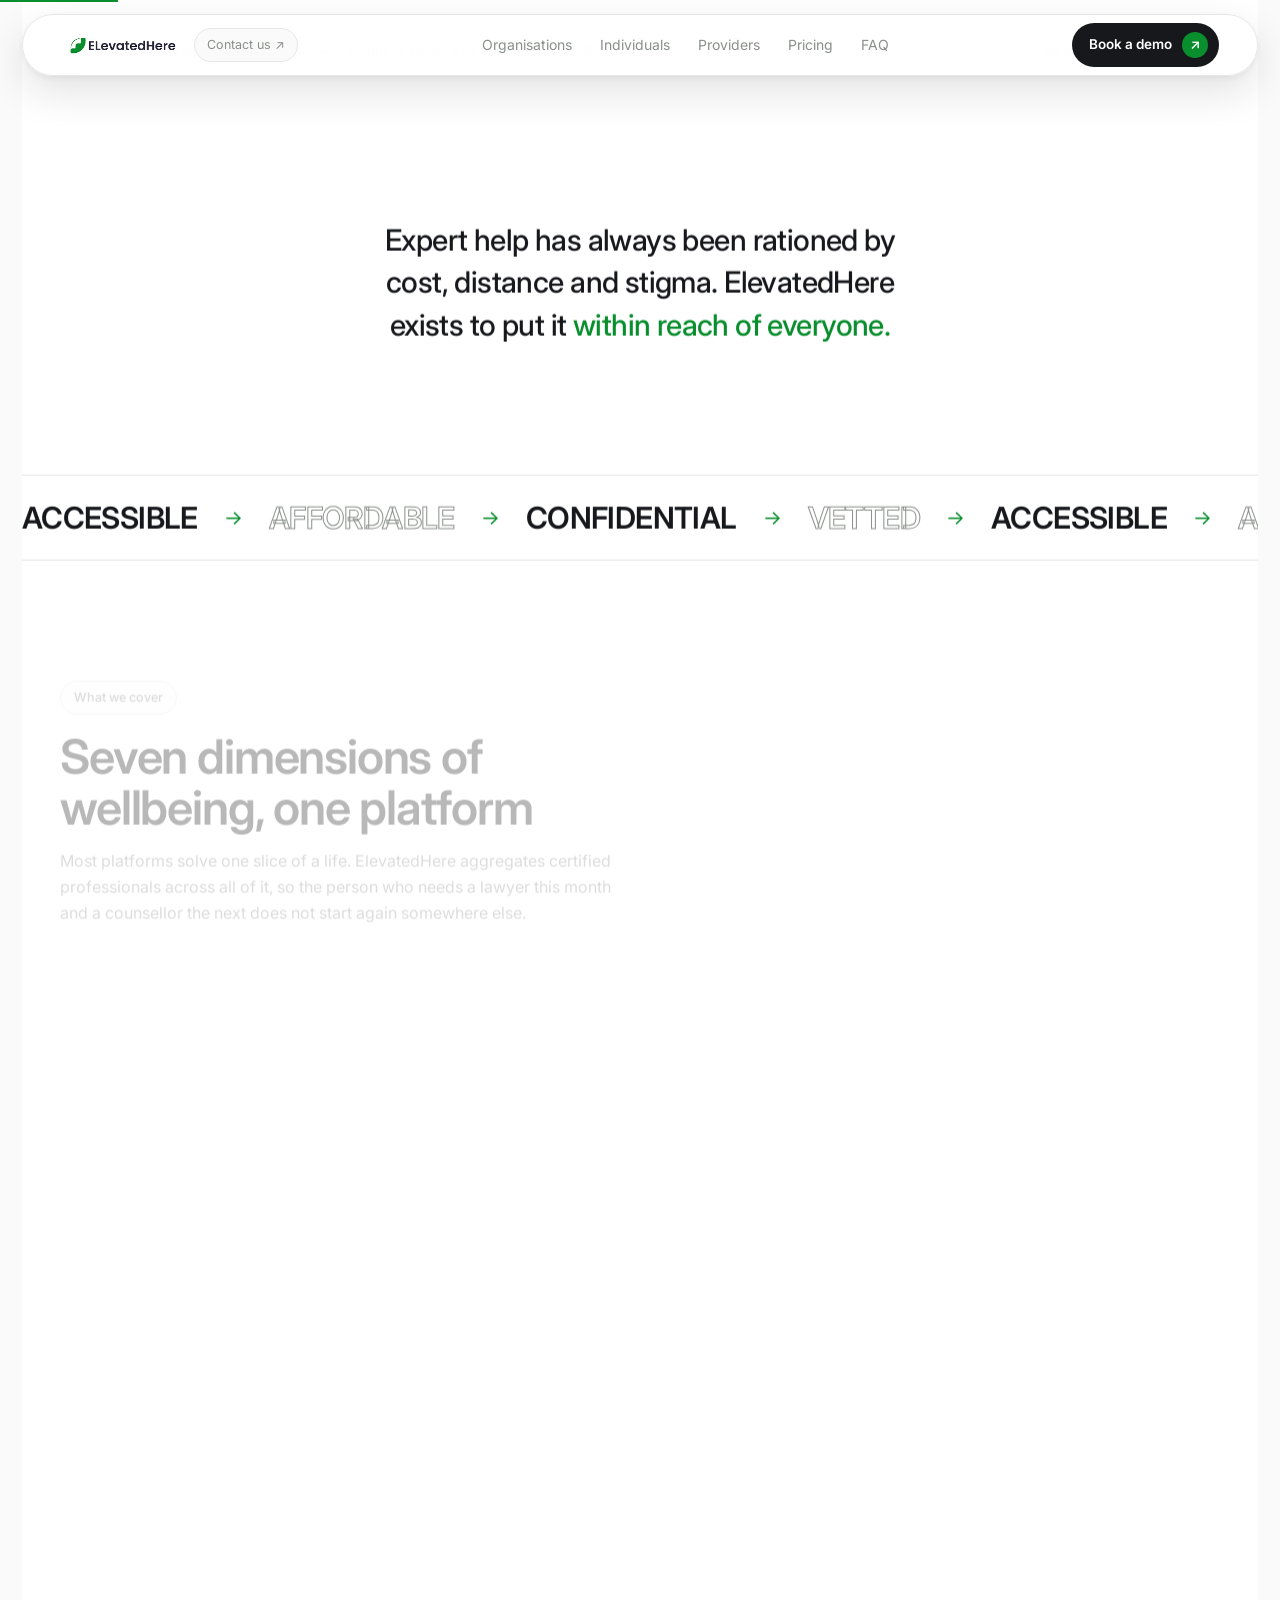
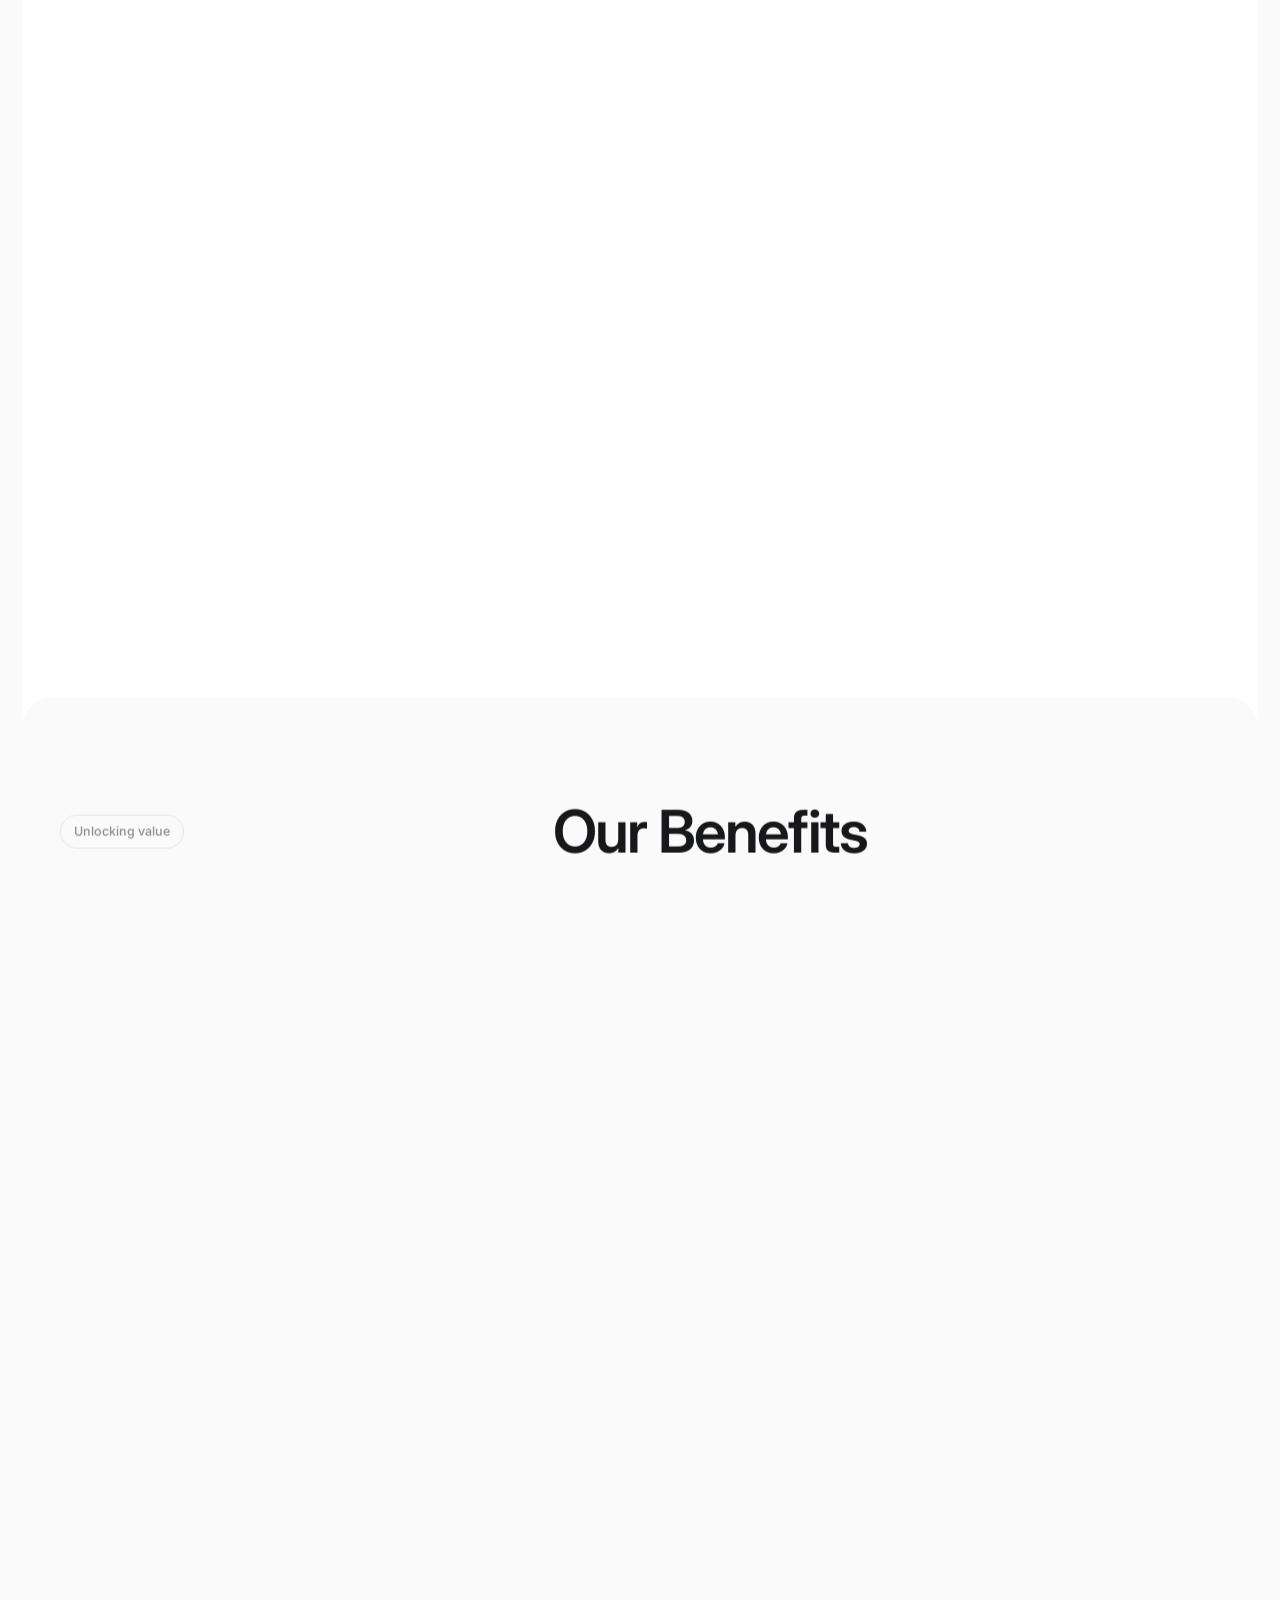
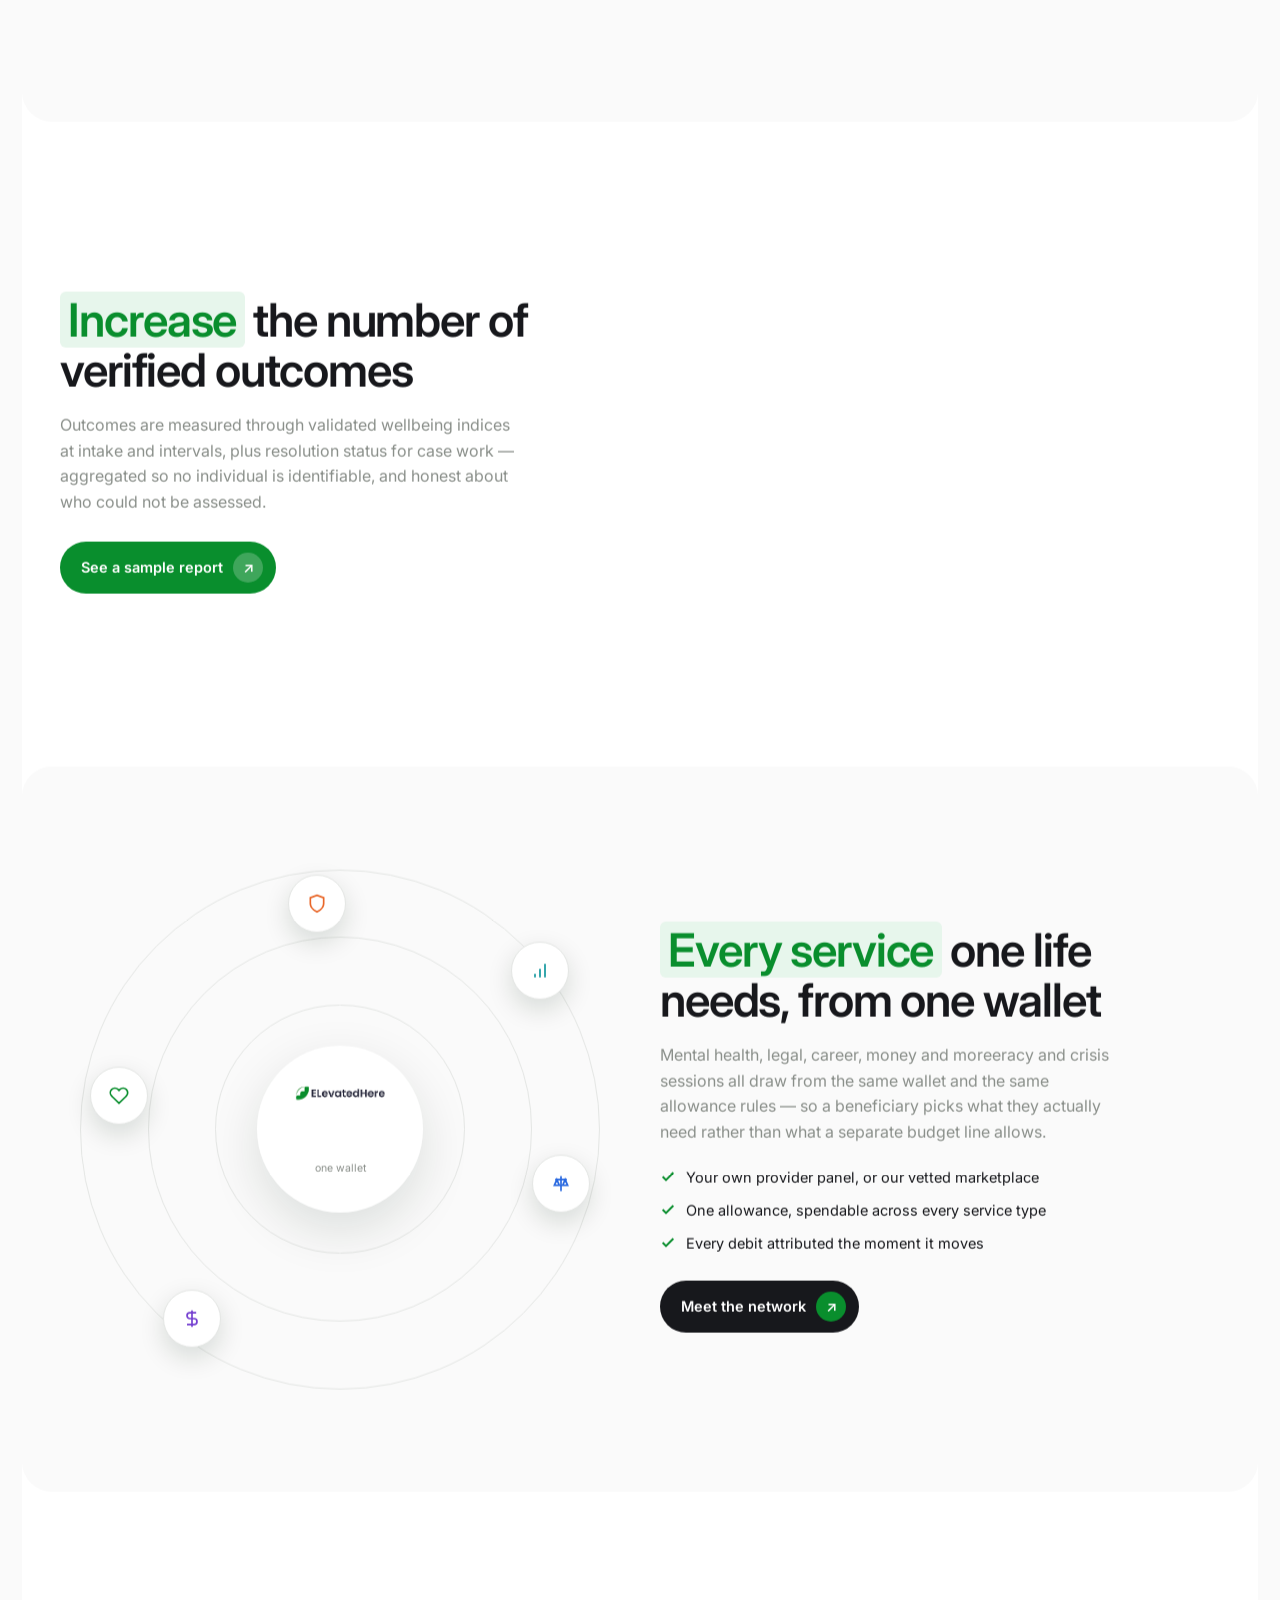
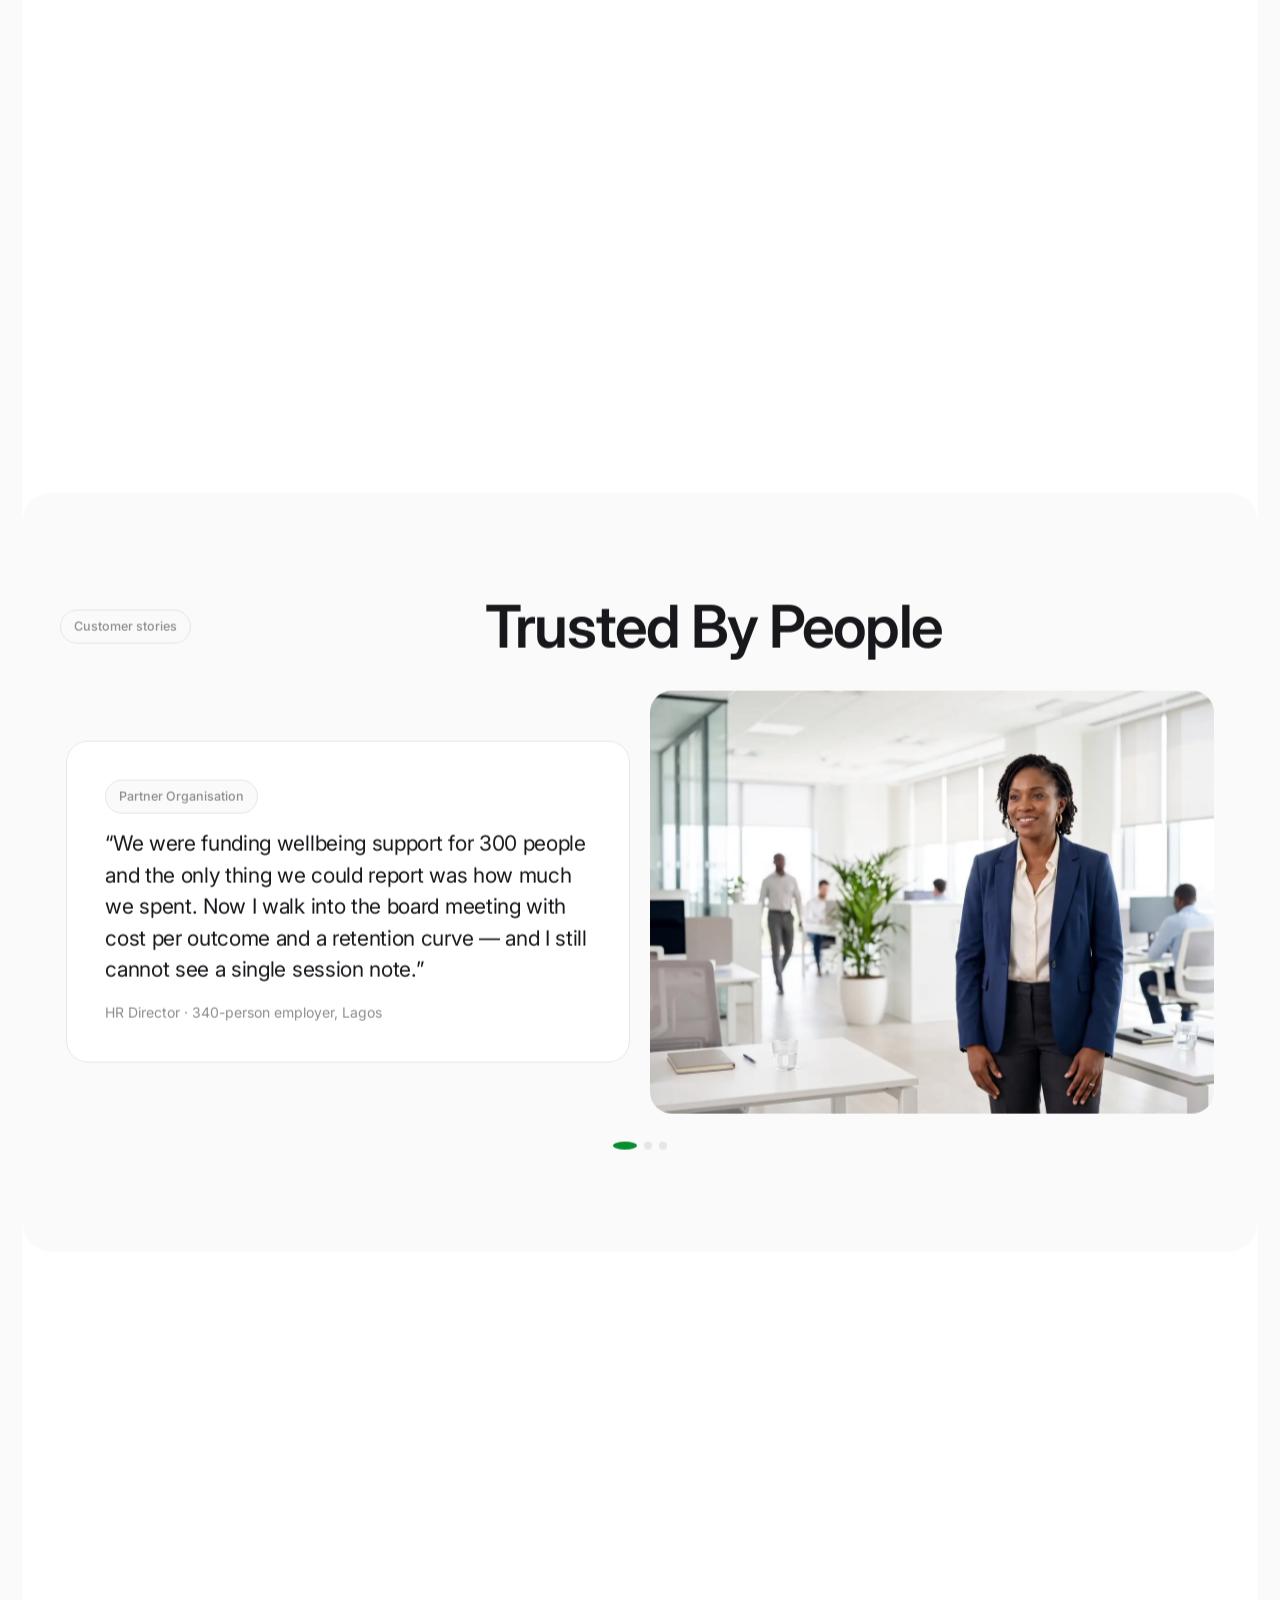
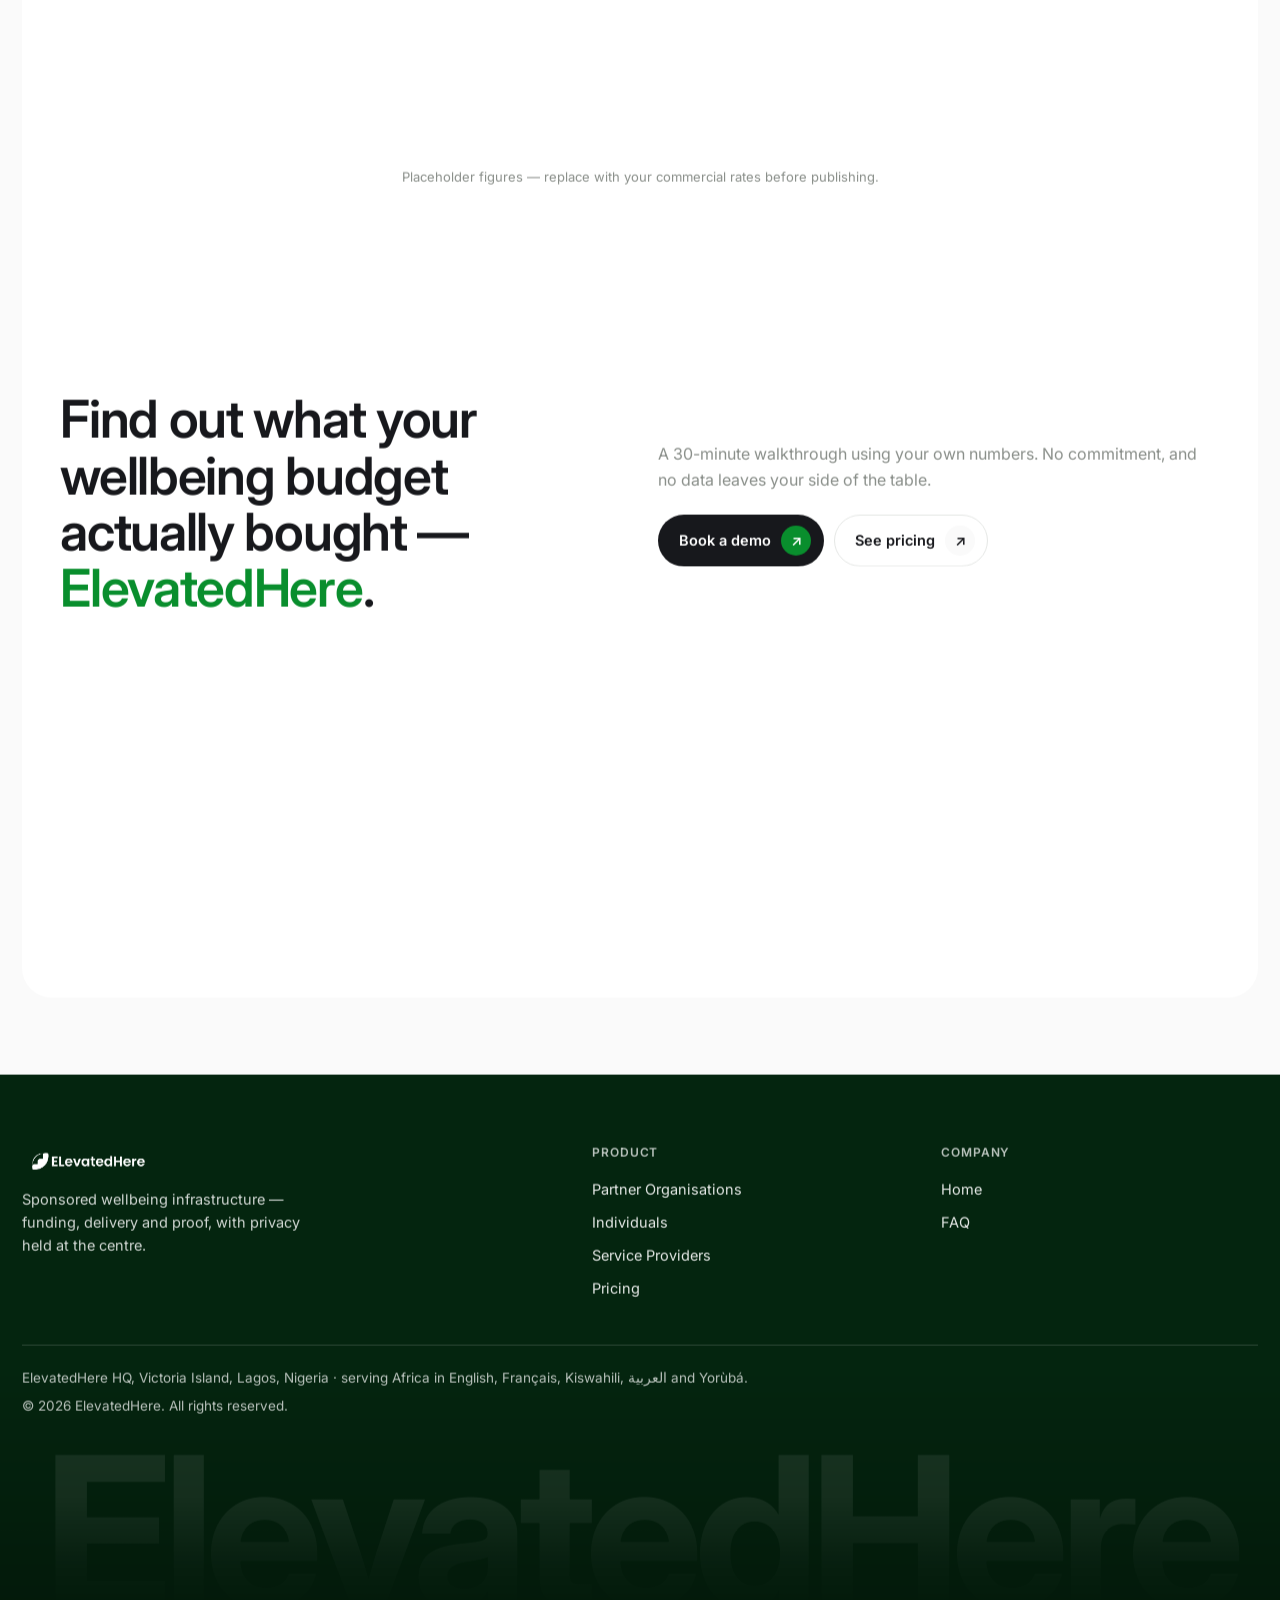
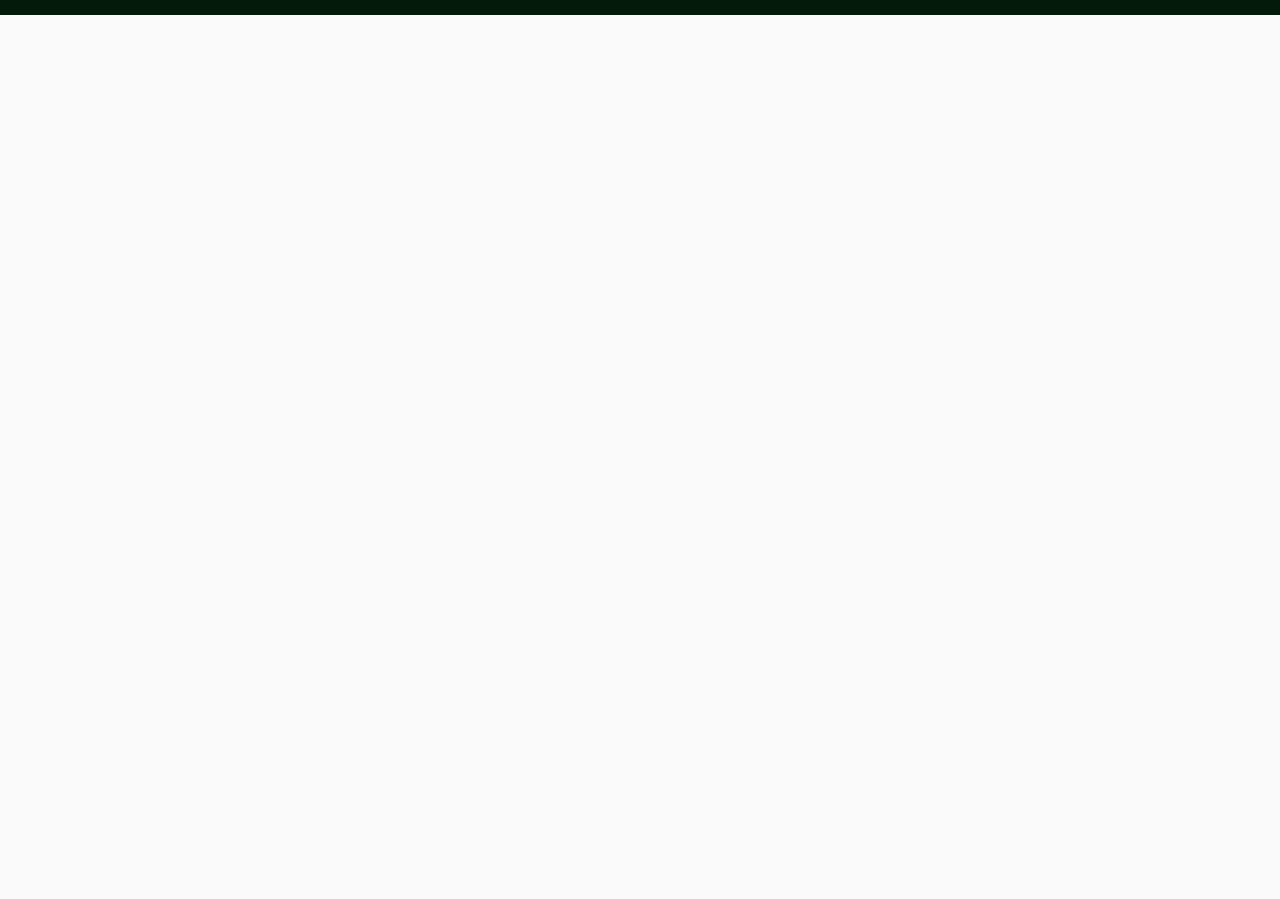
<file: index.html>
<!doctype html>
<html lang="en">
<head>
<meta charset="utf-8">
<meta name="viewport" content="width=device-width, initial-scale=1">
<title>ElevatedHere — Empowering Lives, Anytime, Anywhere.</title>
<meta name="description" content="Africa's social impact and wellness platform. Book vetted professionals across mental health, legal, career, personal growth, money, relationships and physical wellbeing — in your language, in your currency, by video, voice or chat.">
<link rel="preconnect" href="https://fonts.googleapis.com">
<link rel="preconnect" href="https://fonts.gstatic.com" crossorigin>
<link href="https://fonts.googleapis.com/css2?family=Inter:wght@400;500;600;700&display=swap" rel="stylesheet">
<link rel="stylesheet" href="assets/styles.css">
<link rel="stylesheet" href="assets/components.css">
</head>
<body>

<div class="progress"><i></i></div>

<nav class="nav">
  <div class="nav-inner">
    <a class="logo" href="index.html"><img src="assets/logo-dark.png" alt="ElevatedHere"></a>
    <a class="chip" href="#demo">Contact us ↗</a>
    <div class="nav-links">
      <a href="partner-organisations.html">Organisations</a>
      <a href="beneficiaries.html">Individuals</a>
      <a href="providers.html">Providers</a>
      <a href="pricing.html">Pricing</a>
      <a href="faq.html">FAQ</a>
    </div>
    <a class="btn btn-dark btn-sm" href="#demo">Book a demo <span class="cap">↗</span></a>
    <button class="nav-toggle" aria-label="Menu" aria-expanded="false"><span></span><span></span></button>
  </div>
</nav>

<div class="wrap"><div class="shell">

  <!-- ================= HERO ================= -->
  <header class="hero">
    <div class="hero-grid">
      <div class="hero-left">
        <h1>
          <span class="line"><span>Every part of your life</span></span>
          <span class="line"><span>deserves an <em class="hl" style="font-style:normal">expert</em>.</span></span>
          <span class="line"><span>Anytime, anywhere.</span></span>
        </h1>
        <p class="hero-sub fade-up d1">ElevatedHere brings <b>vetted African professionals</b> into one place &mdash; across mental health, legal, career, personal growth, money, relationships and physical wellbeing. Book by <b>video, voice or chat</b>, in your language and your currency. <b>Pay yourself, or let an employer, programme or insurer cover it.</b></p>
        <div class="hero-actions fade-up d2">
          <a class="btn btn-dark" href="beneficiaries.html">Find a professional <span class="cap">↗</span></a>
          <a class="btn btn-light" href="#dimensions">See what we cover <span class="cap">↗</span></a>
        </div>
        <div class="hero-tags fade-up d3">
          <span class="tag">Vetted &amp; credentialed</span>
          <span class="tag on">Confidential by design</span>
          <span class="tag">Multi-language &amp; multi-currency</span>
        </div>
      </div>

      <div class="hero-media fade-up d2">
        <div class="hero-orbs">
          <div class="orb"><svg width="18" height="18" viewBox="0 0 24 24" fill="none" stroke="#098e2d" stroke-width="2"><path d="M20.8 4.6a5.5 5.5 0 0 0-7.8 0L12 5.7l-1-1.1a5.5 5.5 0 0 0-7.8 7.8l1 1.1L12 21l7.8-7.5 1-1.1a5.5 5.5 0 0 0 0-7.8z"/></svg></div>
          <div class="orb"><svg width="18" height="18" viewBox="0 0 24 24" fill="none" stroke="#098e2d" stroke-width="2"><path d="M12 22s8-4 8-10V5l-8-3-8 3v7c0 6 8 10 8 10z"/></svg></div>
          <div class="orb"><svg width="18" height="18" viewBox="0 0 24 24" fill="none" stroke="#098e2d" stroke-width="2"><path d="M3 3v18h18"/><path d="m7 15 4-4 3 3 5-6"/></svg></div>
        </div>

        <div class="col up">
          <div class="pcard"><img src="assets/img/hero-1.webp" alt="A counselling conversation"><span class="x">×</span><span class="say">Book a session <i>↙</i></span></div>
          <div class="pcard"><img src="assets/img/hero-2.webp" alt="A provider with a client"><span class="x">×</span></div>
          <div class="pcard"><img src="assets/img/hero-3.webp" alt="A beneficiary portrait"><span class="x">×</span><span class="say">Private by default <i>↙</i></span></div>
        </div>

        <div class="col down">
          <div class="pcard"><img src="assets/img/hero-4.webp" alt="A team planning a programme"><span class="x">×</span><span class="say">See the impact <i>↙</i></span></div>
          <div class="pcard"><img src="assets/img/hero-5.webp" alt="A beneficiary reflecting"><span class="x">×</span></div>
          <div class="pcard"><img src="assets/img/hero-6.webp" alt="A practitioner portrait"><span class="x">×</span><span class="say">Verified provider <i>↙</i></span></div>
        </div>
      </div>
    </div>

    <div class="hero-tags" style="justify-content:space-between;padding:0 clamp(20px,4vw,56px) 30px">
      <span class="muted" style="font-size:13px">English &middot; Fran&ccedil;ais &middot; Kiswahili &middot; العربية &middot; Yor&ugrave;b&aacute; &nbsp;|&nbsp; NGN &middot; KES &middot; ZAR &middot; GHS &middot; USD &middot; EUR</span>
      <span class="muted" style="font-size:13px">elevatedhere.com ↗</span>
    </div>
  </header>

  <!-- ================= word-highlight statement ================= -->
  <section class="statement wide">
    <p data-words data-green="within|reach|of|everyone">Expert help has always been rationed by cost, distance and stigma. ElevatedHere exists to put it within reach of everyone.</p>
  </section>

  <!-- ================= ticker ================= -->
  <div class="ticker">
    <div class="ticker-track">
      <b>ACCESSIBLE</b><i>→</i><b class="out">AFFORDABLE</b><i>→</i><b>CONFIDENTIAL</b><i>→</i><b class="out">VETTED</b><i>→</i>
    </div>
  </div>

  <!-- ================= eight dimensions ================= -->
<section class="section" id="dimensions">
  <div class="shead reveal">
    <span class="eyebrow">What we cover</span>
    <h2>Seven dimensions of wellbeing, one platform</h2>
    <p>Most platforms solve one slice of a life. ElevatedHere aggregates certified professionals across all of it, so the person who needs a lawyer this month and a counsellor the next does not start again somewhere else.</p>
  </div>
  <div class="cards dim-grid dim-7 stagger">
    <div class="card">
      <h3>Mental health</h3>
      <p>Counselling and clinical support for anxiety, depression, trauma, grief and relationships.</p>
    </div>
    <div class="card">
      <h3>Legal &amp; human rights</h3>
      <p>Advice, representation and alternative dispute resolution with vetted lawyers and neutrals.</p>
    </div>
    <div class="card">
      <h3>Career &amp; business</h3>
      <p>Career coaching, business mentorship and founder support, from first job to fundraising.</p>
    </div>
    <div class="card">
      <h3>Personal development</h3>
      <p>Direction, confidence and the transitions that are not a clinical problem but still weigh.</p>
    </div>
    <div class="card">
      <h3>Financial literacy</h3>
      <p>Practical money guidance &mdash; budgeting, debt, saving and planning with people who know the local picture.</p>
    </div>
    <div class="card">
      <h3>Social &amp; relational</h3>
      <p>Parenting, couples, family and the ordinary relationships that hold a life together.</p>
    </div>
    <div class="card">
      <h3>Physical wellness</h3>
      <p>Nutrition, chronic-condition support and non-clinical consultations on women&rsquo;s and general health.</p>
    </div>
  </div>
</section>

<!-- ================= how it is paid for ================= -->
<section class="section" id="paying">
  <div class="shead reveal">
    <span class="eyebrow">Paying for it</span>
    <h2>Four ways a session gets paid for</h2>
    <p>Cost is the reason most people never book. There is more than one route to a session, and the platform treats them all the same once you are in it.</p>
  </div>
  <div class="cards pay-grid stagger">
    <div class="card"><h3>You pay</h3><p>Top up a wallet or take a subscription, in your own currency, by card, transfer or mobile money. Session-by-session or a package.</p></div>
    <div class="card"><h3>Your employer pays</h3><p>An allowance from a workplace wellness programme. They see that it was used, never what was said.</p></div>
    <div class="card"><h3>A programme pays</h3><p>An NGO, a government ministry or a funder covers a cohort. You claim your place and book like anyone else.</p></div>
    <div class="card"><h3>Insurance pays</h3><p>Check eligibility, submit a claim or get reimbursed, with insurers integrated directly where cover exists.</p></div>
  </div>
</section>

<!-- ================= platform capabilities ================= -->
<section class="section" id="platform">
  <div class="shead reveal">
    <span class="eyebrow">The platform</span>
    <h2>What sits behind a session</h2>
    <p>Finding the right professional is the hard part. Most of what follows is plumbing &mdash; and the plumbing is where access is usually lost.</p>
  </div>
  <div class="cards cap-grid stagger">
    <div class="card">
      <h3>Video, voice or chat</h3>
      <p>Sessions run the way the person wants them to, with secure messaging between appointments. Group sessions and webinars too.</p>
    </div>
    <div class="card">
      <h3>AI that points you somewhere</h3>
      <p>Automated intake, smart matching on need, language, availability and history, plus a wellness buddy that keeps you accountable between sessions.</p>
    </div>
    <div class="card">
      <h3>Community and events</h3>
      <p>Moderated, anonymous peer forums by topic, and live group events professionals can host, launch and charge for.</p>
    </div>
    <div class="card">
      <h3>Insurance built in</h3>
      <p>Eligibility checks, digital claims and reconciliation with insurers, so cover you already hold actually gets used.</p>
    </div>
    <div class="card">
      <h3>Your language, your money</h3>
      <p>English, Fran&ccedil;ais, Kiswahili, العربية and Yor&ugrave;b&aacute;. NGN, KES, ZAR, GHS, USD and EUR, by card, transfer, wallet or mobile money.</p>
    </div>
    <div class="card">
      <h3>Built to be reachable</h3>
      <p>Text-to-speech, high-contrast and keyboard paths throughout, on connections and devices that are not the newest.</p>
    </div>
  </div>
</section>

<!-- ================= who it is for ================= -->
<section class="section">
  <div class="shead reveal">
    <span class="eyebrow">Who it is for</span>
    <h2>Three ways in, one standard of care</h2>
    <p>Individuals come for themselves. Professionals come to run a practice. Organisations come to put a programme behind their people. Everyone meets in the same vetted network.</p>
  </div>
  <div class="cards stagger">
    <a class="card" href="beneficiaries.html">
      <h3>Individuals &amp; families</h3>
      <p>Find someone who fits, book around your own week, and keep what you say in a session to yourself. Pay yourself or use cover you already have.</p>
      <span class="card-link">For individuals <span>&rarr;</span></span>
    </a>
    <a class="card" href="providers.html">
      <h3>Professionals</h3>
      <p>Therapists, coaches, lawyers, neutrals and nutritionists. Credentialing, scheduling, records, billing and payouts in one practice.</p>
      <span class="card-link">For professionals <span>&rarr;</span></span>
    </a>
    <a class="card" href="partner-organisations.html">
      <h3>Organisations &amp; programmes</h3>
      <p>Employers, NGOs, funders and ministries. Fund a cohort, administer it, and see anonymised trends and return &mdash; never individual records.</p>
      <span class="card-link">For organisations <span>&rarr;</span></span>
    </a>
  </div>
</section>

<!-- ================= big statement + split card ================= -->
  <section class="section">
    <h2 class="big reveal" style="margin-bottom:36px">Introducing <span class="mark">impact intelligence</span> for wellbeing</h2>
    <div class="split">
      <span class="sw">Real</span>
      <div class="slot"><div class="pcard"><img loading="lazy" decoding="async" src="assets/img/split-card.webp" alt="A beneficiary of a sponsored programme"></div></div>
      <span class="sw">Outcomes</span>
    </div>
  </section>

  <!-- ================= benefits stack ================= -->
  <section class="section" id="benefits" style="background:var(--tile);border-radius:var(--r-xl)">
    <div style="display:flex;justify-content:space-between;align-items:center;gap:16px;flex-wrap:wrap">
      <span class="eyebrow">Unlocking value</span>
      <h2 class="big" style="flex:1;min-width:260px">Our Benefits</h2>
    </div>

    <div style="margin-top:34px">
      <div class="brow">
        <div class="bleft">
          <div class="bicon"><svg width="20" height="20" viewBox="0 0 24 24" fill="none" stroke="#fff" stroke-width="2"><path d="M13 2 3 14h9l-1 8 10-12h-9z"/></svg></div>
          <div><span class="btag">activation</span><p>Most sponsored benefits fail quietly — funded, announced, never used. Cohort invitations, consent tracking and re-engagement prompts turn enrolment into actual bookings.</p></div>
        </div>
        <div class="bright"><div><small>We are here to</small><b>Turn budget into uptake</b></div></div>
      </div>

      <div class="brow">
        <div class="bleft">
          <div class="bicon"><svg width="20" height="20" viewBox="0 0 24 24" fill="none" stroke="#fff" stroke-width="2"><path d="M12 22s8-4 8-10V5l-8-3-8 3v7c0 6 8 10 8 10z"/></svg></div>
          <div><span class="btag">trust</span><p>People use a benefit when they are certain their employer cannot read it. Session content is structurally absent from your workspace — not a locked row someone could argue their way into.</p></div>
        </div>
        <div class="bright"><div><small>We are here to</small><b>Protect what was said</b></div></div>
      </div>

      <div class="brow">
        <div class="bleft">
          <div class="bicon"><svg width="20" height="20" viewBox="0 0 24 24" fill="none" stroke="#fff" stroke-width="2"><rect x="2" y="5" width="20" height="14" rx="2"/><path d="M2 10h20"/></svg></div>
          <div><span class="btag">control</span><p>Every naira sits in one of five states and they reconcile on screen. Escrow holds funds until a session is delivered, and fees, VAT and levies are shown before you confirm anything.</p></div>
        </div>
        <div class="bright"><div><small>We are here to</small><b>Make the money legible</b></div></div>
      </div>

      <div class="brow">
        <div class="bleft">
          <div class="bicon"><svg width="20" height="20" viewBox="0 0 24 24" fill="none" stroke="#fff" stroke-width="2"><path d="M3 3v18h18"/><path d="m7 15 4-4 3 3 5-6"/></svg></div>
          <div><span class="btag">proof</span><p>Cost per beneficiary, per session, per case and per outcome — each with the denominator shown, benchmarked against your own history, and exportable as a funder-ready pack.</p></div>
        </div>
        <div class="bright"><div><small>We are here to</small><b>Prove the return</b></div></div>
      </div>
    </div>
  </section>

  <!-- ================= cluster: outcomes ================= -->
  <section class="section">
    <div class="duo" class="reveal">
      <div>
        <h2 style="font-size:clamp(28px,4vw,46px)"><span class="mark">Increase</span> the number of verified outcomes</h2>
        <p class="muted" style="margin-top:18px;max-width:46ch">Outcomes are measured through validated wellbeing indices at intake and intervals, plus resolution status for case work — aggregated so no individual is identifiable, and honest about who could not be assessed.</p>
        <div class="hero-actions" style="margin-top:26px">
          <a class="btn btn-green" href="#demo">See a sample report <span class="cap">↗</span></a>
        </div>
      </div>
      <div class="cluster">
        <div class="cl" style="left:4%;top:4%;width:56%;--fy:34px">
          <div class="pcard" style="aspect-ratio:16/11;border-radius:10px"><img loading="lazy" decoding="async" src="assets/img/cluster-main.webp" alt="A provider in session"></div>
        </div>
        <div class="cl" style="right:2%;top:16%;width:38%;--fx:30px">
          <div style="font-size:10px;font-weight:600;color:var(--grey);letter-spacing:.05em">WELLBEING</div>
          <div style="font-size:26px;font-weight:600;letter-spacing:-.02em" data-count="74%">0%</div>
          <div style="font-size:11px;color:var(--green);font-weight:600">↑ +5 pts this quarter</div>
        </div>
        <div class="cl" style="left:10%;bottom:6%;width:52%;--fy:40px">
          <div style="display:flex;gap:8px;align-items:center">
            <div style="width:30px;height:30px;border-radius:50%;background:var(--green-100);display:grid;place-items:center;color:var(--green);font-size:12px;font-weight:700">★</div>
            <div><div style="font-size:12px;font-weight:600">4.6 / 5 satisfaction</div><div style="font-size:10.5px;color:var(--grey)">412 post-session ratings</div></div>
          </div>
        </div>
        <div class="cl" style="right:6%;bottom:16%;width:42%;--fx:26px;--fy:20px">
          <div style="font-size:10px;font-weight:600;color:var(--grey);letter-spacing:.05em">COST PER OUTCOME</div>
          <div style="font-size:22px;font-weight:600;letter-spacing:-.02em" data-count="₦142,000">₦0</div>
          <div style="font-size:11px;color:var(--green);font-weight:600">↓ 10% cheaper</div>
        </div>
      </div>
    </div>
  </section>

  <!-- ================= orbit: every service, one wallet ================= -->
  <section class="section" style="background:var(--tile);border-radius:var(--r-xl)">
    <div class="duo" class="reveal">
      <div class="orbit">
        <div class="ring"></div><div class="ring r2"></div><div class="ring r3"></div>
        <div class="spin">
          <div class="sat" style="left:2%;top:38%"><span><svg width="20" height="20" viewBox="0 0 24 24" fill="none" stroke="#098e2d" stroke-width="2"><path d="M20.8 4.6a5.5 5.5 0 0 0-7.8 0L12 5.7l-1-1.1a5.5 5.5 0 0 0-7.8 7.8l1 1.1L12 21l7.8-7.5 1-1.1a5.5 5.5 0 0 0 0-7.8z"/></svg></span></div>
          <div class="sat" style="right:6%;top:14%"><span><svg width="20" height="20" viewBox="0 0 24 24" fill="none" stroke="#0f969d" stroke-width="2"><path d="M12 20V10M18 20V4M6 20v-4"/></svg></span></div>
          <div class="sat" style="right:2%;bottom:34%"><span><svg width="20" height="20" viewBox="0 0 24 24" fill="none" stroke="#2868e0" stroke-width="2"><path d="M12 3v18M5 7h14M7 7l-3 7h6zM17 7l-3 7h6z"/></svg></span></div>
        </div>
        <div class="spin rev">
          <div class="sat" style="left:16%;bottom:8%"><span><svg width="20" height="20" viewBox="0 0 24 24" fill="none" stroke="#733dd0" stroke-width="2"><path d="M12 2v20M17 5H9.5a3.5 3.5 0 0 0 0 7h5a3.5 3.5 0 0 1 0 7H6"/></svg></span></div>
          <div class="sat" style="left:40%;top:1%"><span><svg width="20" height="20" viewBox="0 0 24 24" fill="none" stroke="#e96729" stroke-width="2"><path d="M12 22s8-4 8-10V5l-8-3-8 3v7c0 6 8 10 8 10z"/></svg></span></div>
        </div>
        <div class="hub"><img src="assets/logo-dark.png" alt="ElevatedHere"><div style="font-size:10.5px;color:var(--grey);margin-top:6px">one wallet</div></div>
      </div>
      <div>
        <h2 style="font-size:clamp(28px,4vw,46px)"><span class="mark">Every service</span> one life needs, from one wallet</h2>
        <p class="muted" style="margin-top:18px;max-width:46ch">Mental health, legal, career, money and moreeracy and crisis sessions all draw from the same wallet and the same allowance rules — so a beneficiary picks what they actually need rather than what a separate budget line allows.</p>
        <ul class="ticks">
          <li><svg width="16" height="16" viewBox="0 0 24 24" fill="none" stroke="#098e2d" stroke-width="3"><path d="M20 6 9 17l-5-5"/></svg> Your own provider panel, or our vetted marketplace</li>
          <li><svg width="16" height="16" viewBox="0 0 24 24" fill="none" stroke="#098e2d" stroke-width="3"><path d="M20 6 9 17l-5-5"/></svg> One allowance, spendable across every service type</li>
          <li><svg width="16" height="16" viewBox="0 0 24 24" fill="none" stroke="#098e2d" stroke-width="3"><path d="M20 6 9 17l-5-5"/></svg> Every debit attributed the moment it moves</li>
        </ul>
        <div class="hero-actions" style="margin-top:26px">
          <a class="btn btn-dark" href="providers.html">Meet the network <span class="cap">↗</span></a>
        </div>
      </div>
    </div>
  </section>

  <!-- ================= reach statement ================= -->
  <section class="section">
    <div class="duo duo-wide reveal">
      <div>
        <h2 style="font-size:clamp(28px,4.4vw,52px)">Reach up to <span class="hl" data-count="78%">0%</span> of the people you fund</h2>
        <p class="muted" style="margin-top:18px;max-width:46ch">Activation is the number that decides whether a wellbeing budget was worth spending. Invitations, consent, cohort nudges and re-engagement are all instrumented, so you can see exactly where people fall away — and do something about it.</p>
        <div class="hero-actions" style="margin-top:26px">
          <a class="btn btn-dark" href="#demo">Book a demo <span class="cap">↗</span></a>
          <a class="btn btn-light" href="partner-organisations.html">For organisations <span class="cap">↗</span></a>
        </div>
      </div>
      <figure class="funnel reveal">
        <figcaption>
          <span class="fn-title">Engagement funnel</span>
          <span class="fn-sub">One cohort &middot; 90 days</span>
        </figcaption>
        <div class="fn-plot">
          <div class="fn-row">
            <span class="fn-stage">Invited</span>
            <span class="fn-track"><i style="width:100.0%;background:#62ba82"></i></span>
            <span class="fn-val">368</span>
            <span class="fn-tip" role="tooltip">Invited &middot; 368 of 368 (100%) &mdash; invitations sent</span>
          </div>
          <div class="fn-drop"><span>&minus;56</span></div>
          <div class="fn-row">
            <span class="fn-stage">Consented</span>
            <span class="fn-track"><i style="width:84.8%;background:#3aa363"></i></span>
            <span class="fn-val">312</span>
            <span class="fn-tip" role="tooltip">Consented &middot; 312 of 368 (85%) &mdash; agreed to take part</span>
          </div>
          <div class="fn-drop"><span>&minus;25</span></div>
          <div class="fn-row">
            <span class="fn-stage">Activated</span>
            <span class="fn-track"><i style="width:78.0%;background:#1e8c48"></i></span>
            <span class="fn-val">287</span>
            <span class="fn-tip" role="tooltip">Activated &middot; 287 of 368 (78%) &mdash; booked a first session</span>
          </div>
          <div class="fn-drop"><span>&minus;51</span></div>
          <div class="fn-row">
            <span class="fn-stage">Engaged</span>
            <span class="fn-track"><i style="width:64.1%;background:#0c7132"></i></span>
            <span class="fn-val">236</span>
            <span class="fn-tip" role="tooltip">Engaged &middot; 236 of 368 (64%) &mdash; attended more than once</span>
          </div>
          <div class="fn-drop"><span>&minus;55</span></div>
          <div class="fn-row">
            <span class="fn-stage">Retained</span>
            <span class="fn-track"><i style="width:49.2%;background:#02551d"></i></span>
            <span class="fn-val">181</span>
            <span class="fn-tip" role="tooltip">Retained &middot; 181 of 368 (49%) &mdash; still engaged at 90 days</span>
          </div>
        </div>
        <div class="fn-foot"><b>78%</b> of invitations reached a first session. Amber marks where people fell away.</div>
      </figure>
    </div>
  </section>

  <!-- ================= testimonials ================= -->
  <section class="section" style="background:var(--tile);border-radius:var(--r-xl)">
    <div style="display:flex;justify-content:space-between;align-items:center;gap:16px;flex-wrap:wrap;margin-bottom:26px">
      <span class="eyebrow">Customer stories</span>
      <h2 class="big" style="flex:1;min-width:240px">Trusted By People</h2>
    </div>
    <div class="tcar" data-carousel>
      <div class="ttrack">
        <div class="tslide">
          <div class="tquote">
            <span class="eyebrow">Partner Organisation</span>
            <blockquote>“We were funding wellbeing support for 300 people and the only thing we could report was how much we spent. Now I walk into the board meeting with cost per outcome and a retention curve — and I still cannot see a single session note.”</blockquote>
            <p class="muted" style="margin-top:16px;font-size:14px">HR Director · 340-person employer, Lagos</p>
          </div>
          <div class="tphoto"><img loading="lazy" decoding="async" src="assets/img/testimonial-1.webp" alt="Portrait of an HR director"></div>
        </div>
        <div class="tslide">
          <div class="tquote">
            <span class="eyebrow">Programme lead</span>
            <blockquote>“The privacy dial got it past our works council. We could show exactly what management would and would not be able to see, before a single person enrolled.”</blockquote>
            <p class="muted" style="margin-top:16px;font-size:14px">Head of People · manufacturing group, 1,200 staff</p>
          </div>
          <div class="tphoto"><img loading="lazy" decoding="async" src="assets/img/testimonial-2.webp" alt="Two colleagues in conversation"></div>
        </div>
        <div class="tslide">
          <div class="tquote">
            <span class="eyebrow">Provider</span>
            <blockquote>“Half my practice used to be admin — invoicing HR departments and waiting sixty days. Here the money is already sitting in escrow before I open the session.”</blockquote>
            <p class="muted" style="margin-top:16px;font-size:14px">Clinical psychologist · on the network since 2025</p>
          </div>
          <div class="tphoto"><img loading="lazy" decoding="async" src="assets/img/testimonial-3.webp" alt="Portrait of a practitioner"></div>
        </div>
      </div>
    </div>
    <div class="tdots"></div>
  </section>

  <!-- ================= pricing teaser ================= -->
  <section class="section">
    <h2 class="big reveal">Pricing Plans</h2>
    <div class="plans stagger">
      <div class="plan">
        <span class="eyebrow">Basic seat</span>
        <div class="plan-price">₦2,500 <small>/ seat / month</small></div>
        <p class="muted" style="font-size:14px">Mental-health and coaching access, wallet and budget pools, level 1–2 reporting.</p>
        <a class="btn btn-light" style="margin-top:20px" href="pricing.html">Compare plans <span class="cap">↗</span></a>
      </div>
      <div class="plan pro">
        <span class="eyebrow" style="background:#fff">Programme seat</span>
        <div class="plan-price">₦4,200 <small>/ seat / month</small></div>
        <p class="muted" style="font-size:14px">Adds legal support, cohorts and programmes, and the full level 1–4 impact ladder.</p>
        <a class="btn btn-green" style="margin-top:20px" href="pricing.html">Compare plans <span class="cap">↗</span></a>
      </div>
    </div>
    <p class="center muted" style="font-size:13px;margin-top:18px">Placeholder figures — replace with your commercial rates before publishing.</p>
  </section>

  <!-- ================= final CTA + mosaic ================= -->
  <section class="section" id="demo">
    <div class="duo duo-36" class="reveal">
      <h2 style="font-size:clamp(28px,4.4vw,52px)">Find out what your wellbeing budget actually bought — <span class="hl">ElevatedHere</span>.</h2>
      <div>
        <p class="muted">A 30-minute walkthrough using your own numbers. No commitment, and no data leaves your side of the table.</p>
        <div class="hero-actions" style="margin-top:22px">
          <a class="btn btn-dark" href="#demo">Book a demo <span class="cap">↗</span></a>
          <a class="btn btn-light" href="pricing.html">See pricing <span class="cap">↗</span></a>
        </div>
      </div>
    </div>
    <div class="mosaic stagger">
      <div class="pcard"><img loading="lazy" decoding="async" src="assets/img/mosaic-1.webp" alt=""></div>
      <div class="pcard"><img loading="lazy" decoding="async" src="assets/img/mosaic-2.webp" alt=""></div>
      <div class="pcard"><img loading="lazy" decoding="async" src="assets/img/mosaic-3.webp" alt=""></div>
      <div class="pcard"><img loading="lazy" decoding="async" src="assets/img/mosaic-4.webp" alt=""></div>
      <div class="pcard"><img loading="lazy" decoding="async" src="assets/img/mosaic-5.webp" alt=""></div>
      <div class="pcard"><img loading="lazy" decoding="async" src="assets/img/mosaic-6.webp" alt=""></div>
    </div>
  </section>

</div></div>

<footer>
  <div class="wrap">
    <div class="foot-grid">
      <div class="foot-brand">
        <a class="logo" href="index.html" style="height:28px"><img src="assets/logo-light.png" alt="ElevatedHere" style="height:28px"></a>
        <p>Sponsored wellbeing infrastructure &mdash; funding, delivery and proof, with privacy held at the centre.</p>
      </div>
      <div><h4>Product</h4><a href="partner-organisations.html">Partner Organisations</a><a href="beneficiaries.html">Individuals</a><a href="providers.html">Service Providers</a><a href="pricing.html">Pricing</a></div>
      <div><h4>Company</h4><a href="index.html">Home</a><a href="faq.html">FAQ</a></div>
      
    </div>
    <div class="foot-bot">
      <div>
        <div>ElevatedHere HQ, Victoria Island, Lagos, Nigeria &middot; serving Africa in English, Fran&ccedil;ais, Kiswahili, العربية and Yor&ugrave;b&aacute;.</div>
        <div style="margin-top:6px">&copy; 2026 ElevatedHere. All rights reserved.</div>
      </div>
      </div>
  </div>
  <div class="foot-mark" aria-hidden="true">ElevatedHere</div>
</footer>

<script src="assets/app.js"></script>
</body>
</html>
</file>
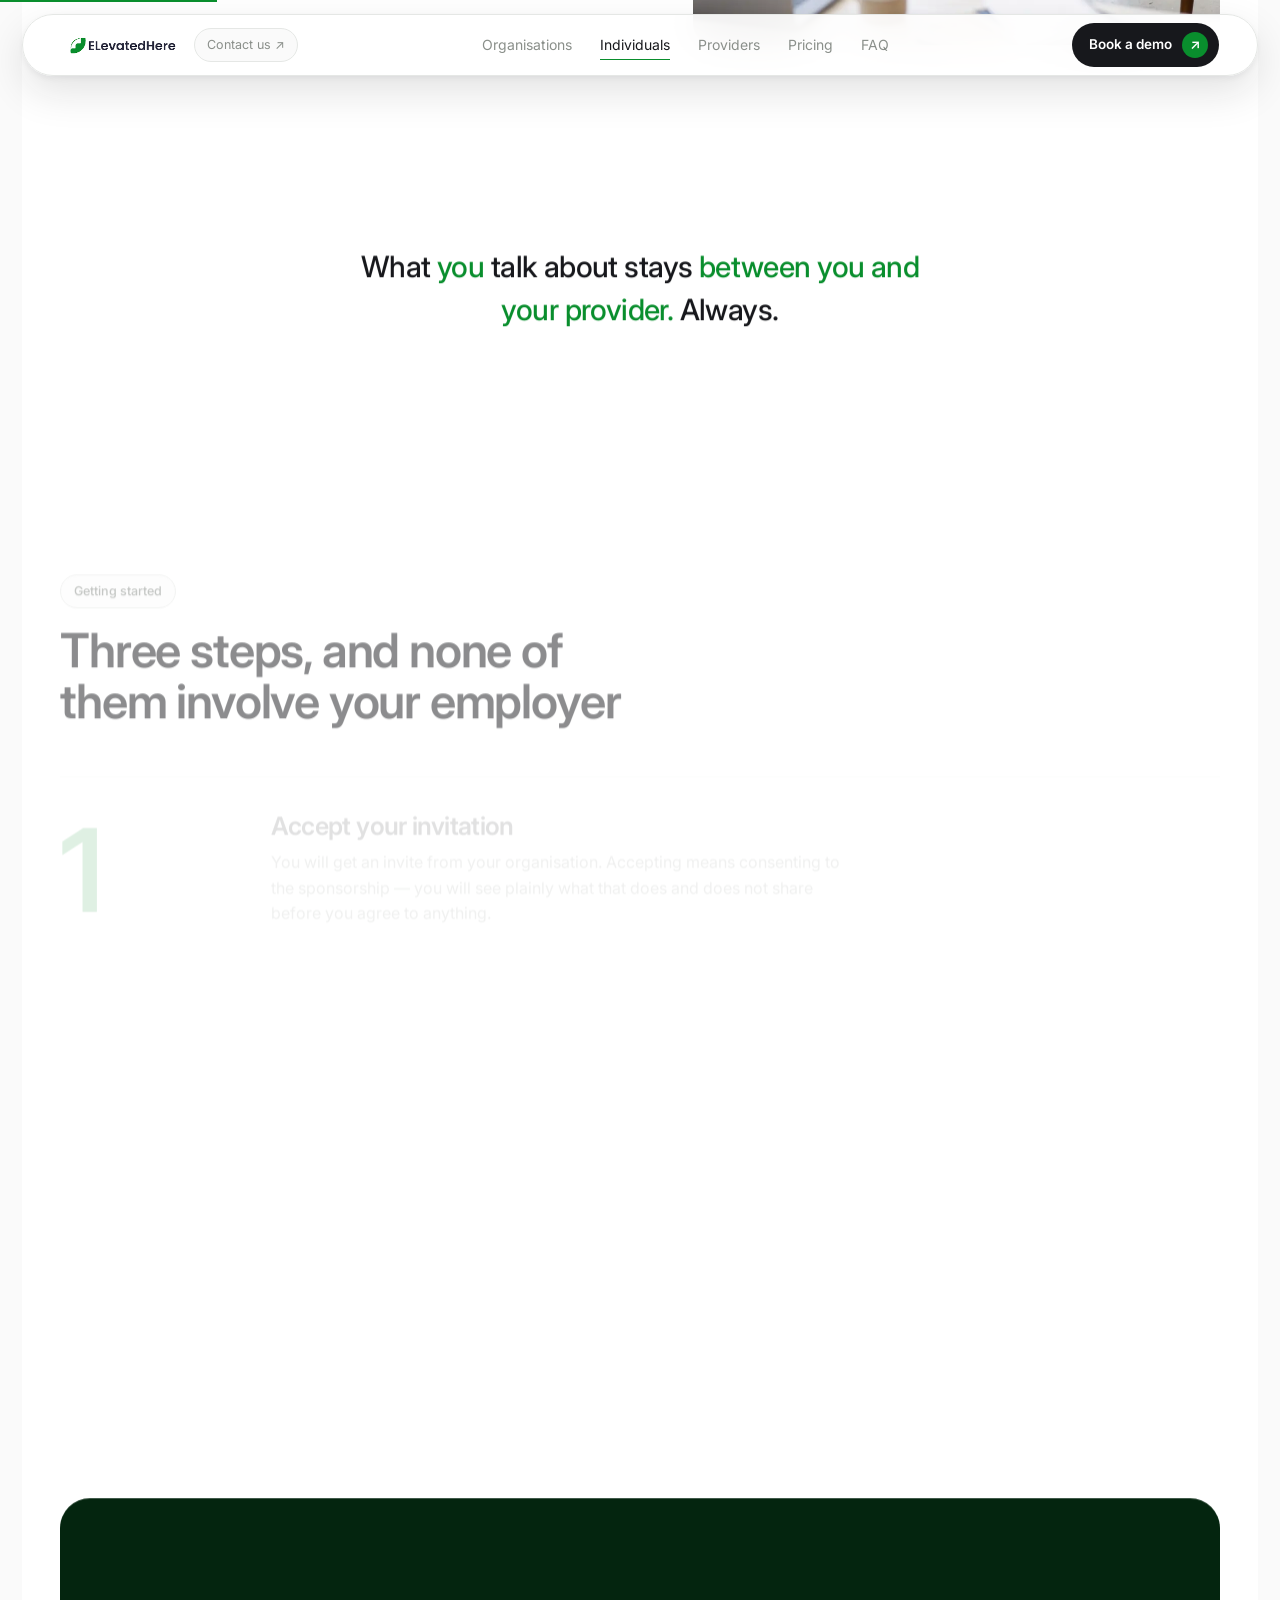
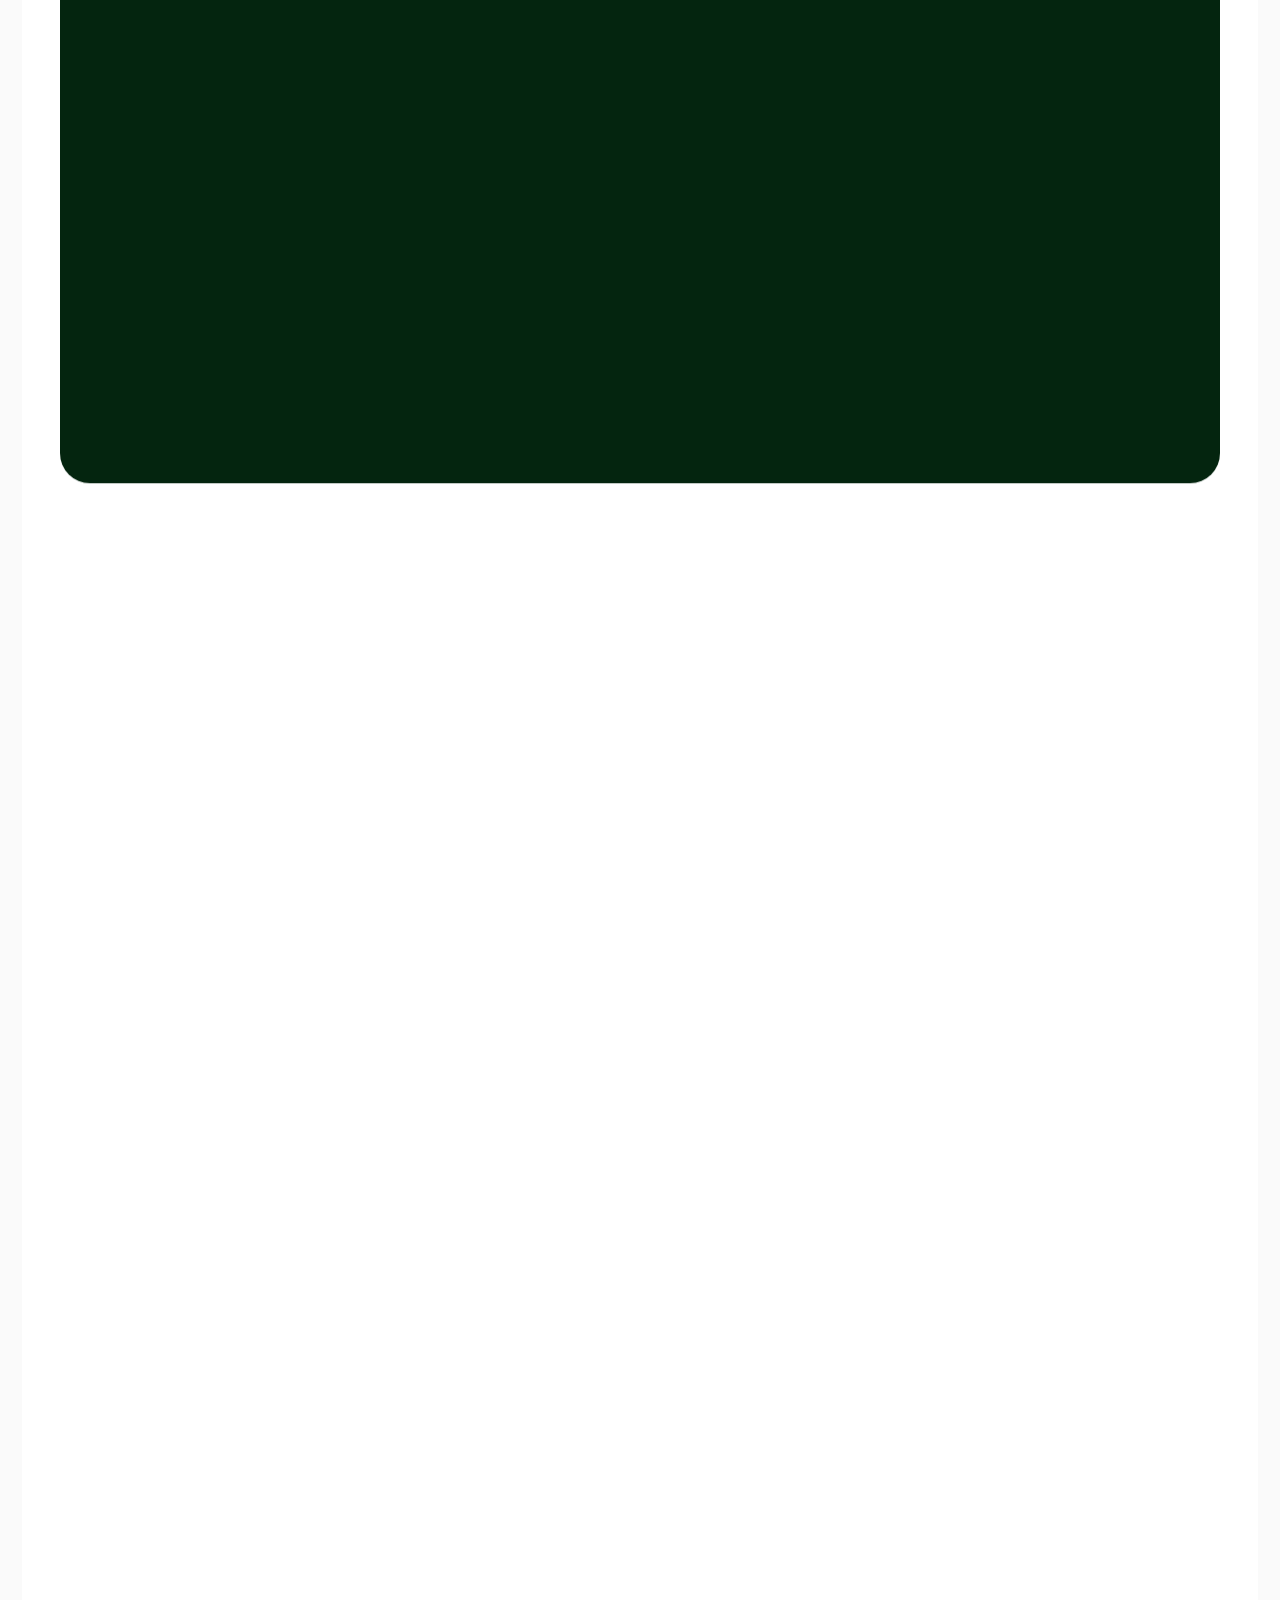
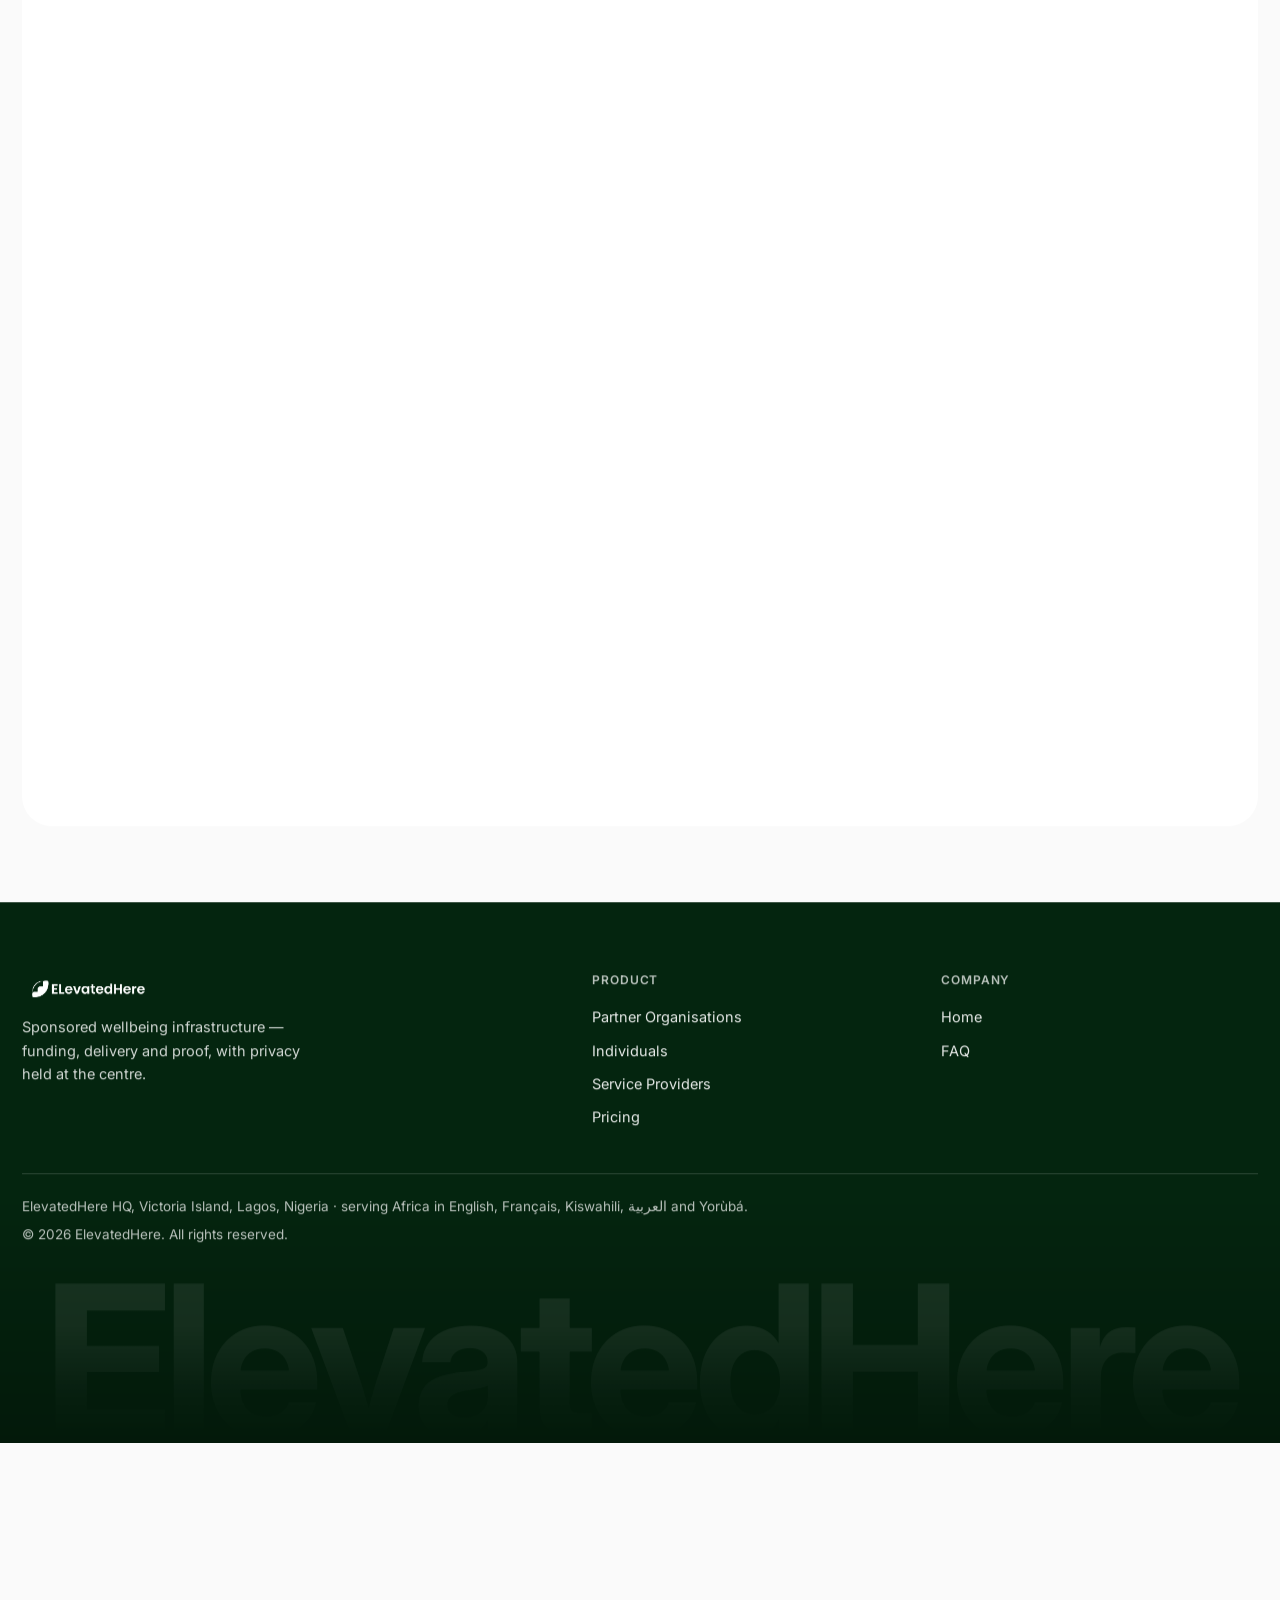
<file: beneficiaries.html>
<!doctype html>
<html lang="en">
<head>
<meta charset="utf-8">
<meta name="viewport" content="width=device-width, initial-scale=1">
<title>For Beneficiaries &mdash; ElevatedHere</title>
<meta name="description" content="Someone is paying for your care. Choose your own provider, book privately, and keep every session to yourself.">
<link rel="preconnect" href="https://fonts.googleapis.com">
<link rel="preconnect" href="https://fonts.gstatic.com" crossorigin>
<link href="https://fonts.googleapis.com/css2?family=Inter:wght@400;500;600;700&display=swap" rel="stylesheet">
<link rel="stylesheet" href="assets/styles.css">
<link rel="stylesheet" href="assets/components.css">
</head>
<body>

<div class="progress"><i></i></div>

<nav class="nav">
  <div class="nav-inner">
    <a class="logo" href="index.html"><img src="assets/logo-dark.png" alt="ElevatedHere"></a>
    <a class="chip" href="#cta">Contact us &#8599;</a>
    <div class="nav-links">
      <a href="partner-organisations.html">Organisations</a>
      <a href="beneficiaries.html" aria-current="page">Individuals</a>
      <a href="providers.html">Providers</a>
      <a href="pricing.html">Pricing</a>
      <a href="faq.html">FAQ</a>
    </div>
    <a class="btn btn-dark btn-sm" href="#cta">Book a demo <span class="cap">&#8599;</span></a>
    <button class="nav-toggle" aria-label="Menu" aria-expanded="false"><span></span><span></span></button>
  </div>
</nav>

<div class="wrap"><div class="shell">

  <header class="phero">
    <div class="phero-grid">
      <div>
        <span class="eyebrow fade-up">For Individuals</span>
        <h1 class="fade-up d1">Your session. <span class="hl">Your terms</span>.</h1>
        <p class="lead fade-up d2">Pay for a session yourself, or use cover from an employer, a programme or an insurer. Either way, <b>what you talk about, who you see, and whether you go at all</b> stays entirely between you and your professional.</p>
        <div class="hero-actions fade-up d3"><a class="btn btn-dark" href="#how">See how it works <span class="cap">&#8599;</span></a><a class="btn btn-light" href="#privacy">What they can see <span class="cap">&#8599;</span></a></div>
      </div>
      <div class="fade-up d2"><div class="pcard" style="aspect-ratio:4/5;border-radius:var(--r-lg)">
        <img src="assets/img/hero-5.webp" alt="A person in a quiet reflective moment">
      </div></div>
    </div>
  </header>

  <section class="statement wide">
    <p data-words data-green="between|you|and|your|provider">What you talk about stays between you and your provider. Always.</p>
  </section>

  <section class="section" id="how">
    <div class="shead reveal">
      <span class="eyebrow">Getting started</span>
      <h2>Three steps, and none of them involve your employer</h2>
    </div>
    <div class="steps">
      <div class="step reveal"><div class="step-n">1</div><div><h3>Accept your invitation</h3><p>You will get an invite from your organisation. Accepting means consenting to the sponsorship &mdash; you will see plainly what that does and does not share before you agree to anything.</p></div></div>
      <div class="step reveal"><div class="step-n">2</div><div><h3>Choose your own provider</h3><p>Browse counsellors, coaches, lawyers and other professionals by specialism, language and availability. Nobody assigns you to anyone. If the fit is wrong, change &mdash; that is not reported anywhere.</p></div></div>
      <div class="step reveal"><div class="step-n">3</div><div><h3>Book, attend, and that is it</h3><p>Your allowance covers the session. No claim to file, no receipt to hand in, and no invoice with your name on it landing on a manager&rsquo;s desk.</p></div></div>
    </div>
  </section>

  <section class="section" id="privacy">
    <div class="dark" style="padding-block:clamp(40px,6vw,76px)">
      <div class="shead reveal">
        <span class="eyebrow">Straight answer</span>
        <h2>What your organisation <span class="mark">can and cannot</span> see</h2>
        <p>You deserve this in plain language rather than buried in a policy document.</p>
      </div>
      <div class="split-2 stagger">
        <div class="tier t-agg"><h4>They can see</h4><p>That you enrolled and whether you have used the benefit. How much of the allowance they funded has been spent. Outcome trends across groups of five or more &mdash; never traceable to you.</p></div>
        <div class="tier t-private"><h4>They can never see</h4><p>What you said. Your notes, recordings, chat, assessments, diagnoses or case evidence. Which provider you chose or what you went for. This is not a setting anyone can switch on.</p></div>
      </div>
      <div class="note reveal">
        <svg width="17" height="17" viewBox="0 0 24 24" fill="none" stroke="#7fe39b" stroke-width="2"><path d="M12 22s8-4 8-10V5l-8-3-8 3v7c0 6 8 10 8 10z"/></svg>
        If your organisation ever widens what it can see, you will be asked to consent again first. Declining does not remove your benefit.
      </div>
    </div>
  </section>

  <section class="section">
    <div class="shead reveal"><span class="eyebrow">What is covered</span><h2>More than counselling</h2><p>What is available depends on what your organisation funded &mdash; you will see your own list when you sign in.</p></div>
    <div class="cards stagger">
      <div class="card"><div class="icon-chip" style="background:var(--green-100)"><svg width="20" height="20" viewBox="0 0 24 24" fill="none" stroke="#098e2d" stroke-width="2"><path d="M20.8 4.6a5.5 5.5 0 0 0-7.8 0L12 5.7l-1-1.1a5.5 5.5 0 0 0-7.8 7.8l1 1.1L12 21l7.8-7.5 1-1.1a5.5 5.5 0 0 0 0-7.8z"/></svg></div><h3>Mental health</h3><p>Individual sessions, follow-ups and crisis appointments with licensed practitioners.</p></div>
      <div class="card"><div class="icon-chip" style="background:#e0f2f3"><svg width="20" height="20" viewBox="0 0 24 24" fill="none" stroke="#0f969d" stroke-width="2"><path d="M12 20V10M18 20V4M6 20v-4"/></svg></div><h3>Career &amp; life coaching</h3><p>Direction, confidence, transitions and the things that are not a clinical problem but still weigh.</p></div>
      <div class="card"><div class="icon-chip" style="background:var(--blue-bg)"><svg width="20" height="20" viewBox="0 0 24 24" fill="none" stroke="#1d4ed8" stroke-width="2"><path d="M12 3v18M5 7h14M7 7l-3 7h6zM17 7l-3 7h6z"/></svg></div><h3>Legal support</h3><p>Employment, tenancy and family matters &mdash; advice and representation, confidentially.</p></div>
    </div>
  </section>

  <section class="section">
    <div class="quote reveal">
      <img src="assets/img/testimonial-1.webp" alt="Portrait of a programme beneficiary">
      <div class="quote-body">
        <span class="eyebrow">Beneficiary</span>
        <blockquote>&ldquo;I checked three times whether my manager would find out. Once I understood they only ever see a number in a group of thirty, I booked. I would not have gone otherwise.&rdquo;</blockquote>
        <p class="quote-by">Operations team member &middot; sponsored through an employer programme</p>
      </div>
    </div>
  </section>

  <section class="section" id="cta">
    <div class="cta reveal">
      <h2>Already been invited?</h2>
      <p>Accept the invitation from your organisation and pick a provider in a few minutes.</p>
      <div class="cta-actions">
        <a class="btn btn-green" href="#cta">Accept an invitation <span class="cap">&#8599;</span></a>
        <a class="btn btn-light" href="faq.html">Read the FAQ <span class="cap">&#8599;</span></a>
      </div>
    </div>
  </section>
</div></div>

<footer>
  <div class="wrap">
    <div class="foot-grid">
      <div class="foot-brand">
        <a class="logo" href="index.html" style="height:28px"><img src="assets/logo-light.png" alt="ElevatedHere" style="height:28px"></a>
        <p>Sponsored wellbeing infrastructure &mdash; funding, delivery and proof, with privacy held at the centre.</p>
      </div>
      <div><h4>Product</h4><a href="partner-organisations.html">Partner Organisations</a><a href="beneficiaries.html">Individuals</a><a href="providers.html">Service Providers</a><a href="pricing.html">Pricing</a></div>
      <div><h4>Company</h4><a href="index.html">Home</a><a href="faq.html">FAQ</a></div>
      
    </div>
    <div class="foot-bot">
      <div>
        <div>ElevatedHere HQ, Victoria Island, Lagos, Nigeria &middot; serving Africa in English, Fran&ccedil;ais, Kiswahili, العربية and Yor&ugrave;b&aacute;.</div>
        <div style="margin-top:6px">&copy; 2026 ElevatedHere. All rights reserved.</div>
      </div>
      </div>
  </div>
  <div class="foot-mark" aria-hidden="true">ElevatedHere</div>
</footer>

<script src="assets/app.js"></script>
</body>
</html>
</file>
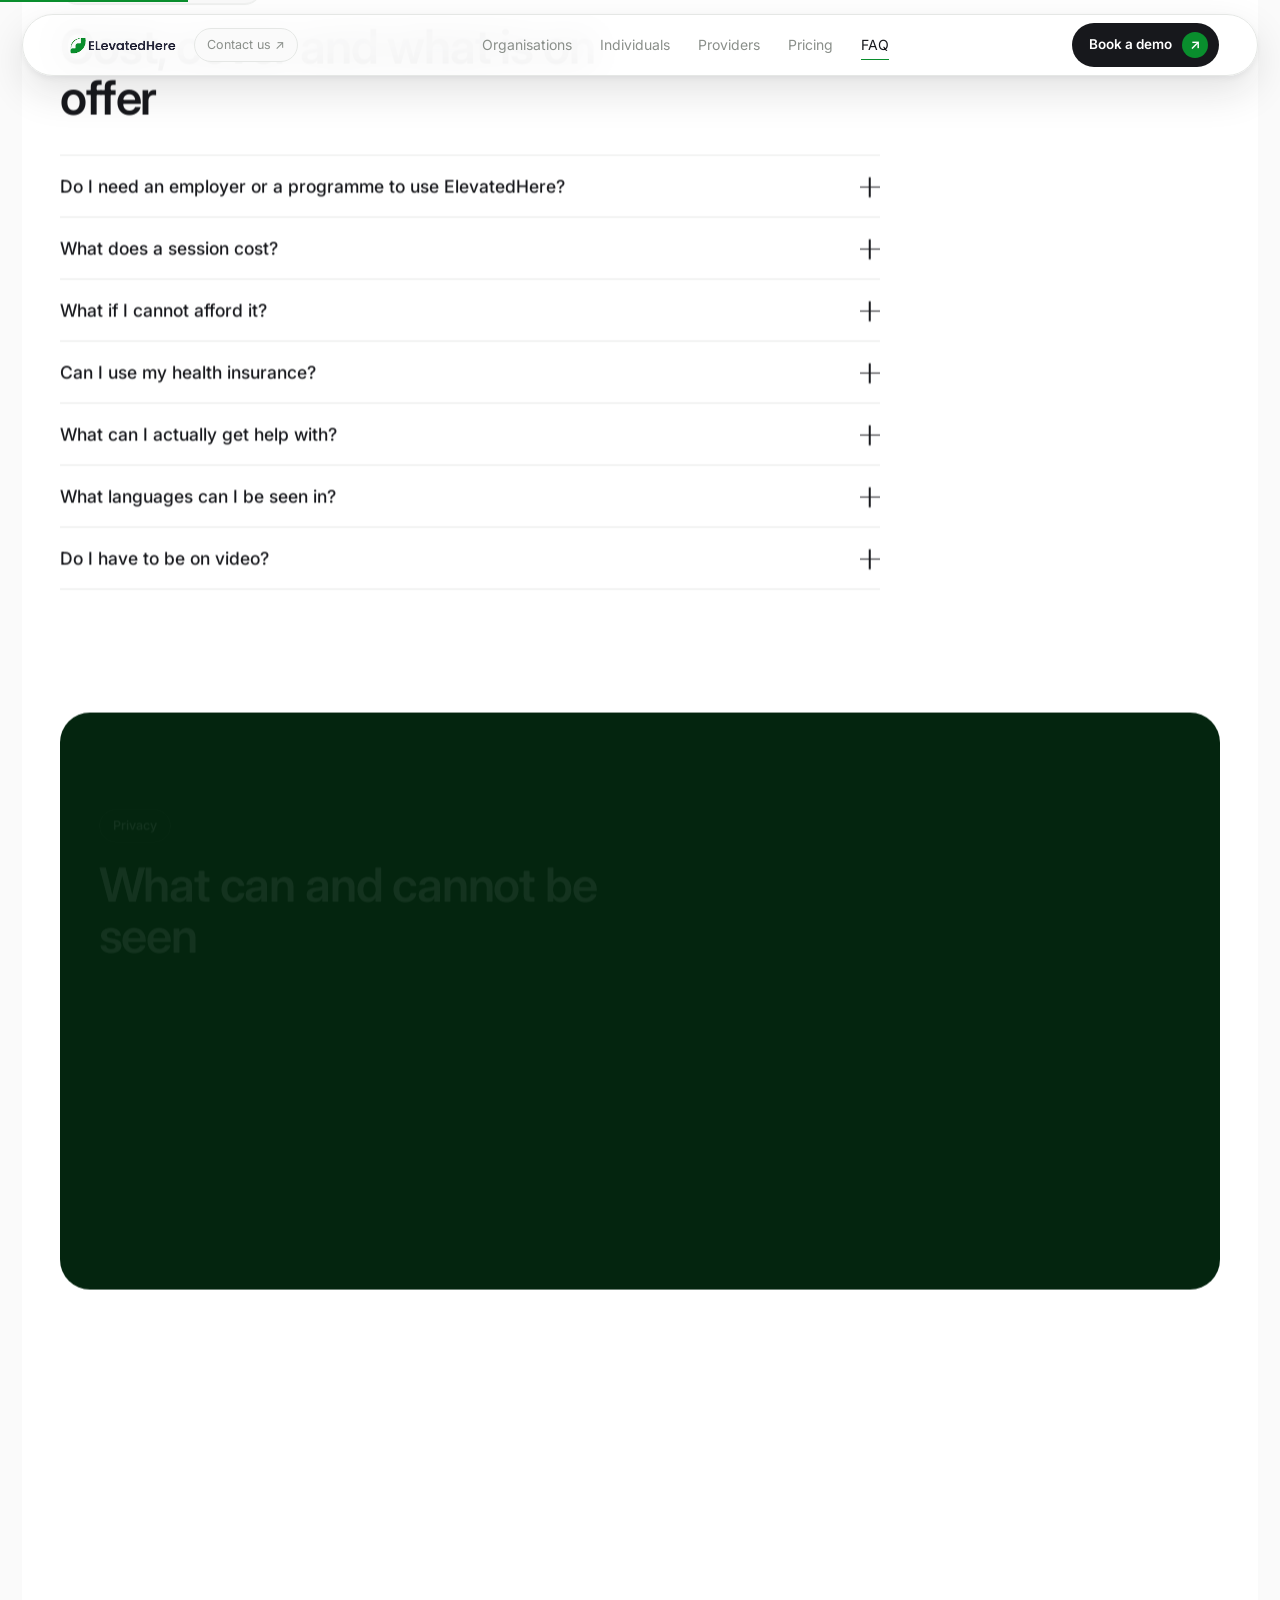
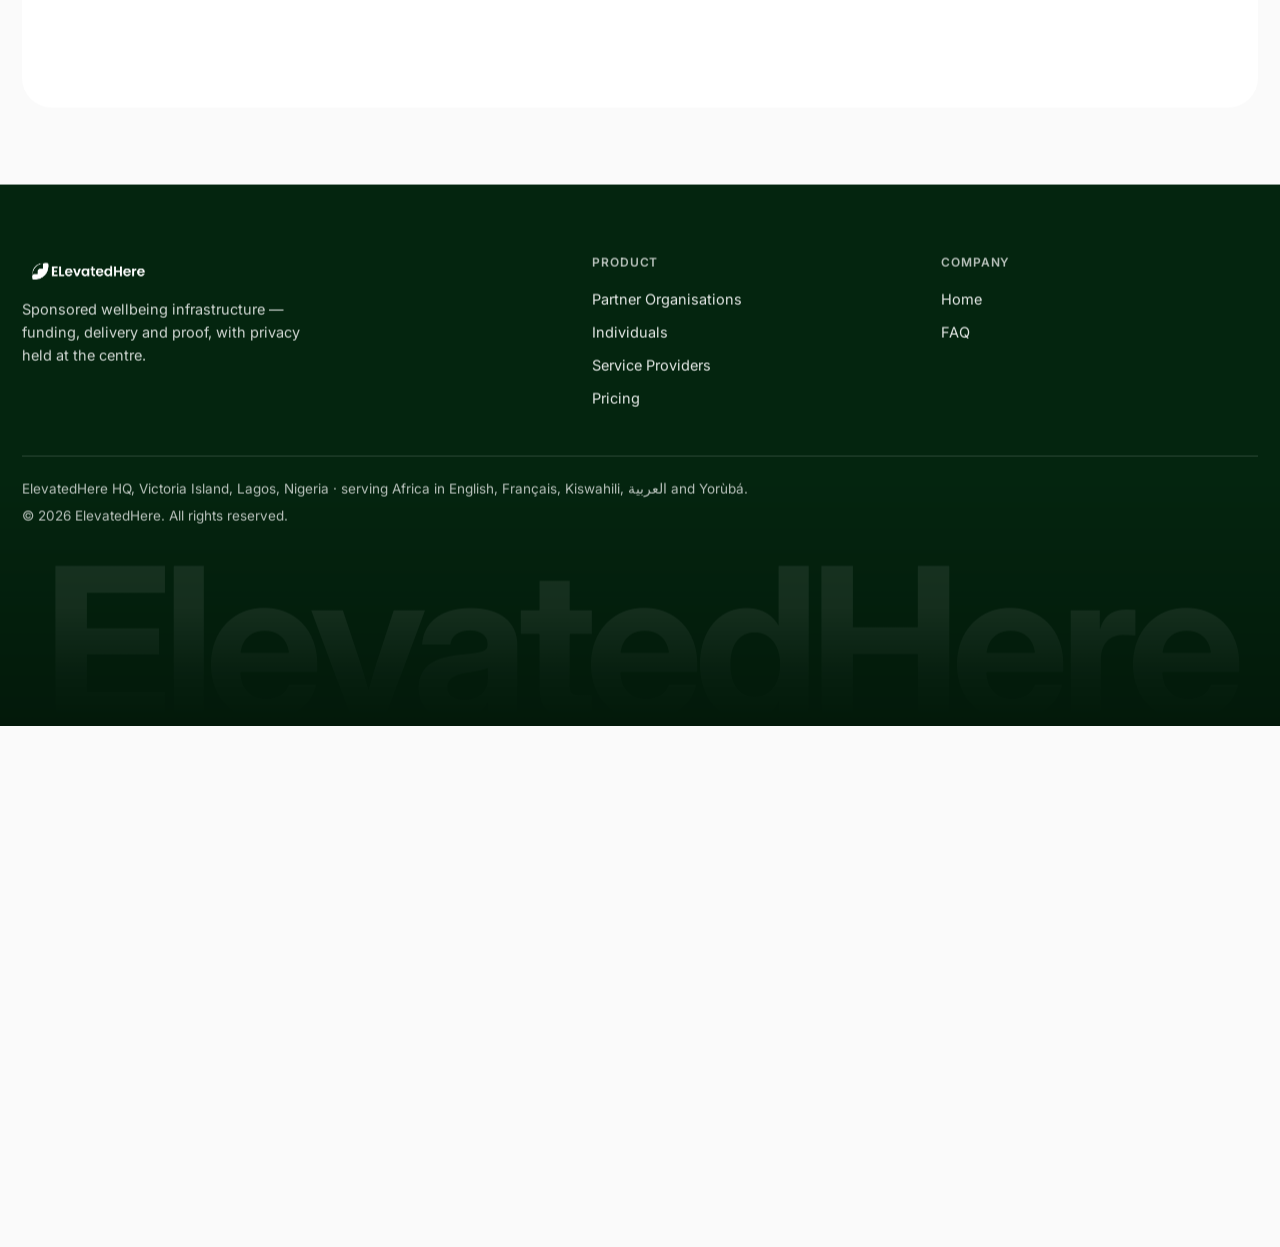
<file: faq.html>
<!doctype html>
<html lang="en">
<head>
<meta charset="utf-8">
<meta name="viewport" content="width=device-width, initial-scale=1">
<title>FAQ &mdash; ElevatedHere</title>
<meta name="description" content="Answers on privacy, money, providers and reporting.">
<link rel="preconnect" href="https://fonts.googleapis.com">
<link rel="preconnect" href="https://fonts.gstatic.com" crossorigin>
<link href="https://fonts.googleapis.com/css2?family=Inter:wght@400;500;600;700&display=swap" rel="stylesheet">
<link rel="stylesheet" href="assets/styles.css">
<link rel="stylesheet" href="assets/components.css">
</head>
<body>

<div class="progress"><i></i></div>

<nav class="nav">
  <div class="nav-inner">
    <a class="logo" href="index.html"><img src="assets/logo-dark.png" alt="ElevatedHere"></a>
    <a class="chip" href="#cta">Contact us &#8599;</a>
    <div class="nav-links">
      <a href="partner-organisations.html">Organisations</a>
      <a href="beneficiaries.html">Individuals</a>
      <a href="providers.html">Providers</a>
      <a href="pricing.html">Pricing</a>
      <a href="faq.html" aria-current="page">FAQ</a>
    </div>
    <a class="btn btn-dark btn-sm" href="#cta">Book a demo <span class="cap">&#8599;</span></a>
    <button class="nav-toggle" aria-label="Menu" aria-expanded="false"><span></span><span></span></button>
  </div>
</nav>

<div class="wrap"><div class="shell">

  <section class="section" style="padding-top:clamp(96px,12vw,150px);padding-bottom:20px">
    <div class="shead reveal">
      <span class="eyebrow">FAQ</span>
      <h2>The questions <span class="mark">people actually ask</span></h2>
      <p>Grouped by who is asking. If yours is not here, the answer is a short email away.</p>
    </div>
  </section>

  <section class="section" id="individuals">
    <div class="shead reveal"><span class="eyebrow">If you are paying for yourself</span><h2>Cost, cover and what is on offer</h2></div>
    <div class="faq reveal">
      <div class="faq-item">
        <button class="faq-q" type="button">Do I need an employer or a programme to use ElevatedHere?<i></i></button>
        <div class="faq-a"><p>No. Most people on the platform pay for their own sessions. An employer allowance, an NGO cohort or an insurance policy are alternatives, not requirements.</p></div>
      </div>
      <div class="faq-item">
        <button class="faq-q" type="button">What does a session cost?<i></i></button>
        <div class="faq-a"><p>Each professional sets their own fee and it is shown on their profile before you book, in your own currency. Pay session by session from a wallet, or take a monthly subscription.</p></div>
      </div>
      <div class="faq-item">
        <button class="faq-q" type="button">What if I cannot afford it?<i></i></button>
        <div class="faq-a"><p>Financial aid and reduced rates are available, and applying is private &mdash; the professional you book with is not told that you applied.</p></div>
      </div>
      <div class="faq-item">
        <button class="faq-q" type="button">Can I use my health insurance?<i></i></button>
        <div class="faq-a"><p>Where your insurer is integrated, eligibility is checked before you book and the claim is submitted digitally. Where it is not, you can still claim reimbursement with a receipt from the platform.</p></div>
      </div>
      <div class="faq-item">
        <button class="faq-q" type="button">What can I actually get help with?<i></i></button>
        <div class="faq-a"><p>Seven dimensions: mental health, legal and human rights, career and business, personal development, financial literacy, social and relational health, and physical wellness.</p></div>
      </div>
      <div class="faq-item">
        <button class="faq-q" type="button">What languages can I be seen in?<i></i></button>
        <div class="faq-a"><p>English, Fran&ccedil;ais, Kiswahili, العربية and Yor&ugrave;b&aacute;, depending on the professional. You can filter the directory by language before you book.</p></div>
      </div>
      <div class="faq-item">
        <button class="faq-q" type="button">Do I have to be on video?<i></i></button>
        <div class="faq-a"><p>No. Sessions run on video, voice or chat, and you can message your professional securely between appointments.</p></div>
      </div>
    </div>
  </section>

  <section class="section" style="padding-top:20px">
    <div class="dark" style="padding-block:clamp(40px,6vw,72px)">
      <div class="shead reveal"><span class="eyebrow">Privacy</span><h2>What can and cannot be seen</h2></div>
      <div class="faq reveal">
      <div class="faq-item">
        <button class="faq-q" type="button">Can my employer see what I talked about in a session?<i></i></button>
        <div class="faq-a"><p>No. Session content, notes, recordings, chat, assessments and diagnoses sit in a tier that is structurally absent from the organisation&rsquo;s workspace. It is not a permission an administrator can grant themselves, and not a locked row they can request access to &mdash; the data is not there to show.</p></div>
      </div>
      <div class="faq-item">
        <button class="faq-q" type="button">So what does the organisation actually see?<i></i></button>
        <div class="faq-a"><p>Whether you enrolled and whether you have used the benefit, how much of the allowance they funded has been spent, and aggregate outcome trends across groups of at least five people. Below five, figures are suppressed entirely so nobody can be identified by subtraction.</p></div>
      </div>
      <div class="faq-item">
        <button class="faq-q" type="button">What is the privacy dial?<i></i></button>
        <div class="faq-a"><p>An owner-level setting governing how much operational detail project managers see &mdash; from privacy-first to case-management. Before it moves, the interface shows exactly what would become visible and to whom. Widening it requires fresh consent from beneficiaries already enrolled; it is never applied retroactively.</p></div>
      </div>
      <div class="faq-item">
        <button class="faq-q" type="button">Who can see that a report was opened?<i></i></button>
        <div class="faq-a"><p>Everyone who should. Every report access by a team member is written to an audit log with the actor, action and timestamp &mdash; visible to the organisation as reassurance, and to beneficiaries as accountability.</p></div>
      </div>
      </div>
    </div>
  </section>

  <section class="section">
    <div class="shead reveal"><span class="eyebrow">Money</span><h2>Funding, fees and unspent budget</h2></div>
    <div class="faq reveal">
      <div class="faq-item">
        <button class="faq-q" type="button">How do we fund the wallet?<i></i></button>
        <div class="faq-a"><p>By card or by transfer to a dedicated virtual account in your organisation&rsquo;s name. Card top-ups carry the gateway fee, VAT on that fee and the electronic transfer levy &mdash; all itemised before you confirm, and charged on top so the full amount reaches the wallet. Bank transfer carries no processing fee.</p></div>
      </div>
      <div class="faq-item">
        <button class="faq-q" type="button">What happens to money we do not spend?<i></i></button>
        <div class="faq-a"><p>It stays yours. Allowances are caps, not commitments &mdash; money only leaves the wallet when a beneficiary books a service. Unencumbered funds can be withdrawn to your verified organisation account, subject to a hold on larger amounts as an anti-money-laundering control.</p></div>
      </div>
      <div class="faq-item">
        <button class="faq-q" type="button">When does a provider actually get paid?<i></i></button>
        <div class="faq-a"><p>Funds move into escrow when a session is booked, leaving your budget at that point, and are released once delivery is confirmed. You see every stage on the transaction itself, along with gross fee, platform fee and net payout.</p></div>
      </div>
      <div class="faq-item">
        <button class="faq-q" type="button">Can we use restricted grant funding?<i></i></button>
        <div class="faq-a"><p>Yes. A restricted source can only fund the programmes named in the award, every resulting debit is tagged to that funder, and the grant is tracked against its own period rather than your financial year.</p></div>
      </div>
      <div class="faq-item">
        <button class="faq-q" type="button">What if we operate in more than one currency?<i></i></button>
        <div class="faq-a"><p>Changing your organisation currency does not convert what you already hold. A second balance opens in the new currency, both remain spendable, and converting between them is an explicit action with the rate and timestamp stamped onto the transaction.</p></div>
      </div>
    </div>
  </section>

  <section class="section">
    <div class="shead reveal"><span class="eyebrow">Delivery &amp; reporting</span><h2>Providers, outcomes and proof</h2></div>
    <div class="faq reveal">
      <div class="faq-item">
        <button class="faq-q" type="button">Can we bring our own providers?<i></i></button>
        <div class="faq-a"><p>Yes &mdash; invite them onto your direct panel and they go through the same verification as marketplace providers: licence, indemnity insurance, identity and payout account.</p></div>
      </div>
      <div class="faq-item">
        <button class="faq-q" type="button">How is an outcome measured?<i></i></button>
        <div class="faq-a"><p>Through validated self-reported wellbeing indices at intake and intervals, plus resolution status for case work. Every outcome figure is shown with its denominator so the basis can be challenged. Beneficiaries with too few sessions to assess are excluded and counted separately, not quietly folded in.</p></div>
      </div>
      <div class="faq-item">
        <button class="faq-q" type="button">Do you benchmark us against other organisations?<i></i></button>
        <div class="faq-a"><p>No. Comparison runs against your own history &mdash; this quarter against last, and against the same quarter a year ago. We do not claim an industry benchmark we have no sound basis for.</p></div>
      </div>
      <div class="faq-item">
        <button class="faq-q" type="button">How long does implementation take?<i></i></button>
        <div class="faq-a"><p>Most organisations fund a wallet and invite their first cohort within a week. Provider verification runs in parallel and typically takes two to three business days each.</p></div>
      </div>
    </div>
  </section>

  <section class="section" id="cta">
    <div class="cta reveal">
      <h2>Still have a question?</h2>
      <p>Ask it directly &mdash; we would rather answer properly than have you guess from a help page.</p>
      <div class="cta-actions">
        <a class="btn btn-green" href="#cta">Contact us <span class="cap">&#8599;</span></a>
        <a class="btn btn-light" href="partner-organisations.html">For organisations <span class="cap">&#8599;</span></a>
      </div>
    </div>
  </section>
</div></div>

<footer>
  <div class="wrap">
    <div class="foot-grid">
      <div class="foot-brand">
        <a class="logo" href="index.html" style="height:28px"><img src="assets/logo-light.png" alt="ElevatedHere" style="height:28px"></a>
        <p>Sponsored wellbeing infrastructure &mdash; funding, delivery and proof, with privacy held at the centre.</p>
      </div>
      <div><h4>Product</h4><a href="partner-organisations.html">Partner Organisations</a><a href="beneficiaries.html">Individuals</a><a href="providers.html">Service Providers</a><a href="pricing.html">Pricing</a></div>
      <div><h4>Company</h4><a href="index.html">Home</a><a href="faq.html">FAQ</a></div>
      
    </div>
    <div class="foot-bot">
      <div>
        <div>ElevatedHere HQ, Victoria Island, Lagos, Nigeria &middot; serving Africa in English, Fran&ccedil;ais, Kiswahili, العربية and Yor&ugrave;b&aacute;.</div>
        <div style="margin-top:6px">&copy; 2026 ElevatedHere. All rights reserved.</div>
      </div>
      </div>
  </div>
  <div class="foot-mark" aria-hidden="true">ElevatedHere</div>
</footer>

<script src="assets/app.js"></script>
</body>
</html>
</file>
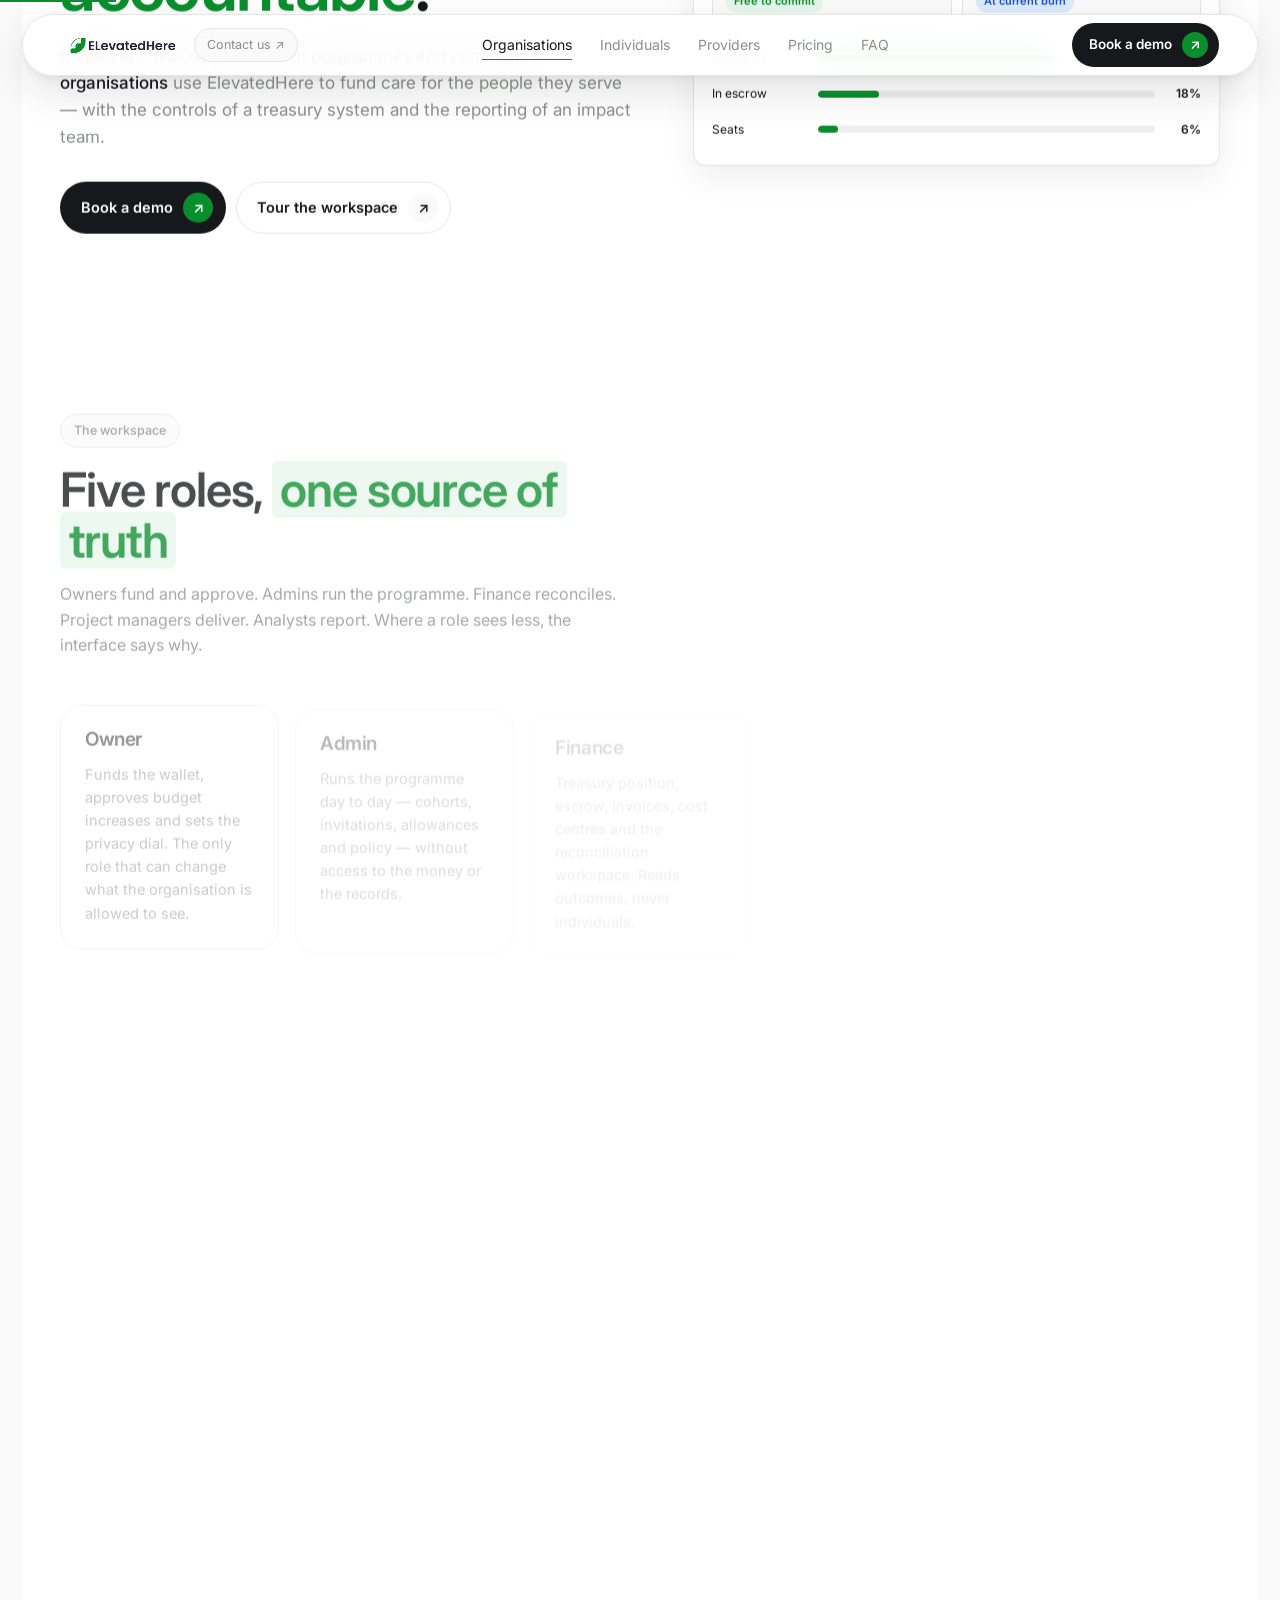
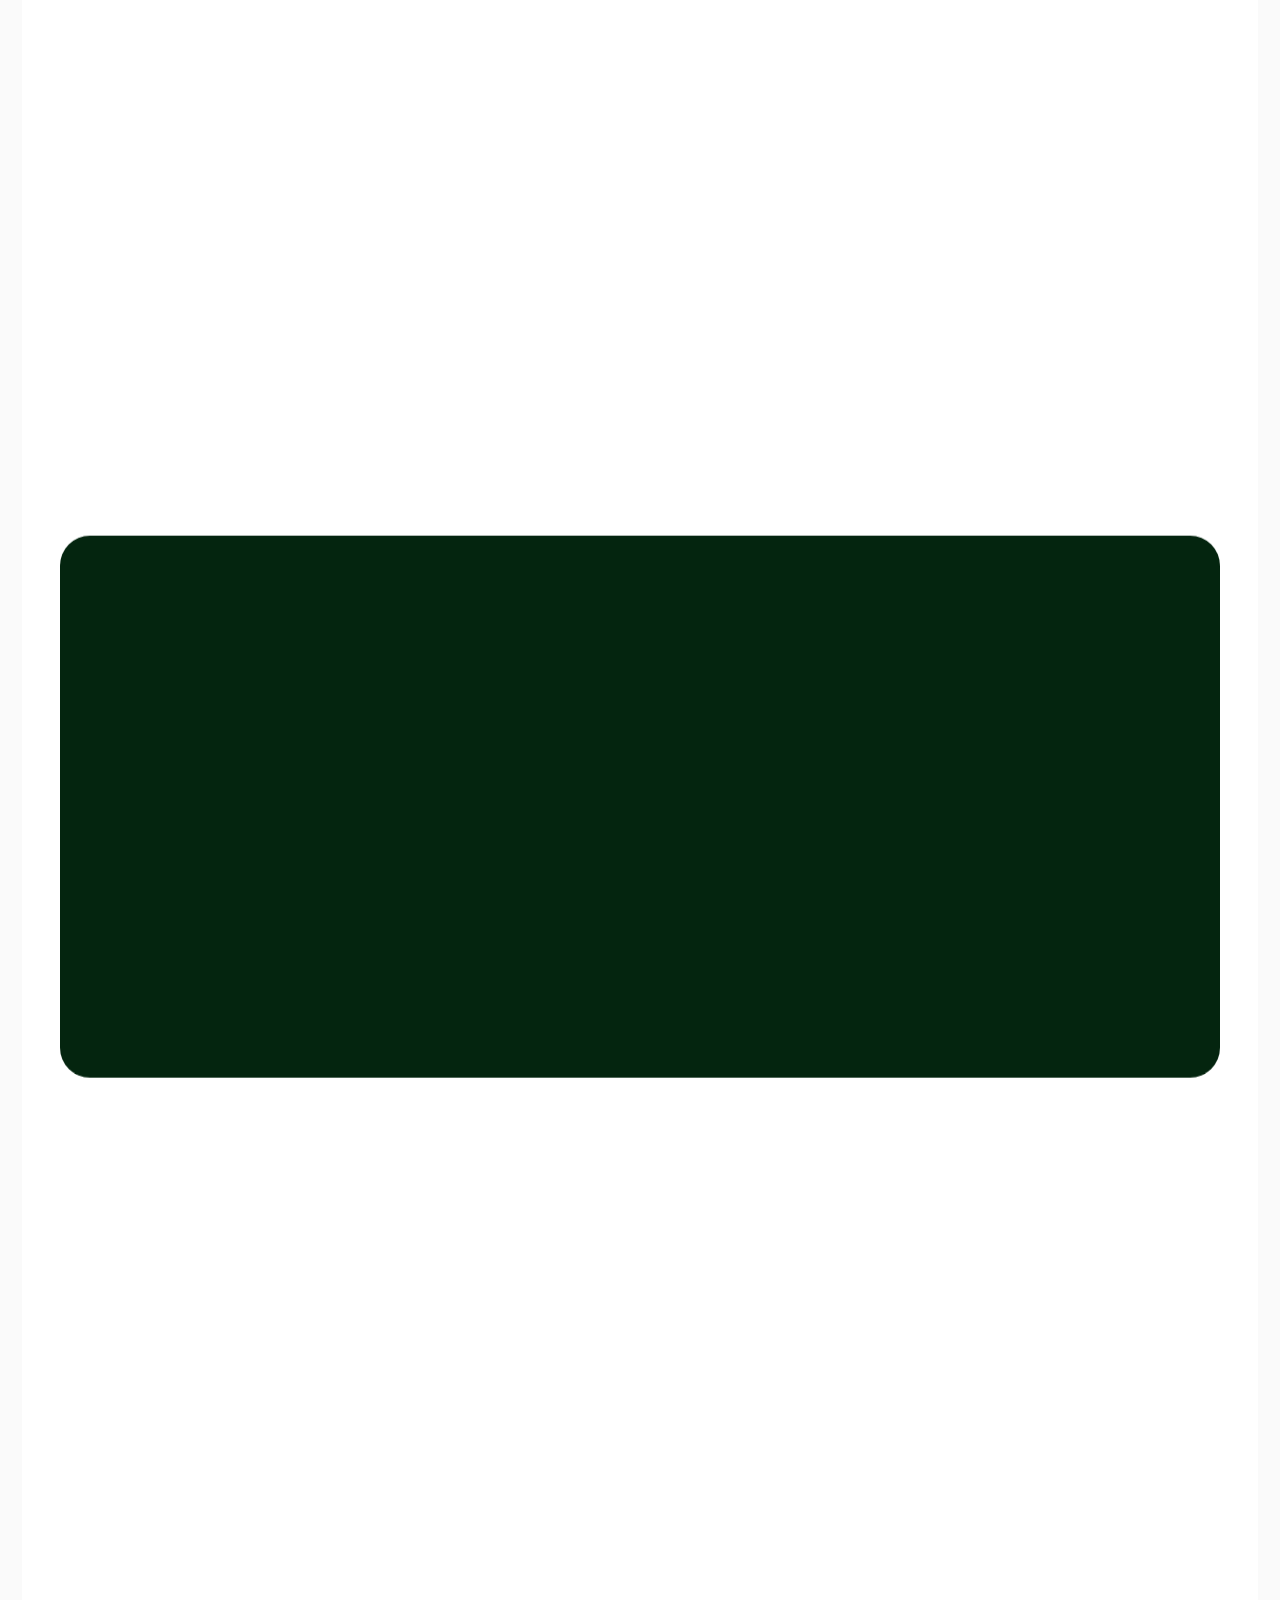
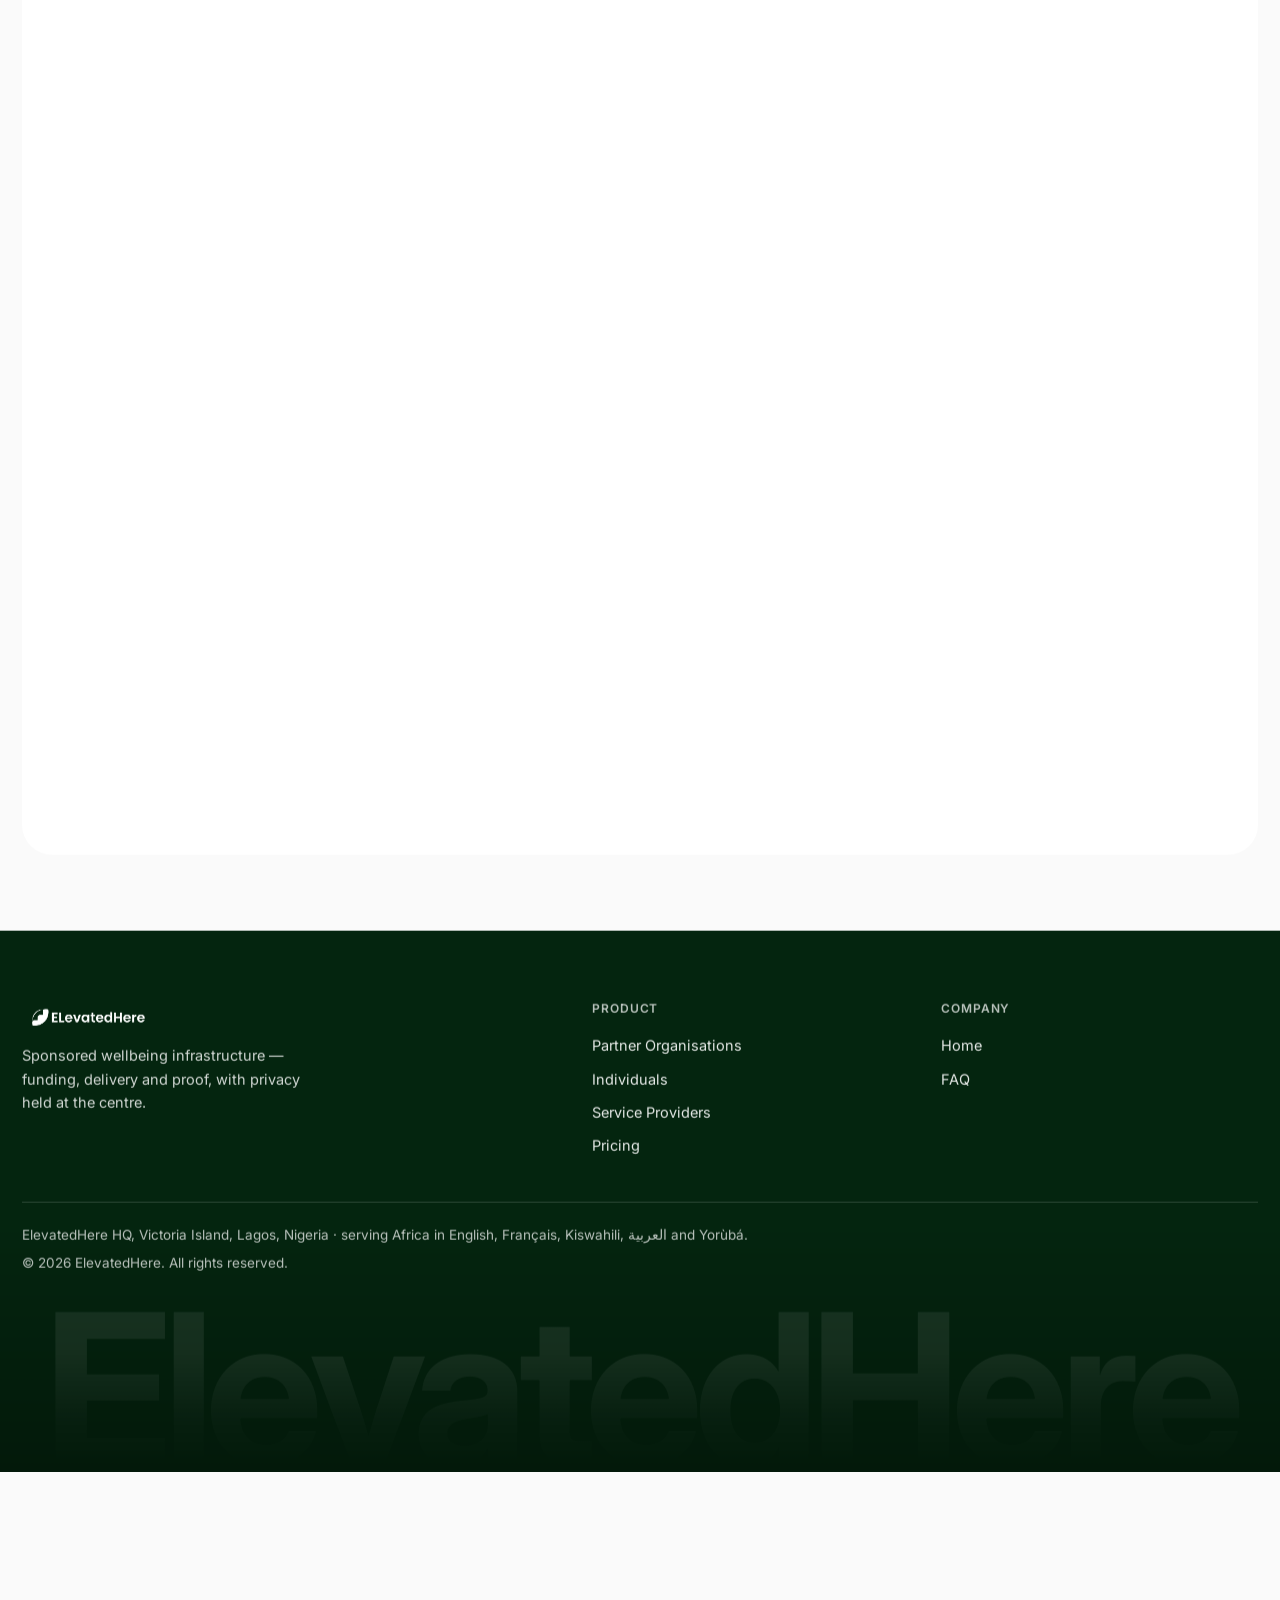
<file: partner-organisations.html>
<!doctype html>
<html lang="en">
<head>
<meta charset="utf-8">
<meta name="viewport" content="width=device-width, initial-scale=1">
<title>For Partner Organisations &mdash; ElevatedHere</title>
<meta name="description" content="Fund wellbeing for the people you serve, control every naira, and prove the impact to your board or funder.">
<link rel="preconnect" href="https://fonts.googleapis.com">
<link rel="preconnect" href="https://fonts.gstatic.com" crossorigin>
<link href="https://fonts.googleapis.com/css2?family=Inter:wght@400;500;600;700&display=swap" rel="stylesheet">
<link rel="stylesheet" href="assets/styles.css">
<link rel="stylesheet" href="assets/components.css">
</head>
<body>

<div class="progress"><i></i></div>

<nav class="nav">
  <div class="nav-inner">
    <a class="logo" href="index.html"><img src="assets/logo-dark.png" alt="ElevatedHere"></a>
    <a class="chip" href="#cta">Contact us &#8599;</a>
    <div class="nav-links">
      <a href="partner-organisations.html" aria-current="page">Organisations</a>
      <a href="beneficiaries.html">Individuals</a>
      <a href="providers.html">Providers</a>
      <a href="pricing.html">Pricing</a>
      <a href="faq.html">FAQ</a>
    </div>
    <a class="btn btn-dark btn-sm" href="#cta">Book a demo <span class="cap">&#8599;</span></a>
    <button class="nav-toggle" aria-label="Menu" aria-expanded="false"><span></span><span></span></button>
  </div>
</nav>

<div class="wrap"><div class="shell">

  <header class="phero">
    <div class="phero-grid">
      <div>
        <span class="eyebrow fade-up">For Partner Organisations</span>
        <h1 class="fade-up d1">Your wellbeing budget, <span class="hl">finally accountable</span>.</h1>
        <p class="lead fade-up d2"><b>Employers, NGOs, government programmes and community organisations</b> use ElevatedHere to fund care for the people they serve &mdash; with the controls of a treasury system and the reporting of an impact team.</p>
        <div class="hero-actions fade-up d3"><a class="btn btn-dark" href="#cta">Book a demo <span class="cap">&#8599;</span></a><a class="btn btn-light" href="#workspace">Tour the workspace <span class="cap">&#8599;</span></a></div>
      </div>
      <div class="fade-up d2"><div class="ui-card chartbox">
        <div class="ui-head"><div><div class="ui-title">Financial position</div><div class="ui-sub">As at 14 Sep 2026 &middot; NGN</div></div></div>
        <div class="kpi-row">
          <div class="kpi"><div class="kpi-label">Available now</div><div class="kpi-value" style="color:var(--green)" data-count="&#8358;8.24M">&#8358;0</div><div class="delta up">Free to commit</div></div>
          <div class="kpi"><div class="kpi-label">Runway</div><div class="kpi-value" data-count="4.2 mo">0 mo</div><div class="delta info">At current burn</div></div>
        </div>
        <div style="margin-top:14px">
          <div class="prow"><span class="nm">Allocated</span><span class="track"><i style="--w:70%"></i></span><span class="val">70%</span></div>
          <div class="prow"><span class="nm">In escrow</span><span class="track"><i style="--w:18%"></i></span><span class="val">18%</span></div>
          <div class="prow"><span class="nm">Seats</span><span class="track"><i style="--w:6%"></i></span><span class="val">6%</span></div>
        </div>
      </div></div>
    </div>
  </header>

  <section class="section" id="workspace">
    <div class="shead reveal">
      <span class="eyebrow">The workspace</span>
      <h2>Five roles, <span class="mark">one source of truth</span></h2>
      <p>Owners fund and approve. Admins run the programme. Finance reconciles. Project managers deliver. Analysts report. Where a role sees less, the interface says why.</p>
    </div>
    <div class="cards role-grid stagger">
      <div class="card">
        <h3>Owner</h3>
        <p>Funds the wallet, approves budget increases and sets the privacy dial. The only role that can change what the organisation is allowed to see.</p>
      </div>
      <div class="card">
        <h3>Admin</h3>
        <p>Runs the programme day to day &mdash; cohorts, invitations, allowances and policy &mdash; without access to the money or the records.</p>
      </div>
      <div class="card">
        <h3>Finance</h3>
        <p>Treasury position, escrow, invoices, cost centres and the reconciliation workspace. Reads outcomes, never individuals.</p>
      </div>
      <div class="card">
        <h3>Project manager</h3>
        <p>Delivery workspaces for a specific programme or cohort, scoped to that programme and nothing beyond it.</p>
      </div>
      <div class="card">
        <h3>Analyst</h3>
        <p>Read-only aggregate reporting for anyone who needs the numbers, with the cohort floor applied before anything renders.</p>
      </div>
    </div>
  </section>

  <section class="section">
    <div class="feature reveal">
      <div>
        <span class="eyebrow">Control</span>
        <h3>Money that can only go where you meant it to</h3>
        <p>Set a programme envelope, divide it across projects and cohorts, and cap what any one beneficiary can draw each month. Restricted grant funding stays restricted &mdash; tied to the programmes named in the award.</p>
        <ul class="ticks">
          <li><svg width="16" height="16" viewBox="0 0 24 24" fill="none" stroke="#098e2d" stroke-width="3"><path d="M20 6 9 17l-5-5"/></svg> Budget health: healthy, watch, at risk, exhausted</li>
          <li><svg width="16" height="16" viewBox="0 0 24 24" fill="none" stroke="#098e2d" stroke-width="3"><path d="M20 6 9 17l-5-5"/></svg> Approval workflow for high-value top-ups and increases</li>
          <li><svg width="16" height="16" viewBox="0 0 24 24" fill="none" stroke="#098e2d" stroke-width="3"><path d="M20 6 9 17l-5-5"/></svg> Cost centres by department, programme, grant or region</li>
          <li><svg width="16" height="16" viewBox="0 0 24 24" fill="none" stroke="#098e2d" stroke-width="3"><path d="M20 6 9 17l-5-5"/></svg> Financial-year quarters with carry-forward</li>
        </ul>
      </div>
      <div class="feature-media">
        <div class="ui-card chartbox">
          <div class="ui-head"><div class="ui-title">Budget health</div><div class="ui-sub">4 pools</div></div>
          <div class="prow"><span class="nm">Q3 Wellness</span><span class="track"><i style="--w:91%;background:var(--c6)"></i></span><span class="val">91%</span></div>
          <div class="prow"><span class="nm">New Hires</span><span class="track"><i style="--w:77%"></i></span><span class="val">77%</span></div>
          <div class="prow"><span class="nm">Legal Support</span><span class="track"><i style="--w:41%"></i></span><span class="val">41%</span></div>
          <div class="note warn" style="font-size:12.5px;padding:11px 13px">
            <svg width="15" height="15" viewBox="0 0 24 24" fill="none" stroke="#b45309" stroke-width="2"><path d="M12 9v4M12 17h.01"/><path d="M10.3 3.9 1.8 18a2 2 0 0 0 1.7 3h17a2 2 0 0 0 1.7-3L13.7 3.9a2 2 0 0 0-3.4 0z"/></svg>
            Health combines what is left with how fast it is going.
          </div>
        </div>
      </div>
    </div>

    <div class="feature flip reveal">
      <div>
        <span class="eyebrow">Proof</span>
        <h3>Reporting your funder will actually accept</h3>
        <p>Four levels, from operational counts to social return. Every figure carries its denominator, comparisons run against your own history, and small cohorts are suppressed before anything is generated.</p>
        <ul class="ticks">
          <li><svg width="16" height="16" viewBox="0 0 24 24" fill="none" stroke="#098e2d" stroke-width="3"><path d="M20 6 9 17l-5-5"/></svg> Cost per beneficiary, session, case and outcome</li>
          <li><svg width="16" height="16" viewBox="0 0 24 24" fill="none" stroke="#098e2d" stroke-width="3"><path d="M20 6 9 17l-5-5"/></svg> Programme ROI and social return on investment</li>
          <li><svg width="16" height="16" viewBox="0 0 24 24" fill="none" stroke="#098e2d" stroke-width="3"><path d="M20 6 9 17l-5-5"/></svg> Export as PDF report pack, CSV or slide summary</li>
          <li><svg width="16" height="16" viewBox="0 0 24 24" fill="none" stroke="#098e2d" stroke-width="3"><path d="M20 6 9 17l-5-5"/></svg> Every report access written to the audit log</li>
        </ul>
      </div>
      <div class="feature-media">
        <div class="ui-card chartbox">
          <div class="ui-head"><div class="ui-title">Impact &amp; ROI &middot; Q3 2026</div><div class="ui-sub">vs last quarter</div></div>
          <div class="kpi-row">
            <div class="kpi"><div class="kpi-label">Cost per outcome</div><div class="kpi-value" data-count="&#8358;142,000">&#8358;0</div><div class="delta up">&#8595; 10% better</div></div>
            <div class="kpi"><div class="kpi-label">Programme ROI</div><div class="kpi-value" data-count="3.4&times;">0&times;</div><div class="delta up">&#8593; +0.3&times;</div></div>
            <div class="kpi"><div class="kpi-label">Funding efficiency</div><div class="kpi-value" data-count="86%">0%</div><div class="delta up">&#8593; +2 pts</div></div>
            <div class="kpi"><div class="kpi-label">Retention</div><div class="kpi-value" data-count="74%">0%</div><div class="delta down">&#8595; 2 pts</div></div>
          </div>
          <div class="ui-sub" style="margin-top:12px">Denominator: 90 verified outcomes across 312 beneficiaries.</div>
        </div>
      </div>
    </div>
  </section>

  <section class="section">
    <div class="dark" style="padding-block:clamp(40px,6vw,76px)">
      <div class="shead reveal">
        <span class="eyebrow">The hard part</span>
        <h2>Your people will only use it <span class="mark">if they trust it</span>.</h2>
        <p>A sponsored benefit nobody touches is not a saving &mdash; it is a failed programme. The biggest driver of uptake is certainty that the organisation paying cannot read what was said.</p>
      </div>
      <div class="split-2 stagger">
        <div class="tier t-agg"><h4>What you see</h4><p>That a beneficiary enrolled, activated, booked and attended, and what it cost. Aggregate outcome trends across cohorts of five or more.</p></div>
        <div class="tier t-private"><h4>What you never see</h4><p>Session content, notes, recordings, case evidence, diagnoses. Not a locked row you could request access to &mdash; it is structurally absent.</p></div>
      </div>
    </div>
  </section>

  <section class="section">
    <div class="quote reveal">
      <img src="assets/img/hero-1.webp" alt="Two colleagues in conversation">
      <div class="quote-body">
        <span class="eyebrow">Programme lead</span>
        <blockquote>&ldquo;The privacy dial got it past our works council. We could show exactly what management would and would not be able to see, before a single person enrolled.&rdquo;</blockquote>
        <p class="quote-by">Head of People &middot; manufacturing group, 1,200 staff</p>
      </div>
    </div>
  </section>

  <section class="section" id="cta">
    <div class="cta reveal">
      <h2>Bring your last quarter&rsquo;s numbers</h2>
      <p>We will model what your current spend looks like as cost per outcome &mdash; in 30 minutes, using your figures.</p>
      <div class="cta-actions">
        <a class="btn btn-green" href="#cta">Book a demo <span class="cap">&#8599;</span></a>
        <a class="btn btn-light" href="pricing.html">See pricing <span class="cap">&#8599;</span></a>
      </div>
    </div>
  </section>
</div></div>

<footer>
  <div class="wrap">
    <div class="foot-grid">
      <div class="foot-brand">
        <a class="logo" href="index.html" style="height:28px"><img src="assets/logo-light.png" alt="ElevatedHere" style="height:28px"></a>
        <p>Sponsored wellbeing infrastructure &mdash; funding, delivery and proof, with privacy held at the centre.</p>
      </div>
      <div><h4>Product</h4><a href="partner-organisations.html">Partner Organisations</a><a href="beneficiaries.html">Individuals</a><a href="providers.html">Service Providers</a><a href="pricing.html">Pricing</a></div>
      <div><h4>Company</h4><a href="index.html">Home</a><a href="faq.html">FAQ</a></div>
      
    </div>
    <div class="foot-bot">
      <div>
        <div>ElevatedHere HQ, Victoria Island, Lagos, Nigeria &middot; serving Africa in English, Fran&ccedil;ais, Kiswahili, العربية and Yor&ugrave;b&aacute;.</div>
        <div style="margin-top:6px">&copy; 2026 ElevatedHere. All rights reserved.</div>
      </div>
      </div>
  </div>
  <div class="foot-mark" aria-hidden="true">ElevatedHere</div>
</footer>

<script src="assets/app.js"></script>
</body>
</html>
</file>
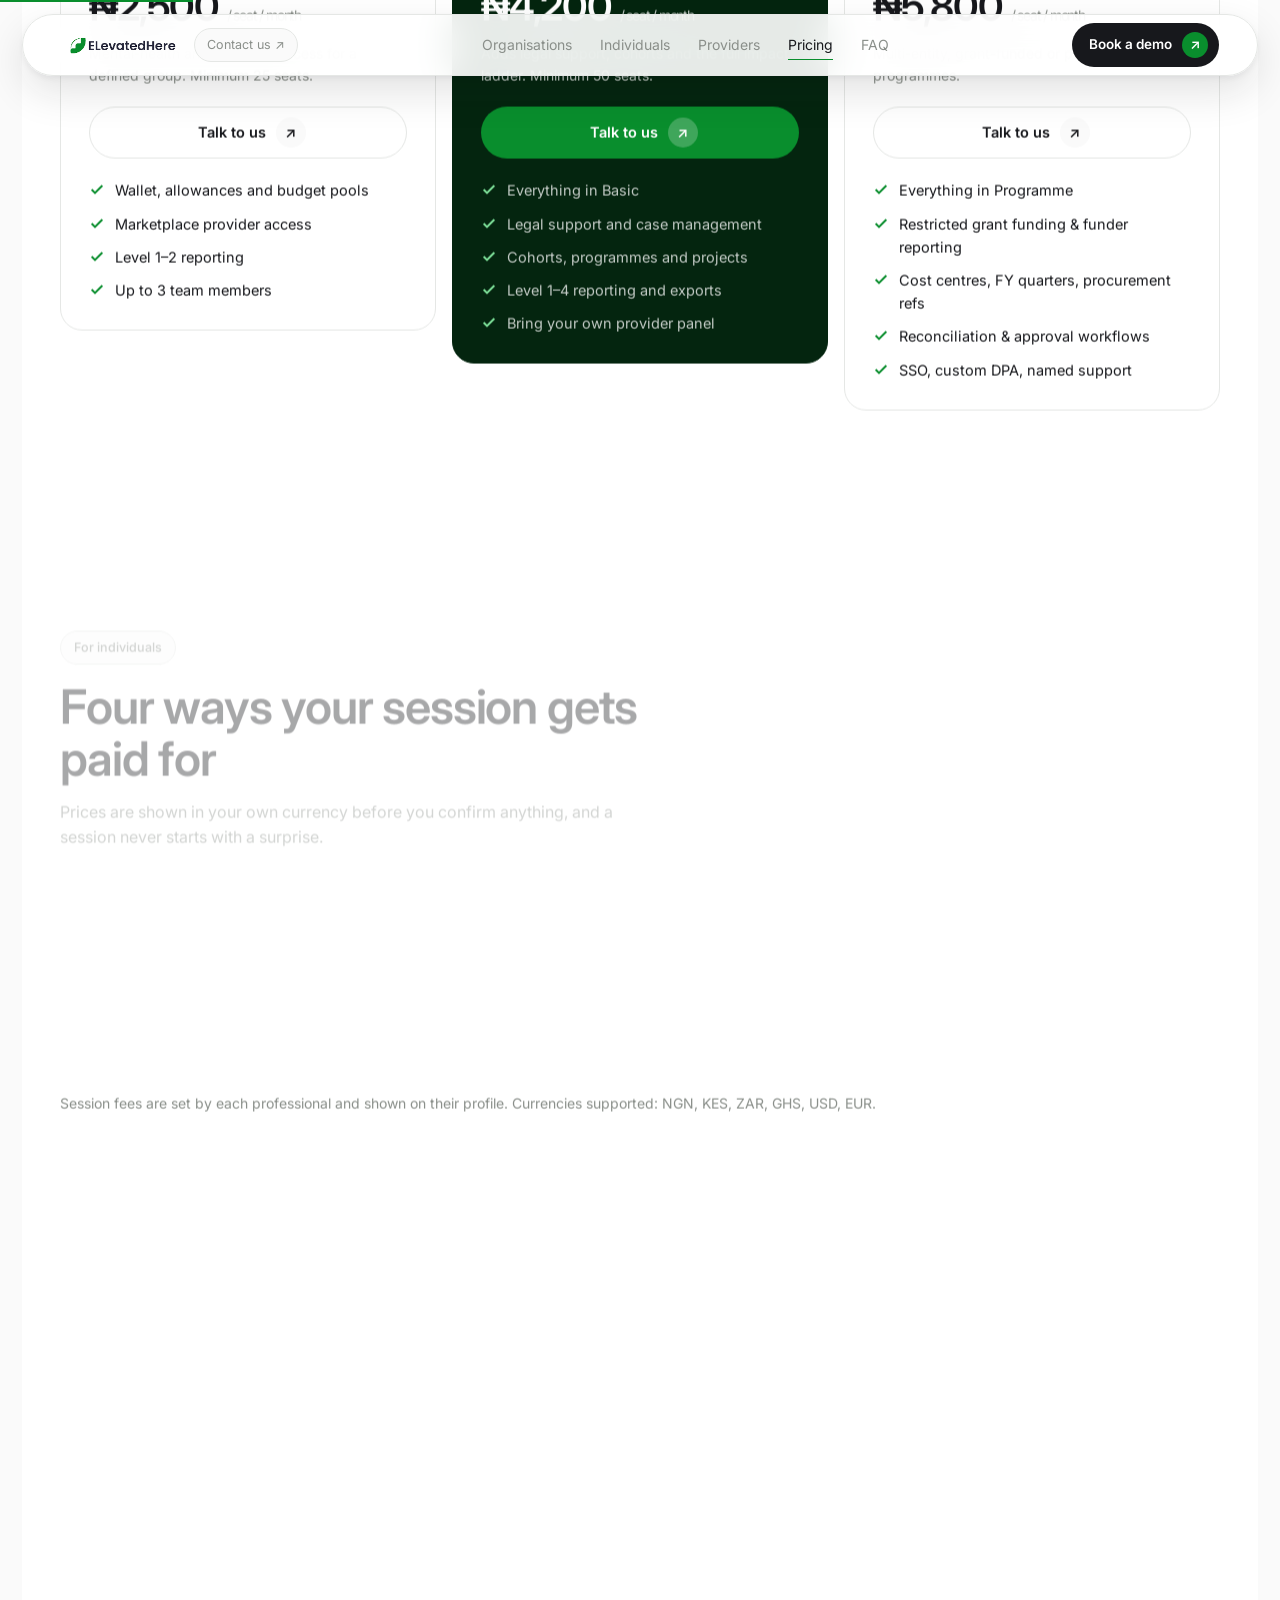
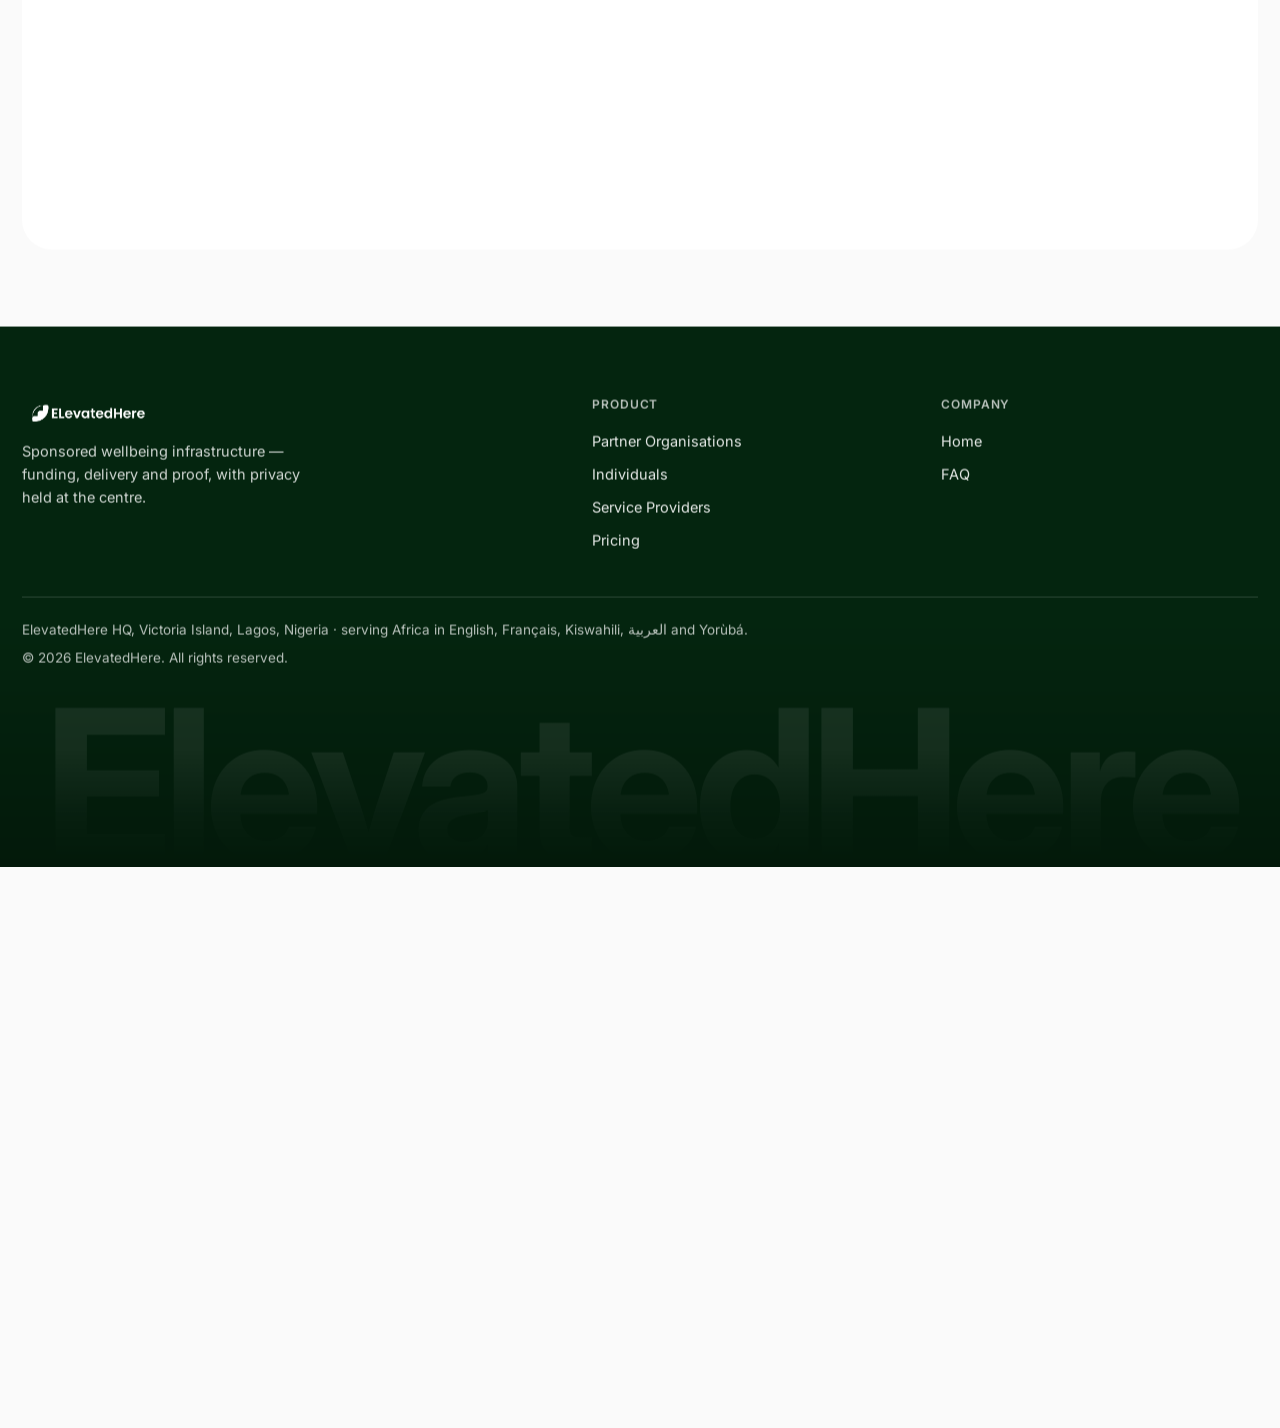
<file: pricing.html>
<!doctype html>
<html lang="en">
<head>
<meta charset="utf-8">
<meta name="viewport" content="width=device-width, initial-scale=1">
<title>Pricing &mdash; ElevatedHere</title>
<meta name="description" content="Seats plus a platform fee on service spend. No charge for beneficiaries or providers.">
<link rel="preconnect" href="https://fonts.googleapis.com">
<link rel="preconnect" href="https://fonts.gstatic.com" crossorigin>
<link href="https://fonts.googleapis.com/css2?family=Inter:wght@400;500;600;700&display=swap" rel="stylesheet">
<link rel="stylesheet" href="assets/styles.css">
<link rel="stylesheet" href="assets/components.css">
</head>
<body>

<div class="progress"><i></i></div>

<nav class="nav">
  <div class="nav-inner">
    <a class="logo" href="index.html"><img src="assets/logo-dark.png" alt="ElevatedHere"></a>
    <a class="chip" href="#cta">Contact us &#8599;</a>
    <div class="nav-links">
      <a href="partner-organisations.html">Organisations</a>
      <a href="beneficiaries.html">Individuals</a>
      <a href="providers.html">Providers</a>
      <a href="pricing.html" aria-current="page">Pricing</a>
      <a href="faq.html">FAQ</a>
    </div>
    <a class="btn btn-dark btn-sm" href="#cta">Book a demo <span class="cap">&#8599;</span></a>
    <button class="nav-toggle" aria-label="Menu" aria-expanded="false"><span></span><span></span></button>
  </div>
</nav>

<div class="wrap"><div class="shell">

  <section class="section" style="padding-top:clamp(96px,12vw,150px)">
    <div class="shead center reveal">
      <span class="eyebrow">Pricing</span>
      <h2>Pay for yourself, or let someone else pay. <span class="mark">Same platform.</span></h2>
      <p>Beneficiaries never pay. Providers never pay to join. Your service spend goes to the people delivering the care.</p>
    </div>
    <div class="plans-3 stagger">
      <div class="plan">
        <span class="eyebrow">Basic seat</span>
        <div class="plan-price">&#8358;2,500 <small>/ seat / month</small></div>
        <p class="muted" style="font-size:14px">Mental-health and coaching access for a defined group. Minimum 25 seats.</p>
        <a class="btn btn-light" href="#cta">Talk to us <span class="cap">&#8599;</span></a>
        <ul class="ticks">
          <li><svg width="16" height="16" viewBox="0 0 24 24" fill="none" stroke="#098e2d" stroke-width="3"><path d="M20 6 9 17l-5-5"/></svg> Wallet, allowances and budget pools</li>
          <li><svg width="16" height="16" viewBox="0 0 24 24" fill="none" stroke="#098e2d" stroke-width="3"><path d="M20 6 9 17l-5-5"/></svg> Marketplace provider access</li>
          <li><svg width="16" height="16" viewBox="0 0 24 24" fill="none" stroke="#098e2d" stroke-width="3"><path d="M20 6 9 17l-5-5"/></svg> Level 1&ndash;2 reporting</li>
          <li><svg width="16" height="16" viewBox="0 0 24 24" fill="none" stroke="#098e2d" stroke-width="3"><path d="M20 6 9 17l-5-5"/></svg> Up to 3 team members</li>
        </ul>
      </div>
      <div class="plan featured">
        <span class="eyebrow">Programme seat</span>
        <div class="plan-price">&#8358;4,200 <small>/ seat / month</small></div>
        <p style="font-size:14px">Adds legal support, cohorts and the full impact ladder. Minimum 50 seats.</p>
        <a class="btn btn-green" href="#cta">Talk to us <span class="cap">&#8599;</span></a>
        <ul class="ticks">
          <li><svg width="16" height="16" viewBox="0 0 24 24" fill="none" stroke="#7fe39b" stroke-width="3"><path d="M20 6 9 17l-5-5"/></svg> Everything in Basic</li>
          <li><svg width="16" height="16" viewBox="0 0 24 24" fill="none" stroke="#7fe39b" stroke-width="3"><path d="M20 6 9 17l-5-5"/></svg> Legal support and case management</li>
          <li><svg width="16" height="16" viewBox="0 0 24 24" fill="none" stroke="#7fe39b" stroke-width="3"><path d="M20 6 9 17l-5-5"/></svg> Cohorts, programmes and projects</li>
          <li><svg width="16" height="16" viewBox="0 0 24 24" fill="none" stroke="#7fe39b" stroke-width="3"><path d="M20 6 9 17l-5-5"/></svg> Level 1&ndash;4 reporting and exports</li>
          <li><svg width="16" height="16" viewBox="0 0 24 24" fill="none" stroke="#7fe39b" stroke-width="3"><path d="M20 6 9 17l-5-5"/></svg> Bring your own provider panel</li>
        </ul>
      </div>
      <div class="plan">
        <span class="eyebrow">Hybrid / Enterprise</span>
        <div class="plan-price">&#8358;5,800 <small>/ seat / month</small></div>
        <p class="muted" style="font-size:14px">Multi-entity, grant-funded or public-sector programmes.</p>
        <a class="btn btn-light" href="#cta">Talk to us <span class="cap">&#8599;</span></a>
        <ul class="ticks">
          <li><svg width="16" height="16" viewBox="0 0 24 24" fill="none" stroke="#098e2d" stroke-width="3"><path d="M20 6 9 17l-5-5"/></svg> Everything in Programme</li>
          <li><svg width="16" height="16" viewBox="0 0 24 24" fill="none" stroke="#098e2d" stroke-width="3"><path d="M20 6 9 17l-5-5"/></svg> Restricted grant funding &amp; funder reporting</li>
          <li><svg width="16" height="16" viewBox="0 0 24 24" fill="none" stroke="#098e2d" stroke-width="3"><path d="M20 6 9 17l-5-5"/></svg> Cost centres, FY quarters, procurement refs</li>
          <li><svg width="16" height="16" viewBox="0 0 24 24" fill="none" stroke="#098e2d" stroke-width="3"><path d="M20 6 9 17l-5-5"/></svg> Reconciliation &amp; approval workflows</li>
          <li><svg width="16" height="16" viewBox="0 0 24 24" fill="none" stroke="#098e2d" stroke-width="3"><path d="M20 6 9 17l-5-5"/></svg> SSO, custom DPA, named support</li>
        </ul>
      </div>
    </div>
  </section>

  <section class="section" id="individuals" style="padding-bottom:20px">
    <div class="shead reveal">
      <span class="eyebrow">For individuals</span>
      <h2>Four ways your session gets paid for</h2>
      <p>Prices are shown in your own currency before you confirm anything, and a session never starts with a surprise.</p>
    </div>
    <div class="cards pay-grid stagger">
      <div class="card"><h3>Pay as you go</h3><p>One session at a time. Top up a wallet by card, bank transfer or mobile money and book when you need to.</p></div>
      <div class="card"><h3>Subscribe</h3><p>A monthly plan with a set number of sessions and unlimited secure messaging, for anyone in it for the longer stretch.</p></div>
      <div class="card"><h3>Use your cover</h3><p>Employer programme, NGO or government cohort, or an insurer. Eligibility is checked before you book, not after.</p></div>
      <div class="card"><h3>Ask for support</h3><p>Financial aid and reduced rates exist, and applying for them is private. Nobody you book with sees that you did.</p></div>
    </div>
    <p class="muted" style="margin-top:22px;font-size:14px">Session fees are set by each professional and shown on their profile. Currencies supported: NGN, KES, ZAR, GHS, USD, EUR.</p>
  </section>

  
  <section class="section">
    <div class="shead reveal"><span class="eyebrow">For organisations</span><h2>Seats, and one platform fee</h2></div>
    <div class="split-2 stagger">
      <div class="card"><h3>Platform fee &mdash; 5% of service spend</h3><p>Shown on every transaction: gross fee, platform fee, net to provider. On &#8358;10,000,000 of sessions that is &#8358;500,000, and &#8358;9,500,000 reaches practitioners.</p></div>
      <div class="card"><h3>Payment processing &mdash; at cost</h3><p>Card top-ups carry the gateway fee (around 1.5%, capped) plus VAT and the electronic transfer levy, itemised before you confirm. Bank transfer is free.</p></div>
    </div>
    <div class="note reveal">
      <svg width="17" height="17" viewBox="0 0 24 24" fill="none" stroke="#098e2d" stroke-width="2"><circle cx="12" cy="12" r="10"/><path d="M12 16v-4M12 8h.01"/></svg>
      Unused allowance is never charged. Money only leaves the wallet when a beneficiary actually books a service.
    </div>
  </section>

  <section class="section">
    <div class="shead reveal"><span class="eyebrow">Compare</span><h2>What is in each tier</h2></div>
    <div class="tbl-wrap reveal">
      <table>
        <thead><tr><th>Capability</th><th>Basic</th><th>Programme</th><th>Hybrid</th></tr></thead>
        <tbody>
          <tr><td>Wallet, allowances, budget pools</td><td class="yes">&#10003;</td><td class="yes">&#10003;</td><td class="yes">&#10003;</td></tr>
          <tr><td>Marketplace providers</td><td class="yes">&#10003;</td><td class="yes">&#10003;</td><td class="yes">&#10003;</td></tr>
          <tr><td>Bring your own provider panel</td><td class="no">&mdash;</td><td class="yes">&#10003;</td><td class="yes">&#10003;</td></tr>
          <tr><td>Cohorts, programmes &amp; projects</td><td class="no">&mdash;</td><td class="yes">&#10003;</td><td class="yes">&#10003;</td></tr>
          <tr><td>Legal support &amp; case management</td><td class="no">&mdash;</td><td class="yes">&#10003;</td><td class="yes">&#10003;</td></tr>
          <tr><td>Reporting levels 1&ndash;2</td><td class="yes">&#10003;</td><td class="yes">&#10003;</td><td class="yes">&#10003;</td></tr>
          <tr><td>Reporting levels 3&ndash;4 (outcome &amp; ROI)</td><td class="no">&mdash;</td><td class="yes">&#10003;</td><td class="yes">&#10003;</td></tr>
          <tr><td>Privacy dial &amp; consent controls</td><td class="yes">&#10003;</td><td class="yes">&#10003;</td><td class="yes">&#10003;</td></tr>
          <tr><td>Audit log</td><td class="yes">&#10003;</td><td class="yes">&#10003;</td><td class="yes">&#10003;</td></tr>
          <tr><td>Approval workflows</td><td class="no">&mdash;</td><td class="yes">&#10003;</td><td class="yes">&#10003;</td></tr>
          <tr><td>Reconciliation workspace</td><td class="no">&mdash;</td><td class="no">&mdash;</td><td class="yes">&#10003;</td></tr>
          <tr><td>Restricted grant funding</td><td class="no">&mdash;</td><td class="no">&mdash;</td><td class="yes">&#10003;</td></tr>
          <tr><td>Cost centres, FY quarters, PO refs</td><td class="no">&mdash;</td><td class="no">&mdash;</td><td class="yes">&#10003;</td></tr>
          <tr><td>SSO &amp; custom DPA</td><td class="no">&mdash;</td><td class="no">&mdash;</td><td class="yes">&#10003;</td></tr>
        </tbody>
      </table>
    </div>
  </section>

  <section class="section" id="cta">
    <div class="cta reveal">
      <h2>Tell us how many people you are funding</h2>
      <p>Seat pricing scales with volume, and grant-funded programmes are priced differently.</p>
      <div class="cta-actions">
        <a class="btn btn-green" href="#cta">Talk to us <span class="cap">&#8599;</span></a>
        <a class="btn btn-light" href="faq.html">Read the FAQ <span class="cap">&#8599;</span></a>
      </div>
    </div>
  </section>
</div></div>

<footer>
  <div class="wrap">
    <div class="foot-grid">
      <div class="foot-brand">
        <a class="logo" href="index.html" style="height:28px"><img src="assets/logo-light.png" alt="ElevatedHere" style="height:28px"></a>
        <p>Sponsored wellbeing infrastructure &mdash; funding, delivery and proof, with privacy held at the centre.</p>
      </div>
      <div><h4>Product</h4><a href="partner-organisations.html">Partner Organisations</a><a href="beneficiaries.html">Individuals</a><a href="providers.html">Service Providers</a><a href="pricing.html">Pricing</a></div>
      <div><h4>Company</h4><a href="index.html">Home</a><a href="faq.html">FAQ</a></div>
      
    </div>
    <div class="foot-bot">
      <div>
        <div>ElevatedHere HQ, Victoria Island, Lagos, Nigeria &middot; serving Africa in English, Fran&ccedil;ais, Kiswahili, العربية and Yor&ugrave;b&aacute;.</div>
        <div style="margin-top:6px">&copy; 2026 ElevatedHere. All rights reserved.</div>
      </div>
      </div>
  </div>
  <div class="foot-mark" aria-hidden="true">ElevatedHere</div>
</footer>

<script src="assets/app.js"></script>
</body>
</html>
</file>
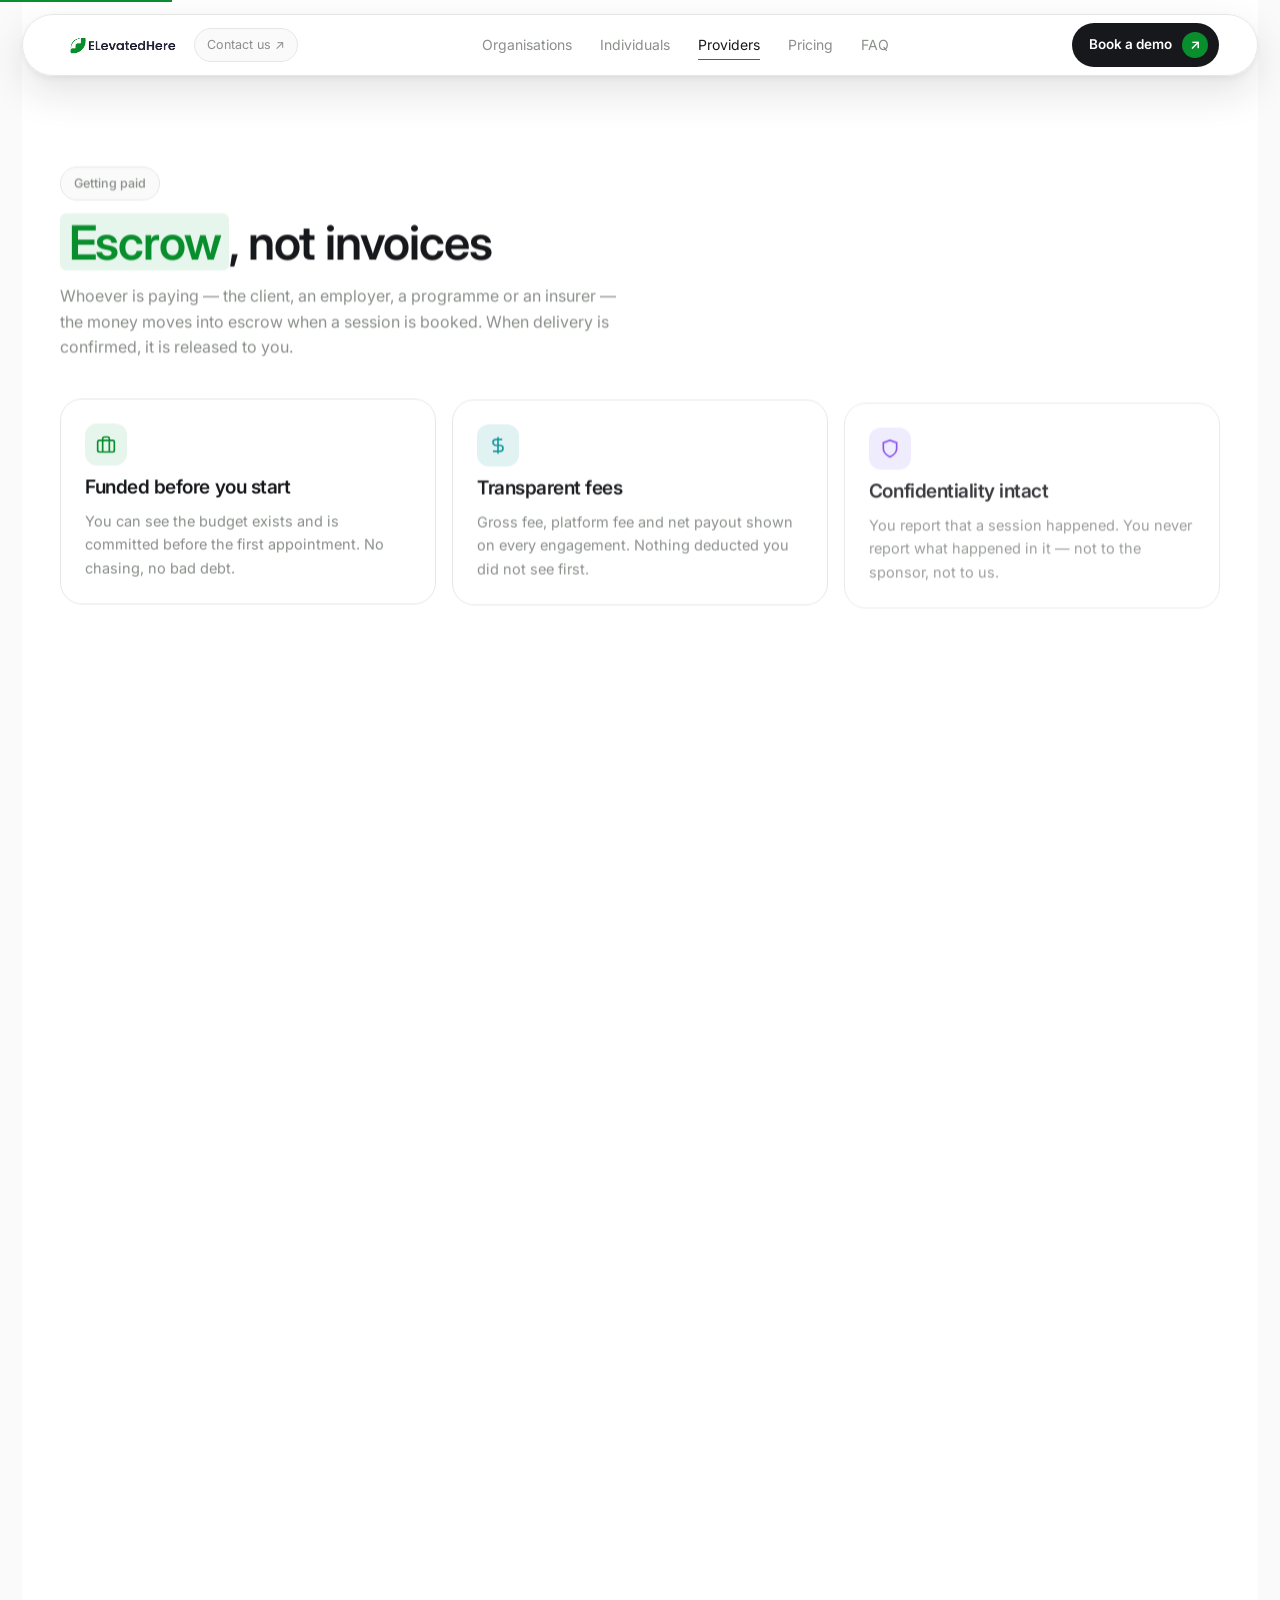
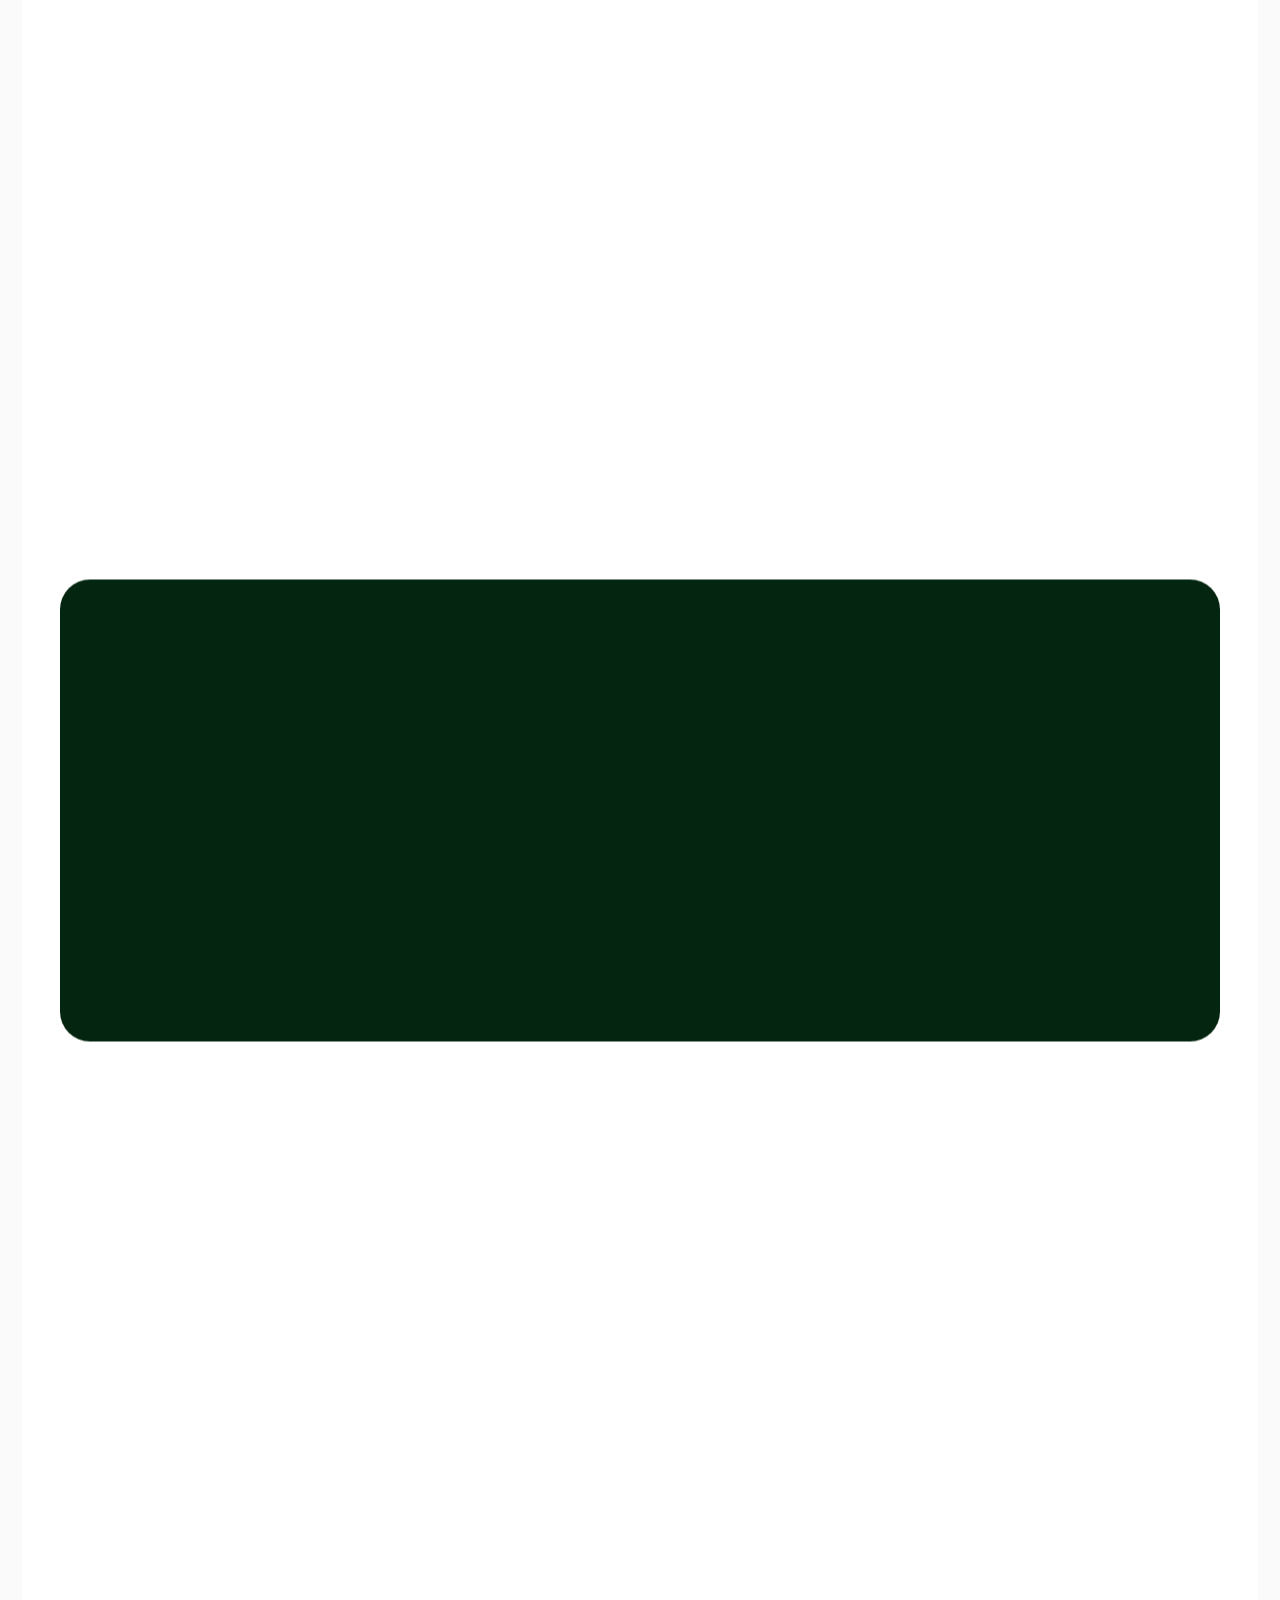
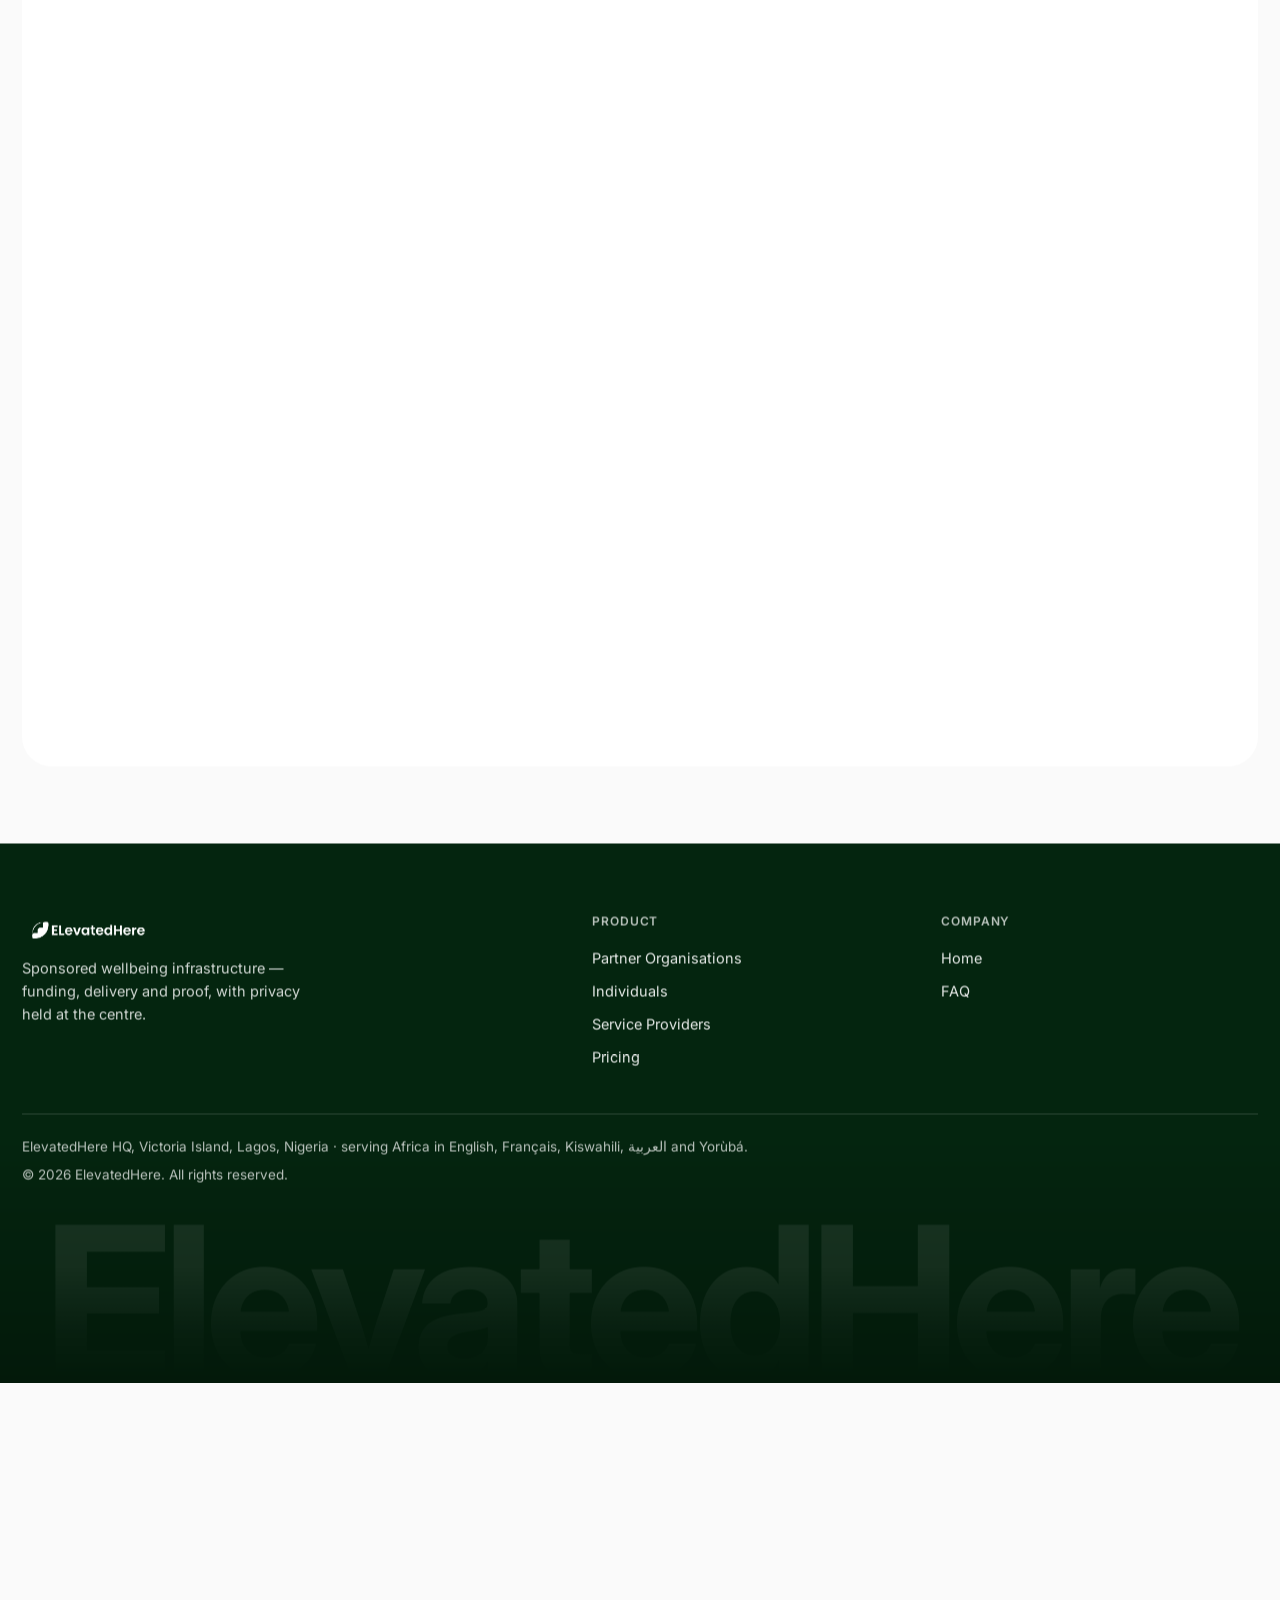
<file: providers.html>
<!doctype html>
<html lang="en">
<head>
<meta charset="utf-8">
<meta name="viewport" content="width=device-width, initial-scale=1">
<title>For Service Providers &mdash; ElevatedHere</title>
<meta name="description" content="Reach sponsored clients, get paid on delivery through escrow, and spend less time chasing invoices.">
<link rel="preconnect" href="https://fonts.googleapis.com">
<link rel="preconnect" href="https://fonts.gstatic.com" crossorigin>
<link href="https://fonts.googleapis.com/css2?family=Inter:wght@400;500;600;700&display=swap" rel="stylesheet">
<link rel="stylesheet" href="assets/styles.css">
<link rel="stylesheet" href="assets/components.css">
</head>
<body>

<div class="progress"><i></i></div>

<nav class="nav">
  <div class="nav-inner">
    <a class="logo" href="index.html"><img src="assets/logo-dark.png" alt="ElevatedHere"></a>
    <a class="chip" href="#cta">Contact us &#8599;</a>
    <div class="nav-links">
      <a href="partner-organisations.html">Organisations</a>
      <a href="beneficiaries.html">Individuals</a>
      <a href="providers.html" aria-current="page">Providers</a>
      <a href="pricing.html">Pricing</a>
      <a href="faq.html">FAQ</a>
    </div>
    <a class="btn btn-dark btn-sm" href="#cta">Book a demo <span class="cap">&#8599;</span></a>
    <button class="nav-toggle" aria-label="Menu" aria-expanded="false"><span></span><span></span></button>
  </div>
</nav>

<div class="wrap"><div class="shell">

  <header class="phero">
    <div class="phero-grid">
      <div>
        <span class="eyebrow fade-up">For Service Providers</span>
        <h1 class="fade-up d1">Clients who are <span class="hl">already funded</span>.</h1>
        <p class="lead fade-up d2">Counsellors, coaches, lawyers and other professionals on ElevatedHere work with clients whose sessions may be self-funded, employer-sponsored, programme-funded or covered by insurance &mdash; so <b>the fee conversation is settled before the first session</b>, and the money is already in escrow.</p>
        <div class="hero-actions fade-up d3"><a class="btn btn-dark" href="#cta">Apply to join <span class="cap">&#8599;</span></a><a class="btn btn-light" href="#payouts">How payouts work <span class="cap">&#8599;</span></a></div>
      </div>
      <div class="fade-up d2"><div class="ui-card chartbox">
        <div class="ui-head"><div><div class="ui-title">Earnings &middot; September</div><div class="ui-sub">Mind &amp; Co. Clinic</div></div></div>
        <div class="kpi-row">
          <div class="kpi"><div class="kpi-label">Net payout</div><div class="kpi-value" style="color:var(--green)" data-count="&#8358;3.65M">&#8358;0</div><div class="delta up">&#8593; +12%</div></div>
          <div class="kpi"><div class="kpi-label">In escrow</div><div class="kpi-value" data-count="&#8358;0.42M">&#8358;0</div><div class="delta info">Releases on delivery</div></div>
        </div>
        <div style="margin-top:14px">
          <div class="prow"><span class="nm">Utilisation</span><span class="track"><i style="--w:88%"></i></span><span class="val">88%</span></div>
          <div class="prow"><span class="nm">Rated 4+</span><span class="track"><i style="--w:94%"></i></span><span class="val">94%</span></div>
        </div>
      </div></div>
    </div>
  </header>

  <section class="section" id="payouts">
    <div class="shead reveal"><span class="eyebrow">Getting paid</span><h2><span class="mark">Escrow</span>, not invoices</h2><p>Whoever is paying &mdash; the client, an employer, a programme or an insurer &mdash; the money moves into escrow when a session is booked. When delivery is confirmed, it is released to you.</p></div>
    <div class="cards stagger">
      <div class="card"><div class="icon-chip" style="background:var(--green-100)"><svg width="20" height="20" viewBox="0 0 24 24" fill="none" stroke="#098e2d" stroke-width="2"><rect x="2" y="7" width="20" height="14" rx="2"/><path d="M16 21V5a2 2 0 0 0-2-2h-4a2 2 0 0 0-2 2v16"/></svg></div><h3>Funded before you start</h3><p>You can see the budget exists and is committed before the first appointment. No chasing, no bad debt.</p></div>
      <div class="card"><div class="icon-chip" style="background:#e0f2f3"><svg width="20" height="20" viewBox="0 0 24 24" fill="none" stroke="#0f969d" stroke-width="2"><path d="M12 2v20M17 5H9.5a3.5 3.5 0 0 0 0 7h5a3.5 3.5 0 0 1 0 7H6"/></svg></div><h3>Transparent fees</h3><p>Gross fee, platform fee and net payout shown on every engagement. Nothing deducted you did not see first.</p></div>
      <div class="card"><div class="icon-chip" style="background:var(--purple-bg)"><svg width="20" height="20" viewBox="0 0 24 24" fill="none" stroke="#7c3aed" stroke-width="2"><path d="M12 22s8-4 8-10V5l-8-3-8 3v7c0 6 8 10 8 10z"/></svg></div><h3>Confidentiality intact</h3><p>You report that a session happened. You never report what happened in it &mdash; not to the sponsor, not to us.</p></div>
    </div>
  </section>

  <section class="section" id="tools">
    <div class="shead reveal">
      <span class="eyebrow">Practice tooling</span>
      <h2>Run the whole practice here</h2>
      <p>Not a referral list that hands you a client and leaves you to stitch together six other subscriptions.</p>
    </div>
    <div class="cards dim-grid stagger">
      <div class="card">
        <h3>Records &amp; notes</h3>
        <p>An EHR/EMR for demographics, session notes, treatment plans, intake forms and consent &mdash; with AI-assisted documentation when you want it.</p>
      </div>
      <div class="card">
        <h3>Scheduling</h3>
        <p>Client self-booking against your real availability, synced to Google or Outlook, with automated email and SMS reminders.</p>
      </div>
      <div class="card">
        <h3>Billing &amp; payouts</h3>
        <p>Invoices, receipts, packages and retainers. Funds are held and released on delivery, so the fee conversation is settled before the first session.</p>
      </div>
      <div class="card">
        <h3>Secure sessions</h3>
        <p>Encrypted video, voice and chat with a waiting room, plus secure messaging between appointments &mdash; so nothing sensitive goes through personal WhatsApp.</p>
      </div>
      <div class="card">
        <h3>Assessments &amp; progress</h3>
        <p>Standardised instruments scored automatically and tracked over time, with treatment planning and goal tracking alongside.</p>
      </div>
      <div class="card">
        <h3>Client portal</h3>
        <p>One place for your clients to book, pay, read what you share and reach you &mdash; branded to your practice.</p>
      </div>
      <div class="card">
        <h3>Credentialing</h3>
        <p>Verification and insurer paneling support, so cover you could already be billing actually reaches you.</p>
      </div>
      <div class="card">
        <h3>Keep learning</h3>
        <p>On-demand continuing education, a peer community for consultation, and events you can host, launch and charge for.</p>
      </div>
    </div>
  </section>

  <section class="section">
    <div class="feature reveal">
      <div>
        <span class="eyebrow">Your practice</span>
        <h3>Set your rates, control your calendar</h3>
        <p>Publish a rate card by session type and duration. Decide your availability, the formats you offer and the languages you work in. Organisations engage you on those terms &mdash; they do not set them for you.</p>
        <ul class="ticks">
          <li><svg width="16" height="16" viewBox="0 0 24 24" fill="none" stroke="#098e2d" stroke-width="3"><path d="M20 6 9 17l-5-5"/></svg> Individual, follow-up, group and same-day rates</li>
          <li><svg width="16" height="16" viewBox="0 0 24 24" fill="none" stroke="#098e2d" stroke-width="3"><path d="M20 6 9 17l-5-5"/></svg> Join a direct panel or the open marketplace</li>
          <li><svg width="16" height="16" viewBox="0 0 24 24" fill="none" stroke="#098e2d" stroke-width="3"><path d="M20 6 9 17l-5-5"/></svg> Verification badge once credentials are confirmed</li>
        </ul>
      </div>
      <div class="feature-media">
        <div class="ui-card chartbox">
          <div class="ui-head"><div class="ui-title">Rate card</div><div class="ui-sub">Reviewed quarterly</div></div>
          <table style="min-width:0;font-size:13px">
            <tbody>
              <tr><td style="padding:11px 0;border:0">Individual session<div class="ui-sub">50 minutes</div></td><td style="padding:11px 0;border:0;text-align:right;font-weight:600">&#8358;18,000</td></tr>
              <tr><td style="padding:11px 0;border:0">Follow-up<div class="ui-sub">30 minutes</div></td><td style="padding:11px 0;border:0;text-align:right;font-weight:600">&#8358;10,000</td></tr>
              <tr><td style="padding:11px 0;border:0">Group session<div class="ui-sub">60 min, up to 8</div></td><td style="padding:11px 0;border:0;text-align:right;font-weight:600">&#8358;8,500</td></tr>
              <tr><td style="padding:11px 0;border:0">Crisis / same-day<div class="ui-sub">50 minutes</div></td><td style="padding:11px 0;border:0;text-align:right;font-weight:600">&#8358;24,000</td></tr>
            </tbody>
          </table>
        </div>
      </div>
    </div>
  </section>

  <section class="section">
    <div class="dark" style="padding-block:clamp(40px,6vw,76px)">
      <div class="shead reveal"><span class="eyebrow">Joining</span><h2>What we ask for</h2><p>Verification protects the people you work with, and it is what lets us put your name in front of them.</p></div>
      <div class="split-2 stagger">
        <div><ul class="ticks">
          <li><svg width="16" height="16" viewBox="0 0 24 24" fill="none" stroke="#7fe39b" stroke-width="3"><path d="M20 6 9 17l-5-5"/></svg> Current professional licence or bar admission</li>
          <li><svg width="16" height="16" viewBox="0 0 24 24" fill="none" stroke="#7fe39b" stroke-width="3"><path d="M20 6 9 17l-5-5"/></svg> Proof of indemnity insurance</li>
          <li><svg width="16" height="16" viewBox="0 0 24 24" fill="none" stroke="#7fe39b" stroke-width="3"><path d="M20 6 9 17l-5-5"/></svg> Government ID and payout account in your name</li>
        </ul></div>
        <div><ul class="ticks">
          <li><svg width="16" height="16" viewBox="0 0 24 24" fill="none" stroke="#7fe39b" stroke-width="3"><path d="M20 6 9 17l-5-5"/></svg> Specialisms, languages and session formats</li>
          <li><svg width="16" height="16" viewBox="0 0 24 24" fill="none" stroke="#7fe39b" stroke-width="3"><path d="M20 6 9 17l-5-5"/></svg> A rate card you are happy to publish</li>
          <li><svg width="16" height="16" viewBox="0 0 24 24" fill="none" stroke="#7fe39b" stroke-width="3"><path d="M20 6 9 17l-5-5"/></svg> Agreement to the confidentiality standard</li>
        </ul></div>
      </div>
    </div>
  </section>

  <section class="section">
    <div class="quote reveal">
      <img src="assets/img/hero-6.webp" alt="Portrait of a practitioner">
      <div class="quote-body">
        <span class="eyebrow">Provider</span>
        <blockquote>&ldquo;Half my practice used to be admin &mdash; invoicing HR departments and waiting sixty days. Here the money is already sitting in escrow before I open the session.&rdquo;</blockquote>
        <p class="quote-by">Clinical psychologist &middot; on the network since 2025</p>
      </div>
    </div>
  </section>

  <section class="section" id="cta">
    <div class="cta reveal">
      <h2>Start an application</h2>
      <p>Verification usually takes two to three business days once your documents are in.</p>
      <div class="cta-actions">
        <a class="btn btn-green" href="#cta">Apply to join <span class="cap">&#8599;</span></a>
        <a class="btn btn-light" href="faq.html">Questions first <span class="cap">&#8599;</span></a>
      </div>
    </div>
  </section>
</div></div>

<footer>
  <div class="wrap">
    <div class="foot-grid">
      <div class="foot-brand">
        <a class="logo" href="index.html" style="height:28px"><img src="assets/logo-light.png" alt="ElevatedHere" style="height:28px"></a>
        <p>Sponsored wellbeing infrastructure &mdash; funding, delivery and proof, with privacy held at the centre.</p>
      </div>
      <div><h4>Product</h4><a href="partner-organisations.html">Partner Organisations</a><a href="beneficiaries.html">Individuals</a><a href="providers.html">Service Providers</a><a href="pricing.html">Pricing</a></div>
      <div><h4>Company</h4><a href="index.html">Home</a><a href="faq.html">FAQ</a></div>
      
    </div>
    <div class="foot-bot">
      <div>
        <div>ElevatedHere HQ, Victoria Island, Lagos, Nigeria &middot; serving Africa in English, Fran&ccedil;ais, Kiswahili, العربية and Yor&ugrave;b&aacute;.</div>
        <div style="margin-top:6px">&copy; 2026 ElevatedHere. All rights reserved.</div>
      </div>
      </div>
  </div>
  <div class="foot-mark" aria-hidden="true">ElevatedHere</div>
</footer>

<script src="assets/app.js"></script>
</body>
</html>
</file>
<file: assets/styles.css>
/* ElevatedHere — marketing site
   Tokens from the platform design system in Figma. Inter only, brand green only. */

:root{
  --green:#098e2d; --green-700:#077024; --green-100:#e7f6ec; --green-300:#7fe39b;
  --ink:#17181c; --grey:#8a8f8a; --border:#e5e7e5; --tile:#fafafa; --white:#fff;
  --green-900:#04250f;
  --amber:#b45309; --amber-bg:#fef3c7; --red:#b91c1c; --red-bg:#fee2e2;
  --blue:#1d4ed8; --blue-bg:#dbeafe; --purple:#7c3aed; --purple-bg:#ede9fe;
  --c1:#098e2d; --c2:#34b366; --c3:#0f969d; --c4:#2868e0; --c5:#733dd0; --c6:#e96729; --c-neutral:#c9ccc9;
  /* The shell tracks the viewport instead of locking to 1200px: it fills the
     window up to 1720px, past which a text column stops being readable. The
     outer margin and the inner gutter both grow with the screen, so the
     proportions hold from a phone to an ultrawide. */
  --max:1720px;
  --page:min(100% - clamp(24px,3.4vw,96px), var(--max));
  --gut:clamp(18px,3vw,72px);
  --r:12px; --r-lg:22px; --r-xl:30px;
  --shadow:0 1px 2px rgba(23,24,28,.04),0 12px 32px rgba(23,24,28,.07);
  --shadow-lg:0 26px 70px rgba(4,37,15,.2);
  --ease:cubic-bezier(.22,1,.36,1); --ease-out:cubic-bezier(.16,1,.3,1);
}
*,*::before,*::after{box-sizing:border-box}
html{scroll-behavior:smooth}
body{margin:0;background:var(--tile);color:var(--ink);font-family:Inter,-apple-system,BlinkMacSystemFont,"Segoe UI",sans-serif;font-size:clamp(16px,.95vw,18px);line-height:1.6;-webkit-font-smoothing:antialiased;overflow-x:hidden}
img{max-width:100%;display:block}
a{color:inherit}
h1,h2,h3,h4{margin:0;line-height:1.08;letter-spacing:-.025em;font-weight:600}
p{margin:0}
.wrap{width:var(--page);margin-inline:auto}
.section{padding:clamp(60px,8vw,118px) var(--gut)}
.shell>.section,.shell>header{padding-inline:var(--gut)}
.hero-left{padding-inline:0}
.center{text-align:center}
.hl{color:var(--green)}
.mark{background:var(--green-100);color:var(--green);padding:0 .18em;border-radius:6px;box-decoration-break:clone;-webkit-box-decoration-break:clone}
.muted{color:var(--grey)}
.shell{background:var(--white);border-radius:var(--r-xl);overflow:hidden}
.smooth{position:fixed;top:0;left:0;width:100%;will-change:transform;z-index:1}
.has-smooth body{overflow-x:hidden}
.js-scrub{transition:none!important}

/* ============ preloader ============ */

/* ============ nav ============ */
.nav{position:fixed;inset:14px 0 auto;z-index:150;display:flex;justify-content:center;pointer-events:none}
.nav-inner{pointer-events:auto;display:flex;align-items:center;gap:10px;width:var(--page);padding:8px var(--gut);background:rgba(255,255,255,.9);backdrop-filter:blur(20px) saturate(1.5);border:1px solid var(--border);border-radius:999px;box-shadow:0 1px 2px rgba(23,24,28,.04);transform:translateY(-130%);opacity:0;transition:box-shadow .35s var(--ease),transform .8s var(--ease-out) .1s,opacity .5s .1s}
.ready .nav-inner{transform:none;opacity:1}
.nav.scrolled .nav-inner{box-shadow:0 2px 6px rgba(23,24,28,.06),0 16px 40px rgba(23,24,28,.12)}
.logo{display:flex;align-items:center;height:26px;text-decoration:none;flex:none}
.logo img{height:26px;width:auto}
.chip{display:inline-flex;align-items:center;gap:5px;padding:6px 12px;border-radius:999px;background:var(--tile);border:1px solid var(--border);font-size:12.5px;color:var(--grey);text-decoration:none;white-space:nowrap}
.nav-links{display:flex;gap:2px;margin-inline:auto}
.nav-links a{position:relative;text-decoration:none;font-size:14px;color:var(--grey);padding:8px 13px;border-radius:999px;white-space:nowrap;transition:color .22s}
.nav-links a::after{content:"";position:absolute;left:13px;right:13px;bottom:4px;height:1.5px;background:var(--green);transform:scaleX(0);transform-origin:left;transition:transform .35s var(--ease)}
.nav-links a:hover{color:var(--ink)}
.nav-links a:hover::after,.nav-links a[aria-current=page]::after{transform:scaleX(1)}
.nav-links a[aria-current=page]{color:var(--ink)}
.nav-toggle{display:none;background:none;border:0;padding:10px;cursor:pointer}
.nav-toggle span{display:block;width:18px;height:1.5px;background:var(--ink);margin:4px 0;transition:transform .3s var(--ease)}
.nav-toggle[aria-expanded=true] span:first-child{transform:translateY(5.5px) rotate(45deg)}
.nav-toggle[aria-expanded=true] span:last-child{transform:translateY(-5.5px) rotate(-45deg)}
.nav-spacer{height:86px}

/* ============ buttons ============ */
.btn{position:relative;display:inline-flex;align-items:center;gap:10px;padding:10px 12px 10px 20px;border-radius:999px;border:1px solid transparent;font-size:14.5px;font-weight:600;text-decoration:none;cursor:pointer;white-space:nowrap;transition:transform .25s var(--ease),background .22s,box-shadow .3s,border-color .22s;will-change:transform}
.btn .cap{width:30px;height:30px;border-radius:50%;display:grid;place-items:center;flex:none;transition:transform .35s var(--ease),background .25s}
.btn:hover .cap{transform:rotate(45deg)}
.btn-dark{background:var(--ink);color:#fff}
.btn-dark .cap{background:var(--green);color:#fff}
.btn-dark:hover{background:#000}
.btn-light{background:var(--white);color:var(--ink);border-color:var(--border)}
.btn-light .cap{background:var(--tile);color:var(--ink)}
.btn-light:hover{border-color:#cdd4cd}
.btn-green{background:var(--green);color:#fff}
.btn-green .cap{background:rgba(255,255,255,.22);color:#fff}
.btn-green:hover{background:var(--green-700)}
.btn-sm{padding:8px 10px 8px 16px;font-size:13.5px}
.btn-sm .cap{width:26px;height:26px}

/* ============ hero ============ */
.hero{position:relative;padding-top:104px}
.hero-grid{display:grid;grid-template-columns:1.12fr .88fr;gap:40px;align-items:center;min-height:min(86vh,760px)}
.hero-left{padding:clamp(24px,4vw,56px) 0 clamp(24px,4vw,48px)}
.hero h1{font-size:clamp(36px,4.9vw,86px)}
.line{display:block;overflow:hidden}
.line>span{display:block;transform:translateY(106%);transition:transform .82s var(--ease-out)}
.ready .line>span{transform:none}
.ready .line:nth-child(2)>span{transition-delay:.08s}
.ready .line:nth-child(3)>span{transition-delay:.16s}
.hero-sub{margin-top:24px;max-width:50ch;color:var(--grey);font-size:clamp(15.5px,1.15vw,19px);line-height:1.62}
.hero-sub b{color:var(--ink);font-weight:500}
.hero-actions{display:flex;gap:10px;margin-top:30px;flex-wrap:wrap}
.hero-tags{display:flex;gap:8px;margin-top:clamp(28px,5vw,60px);flex-wrap:wrap;align-items:center}
.tag{padding:7px 14px;border-radius:999px;background:var(--tile);border:1px solid var(--border);font-size:12.5px;color:var(--grey)}
.tag.on{background:var(--green-100);border-color:#cfe9d8;color:var(--green)}
.fade-up{opacity:0;transform:translateY(16px);transition:opacity .8s var(--ease-out),transform .8s var(--ease-out)}
.ready .fade-up{opacity:1;transform:none}
.ready .d1{transition-delay:.3s}.ready .d2{transition-delay:.4s}.ready .d3{transition-delay:.5s}.ready .d4{transition-delay:.6s}

/* twin photo columns, opposite directions */
.hero-media{position:relative;display:grid;grid-template-columns:1fr 1fr;gap:14px;height:min(86vh,760px);overflow:hidden;-webkit-mask-image:linear-gradient(180deg,transparent,#000 12%,#000 88%,transparent);mask-image:linear-gradient(180deg,transparent,#000 12%,#000 88%,transparent)}
.col{display:grid;gap:14px;align-content:start;will-change:transform}
.col.up{animation:colUp 34s linear infinite}
.col.down{animation:colDown 34s linear infinite}
.hero-media:hover .col{animation-play-state:paused}
@keyframes colUp{to{transform:translateY(-50%)}}
@keyframes colDown{from{transform:translateY(-50%)}to{transform:translateY(0)}}
.pcard{position:relative;border-radius:var(--r-lg);overflow:hidden;aspect-ratio:3/4;background:var(--border)}
.pcard img{width:100%;height:100%;object-fit:cover}
.pcard .x{position:absolute;top:10px;right:10px;width:26px;height:26px;border-radius:50%;background:rgba(255,255,255,.92);display:grid;place-items:center;font-size:13px;color:var(--ink)}
.pcard .say{position:absolute;left:10px;right:10px;bottom:10px;display:flex;align-items:center;justify-content:space-between;gap:8px;background:rgba(23,24,28,.86);backdrop-filter:blur(8px);color:#fff;border-radius:999px;padding:7px 8px 7px 14px;font-size:11.5px}
.pcard .say i{width:22px;height:22px;border-radius:50%;background:#fff;color:var(--ink);display:grid;place-items:center;font-style:normal;font-size:11px;flex:none}
.hero-orbs{position:absolute;left:50%;top:50%;transform:translate(-50%,-50%);display:grid;gap:12px;z-index:2}
.orb{width:42px;height:42px;border-radius:50%;display:grid;place-items:center;background:linear-gradient(140deg,#d8f3df,#eaf7ee);border:1px solid #cfe9d8;box-shadow:0 8px 22px rgba(4,37,15,.1)}

/* ============ word-highlight statement ============ */
.statement{padding:clamp(70px,10vw,140px) 0;text-align:center}
.statement p{font-size:clamp(19px,2.3vw,38px);line-height:1.45;letter-spacing:-.02em;max-width:22ch;margin-inline:auto;font-weight:500}
.statement.wide p{max-width:30ch}
.w{color:#d6dad6;transition:color .35s var(--ease)}
.w.on{color:var(--ink)}
.w.g.on{color:var(--green)}

/* ============ big statement ============ */
.big{font-size:clamp(30px,4.6vw,78px);text-align:center;letter-spacing:-.03em}

/* ============ split words admit a card ============ */
.split{display:flex;align-items:center;justify-content:center;gap:clamp(8px,2vw,26px);flex-wrap:nowrap}
.split .sw{font-size:clamp(28px,4.3vw,72px);font-weight:600;letter-spacing:-.03em;white-space:nowrap}
.split .slot{width:0;opacity:0;transition:width .9s var(--ease-out),opacity .6s .2s;overflow:hidden;flex:none}
.split.in .slot{width:clamp(180px,26vw,330px);opacity:1}
.slot .pcard{aspect-ratio:4/5;border-radius:var(--r-lg)}

/* ============ benefit stack ============ */
.brow{display:grid;grid-template-columns:1fr 1fr;gap:16px;align-items:stretch;margin-top:16px;opacity:0;transform:translateX(60px);transition:opacity .7s var(--ease-out),transform .8s var(--ease-out)}
.brow.in{opacity:1;transform:none}
.brow:nth-child(even){margin-left:clamp(0px,4vw,60px)}
.bleft{background:var(--white);border-radius:var(--r-lg);padding:26px;display:flex;gap:16px;align-items:flex-start}
.bicon{width:46px;height:46px;border-radius:50%;background:var(--ink);color:#fff;display:grid;place-items:center;flex:none}
.btag{display:inline-block;padding:5px 12px;border-radius:999px;background:var(--tile);border:1px solid var(--border);font-size:12px;color:var(--grey);margin-bottom:10px}
.bleft p{color:var(--grey);font-size:14.5px}
.bright{background:linear-gradient(140deg,#f4f6f4,#eef1ee);border-radius:var(--r-lg);padding:30px;display:grid;place-items:center;text-align:center}
.bright small{color:var(--grey);font-size:13px;display:block;margin-bottom:8px}
.bright b{font-size:clamp(20px,2.4vw,27px);font-weight:600;letter-spacing:-.02em}

/* ============ arrow ticker ============ */
.ticker{overflow:hidden;padding:18px 0;border-block:1px solid var(--border);background:var(--white)}
.ticker-track{display:flex;gap:26px;width:max-content;align-items:center;animation:slide 26s linear infinite}
.ticker:hover .ticker-track{animation-play-state:paused}
.ticker b{font-size:clamp(18px,2.4vw,30px);font-weight:600;letter-spacing:-.02em;white-space:nowrap}
.ticker b.out{color:transparent;-webkit-text-stroke:1px var(--grey)}
.ticker i{color:var(--green);font-style:normal;font-size:20px}
@keyframes slide{to{transform:translateX(-50%)}}

/* ============ cluster ============ */
.cluster{position:relative;min-height:440px}
.cl{position:absolute;background:var(--white);border:1px solid var(--border);border-radius:var(--r);box-shadow:var(--shadow);padding:14px;opacity:0;transform:translate(var(--fx,0),var(--fy,26px)) scale(.94);transition:opacity .7s var(--ease-out),transform .8s var(--ease-out)}
.cluster.in .cl{opacity:1;transform:none}
.cluster.in .cl:nth-child(2){transition-delay:.1s}.cluster.in .cl:nth-child(3){transition-delay:.2s}
.cluster.in .cl:nth-child(4){transition-delay:.3s}.cluster.in .cl:nth-child(5){transition-delay:.4s}

/* ============ orbit ============ */
.orbit{position:relative;width:100%;aspect-ratio:1;max-width:520px;margin-inline:auto}
.ring{position:absolute;inset:0;border:1px solid var(--border);border-radius:50%}
.ring.r2{inset:13%}.ring.r3{inset:26%}
.hub{position:absolute;inset:34%;border-radius:50%;background:var(--white);box-shadow:0 18px 50px rgba(4,37,15,.12);display:grid;place-items:center;text-align:center;padding:10px}
.hub img{height:22px;margin-inline:auto}
.spin{position:absolute;inset:0;animation:spin 46s linear infinite}
.spin.rev{animation-direction:reverse;animation-duration:62s}
@keyframes spin{to{transform:rotate(360deg)}}
.sat{position:absolute;z-index:2;width:clamp(42px,7vw,58px);height:clamp(42px,7vw,58px);border-radius:50%;display:grid;place-items:center;background:var(--white);box-shadow:0 10px 26px rgba(4,37,15,.14);border:1px solid var(--border)}
.sat span{animation:spin 46s linear infinite reverse;display:grid;place-items:center}
.spin.rev .sat span{animation-duration:62s;animation-direction:normal}

/* ============ counter + device ============ */
.device{border-radius:34px;border:8px solid var(--ink);background:var(--white);overflow:hidden;max-width:290px;box-shadow:var(--shadow-lg)}
.device-top{background:var(--ink);height:22px}
.dev-body{padding:14px}

/* ============ two-column blocks ============ */
.duo{display:grid;grid-template-columns:1fr 1fr;gap:40px;align-items:center}
.duo-36{gap:36px}
.duo-wide{grid-template-columns:1.1fr .9fr}
@media(max-width:860px){.duo,.duo-wide{grid-template-columns:1fr;gap:30px}}

/* ============ funnel ============
   One series across ordered stages: bar length carries the count, the ordinal
   green ramp carries stage position. Ramp validated as light->dark with
   monotone lightness, adjacent dL >= .06, and a light end at 2.31:1 on surface. */
.funnel{margin:0;background:var(--white);border:1px solid var(--border);border-radius:var(--r-lg);padding:clamp(20px,2.4vw,30px)}
.funnel figcaption{display:flex;align-items:baseline;justify-content:space-between;gap:12px;margin-bottom:20px}
.fn-title{font-weight:600;font-size:15px;letter-spacing:-.012em;color:var(--ink)}
.fn-sub{font-size:12.5px;color:var(--grey)}
.fn-plot{display:grid}
.fn-row{position:relative;display:grid;grid-template-columns:84px 1fr auto;align-items:center;gap:12px}
.fn-stage{font-size:13px;color:var(--ink)}
.fn-track{display:block;height:22px;border-radius:4px;background:var(--tile);overflow:hidden}
.fn-track>i{display:block;height:100%;border-radius:0 4px 4px 0;transition:width .9s var(--ease-out)}
.fn-val{font-size:13px;font-weight:600;font-variant-numeric:tabular-nums;color:var(--ink);min-width:32px;text-align:right}
.fn-drop{margin:4px 0 4px 96px;font-size:11.5px;color:var(--grey)}
.fn-drop span{color:#b45309;font-weight:600}
.fn-foot{margin-top:18px;padding-top:14px;border-top:1px solid var(--border);font-size:13px;color:var(--grey)}
.fn-foot b{color:var(--ink)}
.fn-tip{position:absolute;left:96px;top:calc(100% - 2px);z-index:6;max-width:min(300px,78%);opacity:0;pointer-events:none;transform:translateY(4px);transition:opacity .18s var(--ease),transform .18s var(--ease);background:var(--ink);color:#fff;font-size:12px;line-height:1.35;padding:7px 10px;border-radius:8px;box-shadow:0 8px 24px rgba(23,24,28,.2)}
.fn-row:hover .fn-tip,.fn-row:focus-within .fn-tip{opacity:1;transform:none}
@media(max-width:560px){
  .fn-row{grid-template-columns:72px 1fr auto;gap:9px}
  .fn-drop{margin-left:81px}
  .fn-tip{left:0;max-width:100%}
}

/* ============ testimonial carousel ============ */
.tcar{position:relative;overflow:hidden;border-radius:var(--r-xl)}
.ttrack{display:flex;transition:transform .8s var(--ease)}
.ttrack.fade-mode{display:grid}
.ttrack.fade-mode>.tslide{grid-area:1/1;opacity:0;transform:scale(.965);transition:opacity .72s var(--ease),transform .72s var(--ease);pointer-events:none}
.ttrack.fade-mode>.tslide.on{opacity:1;transform:none;pointer-events:auto}
.tslide{flex:0 0 100%;display:grid;grid-template-columns:1fr 1fr;gap:20px;align-items:center;padding:6px}
.tquote{background:var(--white);border:1px solid var(--border);border-radius:var(--r-lg);padding:clamp(22px,3vw,38px)}
.tquote blockquote{margin:14px 0 0;font-size:clamp(16px,1.8vw,21px);line-height:1.5;letter-spacing:-.015em}
.tphoto{border-radius:var(--r-lg);overflow:hidden;aspect-ratio:4/3}
.tphoto img{width:100%;height:100%;object-fit:cover}
.tdots{display:flex;gap:7px;justify-content:center;margin-top:22px}
.tdots button{width:8px;height:8px;border-radius:50%;border:0;background:var(--border);cursor:pointer;padding:0;transition:width .3s var(--ease),background .3s}
.tdots button.on{width:24px;background:var(--green)}

/* ============ pricing ============ */
.plans{display:grid;grid-template-columns:repeat(2,1fr);gap:18px;max-width:760px;margin:40px auto 0}
@media(max-width:760px){.plans{grid-template-columns:1fr}}
.plan{background:var(--white);border:1px solid var(--border);border-radius:var(--r-lg);padding:28px;transition:transform .4s var(--ease),box-shadow .4s var(--ease)}
.plan:hover{transform:translateY(-6px);box-shadow:var(--shadow)}
.plan.pro{background:linear-gradient(150deg,#e8f7ec,#dff0f3);border-color:#cfe9d8}
.plan-price{font-size:40px;font-weight:600;letter-spacing:-.03em;margin:14px 0 4px}
.plan-price small{font-size:14px;font-weight:400;color:var(--grey)}

/* ============ mosaic ============ */
.mosaic{display:grid;grid-template-columns:repeat(6,1fr);gap:12px;margin-top:40px}
.mosaic .pcard{aspect-ratio:1;border-radius:var(--r)}
.mosaic .pcard:nth-child(3){aspect-ratio:1/1.3}
@media(max-width:900px){.mosaic{grid-template-columns:repeat(3,1fr)}}

/* ============ shared bits ============ */
.eyebrow{display:inline-flex;align-items:center;gap:7px;padding:6px 13px;border-radius:999px;background:var(--tile);border:1px solid var(--border);color:var(--grey);font-size:12.5px;font-weight:500}
.shead{max-width:60ch}
.shead h2{font-size:clamp(28px,3.7vw,60px);margin-top:16px}
.shead p{color:var(--grey);margin-top:16px;max-width:56ch}
.shead.center{margin-inline:auto}.shead.center p{margin-inline:auto}
.ticks{list-style:none;padding:0;margin:20px 0 0;display:grid;gap:10px}
.ticks li{display:flex;gap:10px;font-size:14.5px;align-items:flex-start}
.ticks svg{flex:none;margin-top:3px}
.reveal{opacity:0;transform:translateY(24px);transition:opacity .8s var(--ease-out),transform .8s var(--ease-out)}
.reveal.in{opacity:1;transform:none}
.stagger>*{opacity:0;transform:translateY(20px);transition:opacity .7s var(--ease-out),transform .7s var(--ease-out)}
.stagger.in>*{opacity:1;transform:none}
.stagger.in>*:nth-child(2){transition-delay:.09s}.stagger.in>*:nth-child(3){transition-delay:.18s}
.stagger.in>*:nth-child(4){transition-delay:.27s}.stagger.in>*:nth-child(5){transition-delay:.36s}
.progress{position:fixed;top:0;left:0;height:2px;width:100%;z-index:200;pointer-events:none}
.progress i{display:block;height:100%;width:0;background:var(--green)}
:focus-visible{outline:2.5px solid var(--green);outline-offset:3px;border-radius:4px}

/* ============ footer ============ */
footer{position:relative;overflow:hidden;background:var(--green-900);color:#fff;padding:clamp(48px,6vw,72px) 0 0;margin-top:clamp(40px,6vw,80px)}
.foot-grid{display:grid;grid-template-columns:1.7fr repeat(2,1fr);gap:32px}
@media(max-width:860px){.foot-grid{grid-template-columns:1fr 1fr}}
footer h4{font-size:12px;text-transform:uppercase;letter-spacing:.07em;opacity:.72;margin-bottom:13px}
footer a{color:rgba(255,255,255,.9);text-decoration:none;font-size:14.5px;display:block;width:fit-content;padding:5px 0;transition:transform .25s var(--ease),color .2s}
footer a:hover{transform:translateX(3px)}
.foot-brand p{color:rgba(255,255,255,.82);font-size:14.5px;margin-top:13px;max-width:34ch}
.foot-bot{margin-top:40px;padding-top:22px;border-top:1px solid rgba(255,255,255,.16);display:flex;flex-wrap:wrap;gap:16px;justify-content:space-between;align-items:flex-end;font-size:13.5px;color:rgba(255,255,255,.72)}
.foot-brand .logo img{filter:brightness(0) invert(1)}
.socials{display:flex;gap:9px}
.socials a{display:grid;width:34px;height:34px;border-radius:50%;background:rgba(255,255,255,.1);display:grid;place-items:center;padding:0;transition:background .25s var(--ease),transform .25s var(--ease)}
.socials a:hover{background:rgba(255,255,255,.2);transform:translateY(-2px)}
.foot-mark{margin-top:clamp(18px,3vw,34px);font-size:clamp(68px,16.4vw,330px);font-weight:700;letter-spacing:-.045em;line-height:.78;text-align:center;color:rgba(255,255,255,.085);white-space:nowrap;user-select:none;pointer-events:none;-webkit-mask-image:linear-gradient(180deg,#000 28%,rgba(0,0,0,.25) 72%,transparent);mask-image:linear-gradient(180deg,#000 28%,rgba(0,0,0,.25) 72%,transparent)}
footer::after{content:'';position:absolute;left:0;right:0;bottom:0;height:46%;pointer-events:none;background:linear-gradient(180deg,transparent,rgba(0,0,0,.32))}
footer .wrap{position:relative;z-index:1}

/* ============ motion off ============ */
@media(prefers-reduced-motion:reduce){
  html{scroll-behavior:auto}
  *,*::before,*::after{animation-duration:.01ms!important;animation-iteration-count:1!important;transition-duration:.01ms!important}
  .reveal,.stagger>*,.fade-up,.brow{opacity:1!important;transform:none!important}
  .line>span{transform:none!important}
  .w{color:var(--ink)}.w.g{color:var(--green)}
  .split .slot{width:clamp(180px,26vw,330px);opacity:1}
}

/* ============ responsive ============ */
@media(max-width:1000px){
  .hero-grid{grid-template-columns:1fr;min-height:0}
  .hero-left{padding:20px 0}
  .hero-media{height:520px;margin-inline:calc(-1*var(--gut))}
  .hero-orbs{display:none}
  .nav-links{display:none;position:absolute;top:calc(100% + 10px);left:0;right:0;flex-direction:column;margin:0;padding:12px;background:rgba(255,255,255,.97);backdrop-filter:blur(18px);border:1px solid var(--border);border-radius:var(--r-lg);box-shadow:var(--shadow)}
  .nav-links.open{display:flex}
  .nav-links a::after{display:none}
  .nav-toggle{display:block;order:3}
  .nav-inner{position:relative}
  .nav .chip{display:none}
  .brow{grid-template-columns:1fr;margin-left:0!important}
  .tslide{grid-template-columns:1fr}
  .split{flex-wrap:wrap}
  .split .slot{width:100%!important;order:3;margin-top:14px}
  .split.in .slot .pcard{max-width:260px;margin-inline:auto}
}
</file>
<file: assets/components.css>
/* ElevatedHere — shared component layer for the inner pages.
   Same design language as the home page; loaded after styles.css. */

/* ---------- inner-page hero ---------- */
.phero { position: relative; padding: clamp(96px,12vw,150px) 0 clamp(40px,6vw,72px); }
.phero h1 { font-size: clamp(34px,5.4vw,66px); max-width: 17ch; }
.phero .lead { margin-top: 20px; max-width: 52ch; color: var(--grey); font-size: clamp(15px,1.5vw,17px); }
.phero .lead b { color: var(--ink); font-weight: 500; }
.phero-grid { display: grid; grid-template-columns: 1.05fr .95fr; gap: clamp(24px,4vw,56px); align-items: center; }
@media (max-width:1000px) { .phero-grid { grid-template-columns: 1fr; } }

/* ---------- feature rows ---------- */
.feature { display: grid; grid-template-columns: 1fr 1fr; gap: clamp(26px,5vw,72px); align-items: center; }
.feature + .feature { margin-top: clamp(48px,7vw,96px); }
.feature.flip .feature-media { order: -1; }
@media (max-width:920px) { .feature, .feature.flip { grid-template-columns: 1fr; } .feature.flip .feature-media { order: 0; } }
.feature h3 { font-size: clamp(22px,2.8vw,32px); margin-top: 14px; }
.feature p { color: var(--grey); margin-top: 14px; }

/* ---------- cards ---------- */
.cards { display: grid; grid-template-columns: repeat(3,1fr); gap: 16px; margin-top: 38px; }
@media (max-width:920px) { .cards { grid-template-columns: 1fr; } }
/* Wider sets: eight wellbeing dimensions and the four ways a session is paid for. */
.dim-grid, .pay-grid { grid-template-columns: repeat(4,1fr); }
@media (max-width:1180px) { .dim-grid, .pay-grid { grid-template-columns: repeat(2,1fr); } }
@media (max-width:620px)  { .dim-grid, .pay-grid { grid-template-columns: 1fr; } }
/* Seven dimensions: 4 + 3, so the last row centres rather than stranding one card. */
.dim-7 { grid-template-columns: repeat(12,1fr); }
.dim-7 > .card { grid-column: span 3; }
.dim-7 > .card:nth-child(n+5) { grid-column: span 4; }
@media (max-width:1180px) { .dim-7 { grid-template-columns: repeat(2,1fr); } .dim-7 > .card, .dim-7 > .card:nth-child(n+5) { grid-column: auto; } }
@media (max-width:620px)  { .dim-7 { grid-template-columns: 1fr; } }
/* Six platform capabilities, 3-up. */
.cap-grid { grid-template-columns: repeat(3,1fr); }
@media (max-width:980px) { .cap-grid { grid-template-columns: repeat(2,1fr); } }
@media (max-width:620px) { .cap-grid { grid-template-columns: 1fr; } }
/* Five workspace roles. */
.role-grid { grid-template-columns: repeat(5,1fr); }
@media (max-width:1240px) { .role-grid { grid-template-columns: repeat(3,1fr); } }
@media (max-width:860px)  { .role-grid { grid-template-columns: repeat(2,1fr); } }
@media (max-width:560px)  { .role-grid { grid-template-columns: 1fr; } }
.card { background: var(--white); border: 1px solid var(--border); border-radius: var(--r-lg); padding: 24px; display: flex; flex-direction: column; gap: 12px; text-decoration: none; transition: transform .4s var(--ease), box-shadow .4s var(--ease), border-color .3s; }
a.card:hover { transform: translateY(-5px); box-shadow: var(--shadow); border-color: #cfd8cf; }
.card h3 { font-size: 19px; }
.card p { color: var(--grey); font-size: 14.5px; }
.card-photo { border-radius: var(--r); overflow: hidden; aspect-ratio: 16/10; }
.card-photo img { width: 100%; height: 100%; object-fit: cover; transition: transform .8s var(--ease); }
a.card:hover .card-photo img { transform: scale(1.05); }
.card-link { margin-top: auto; color: var(--green); font-weight: 600; font-size: 14.5px; display: inline-flex; gap: 7px; }
.card-link span { transition: transform .3s var(--ease); }
a.card:hover .card-link span { transform: translateX(4px); }
.icon-chip { width: 42px; height: 42px; border-radius: var(--r); display: grid; place-items: center; flex: none; }

/* ---------- dark band ---------- */
.dark { background: var(--green-900); color: #fff; border-radius: var(--r-xl); padding-inline: clamp(18px,3vw,44px); }
.dark h2, .dark h3, .dark h4 { color: #fff; }
.dark p, .dark .shead p { color: rgba(255,255,255,.72); }
.dark .eyebrow { background: rgba(255,255,255,.1); border-color: rgba(255,255,255,.18); color: #fff; }
.dark .ticks li { color: rgba(255,255,255,.86); }
.dark .mark { background: rgba(127,227,155,.18); color: var(--green-300); }

/* ---------- privacy tiers ---------- */
.tiers { display: grid; grid-template-columns: repeat(3,1fr); gap: 14px; margin-top: 34px; }
@media (max-width:880px) { .tiers { grid-template-columns: 1fr; } }
.tier { border-radius: var(--r); padding: 22px; border: 1px solid transparent; transition: transform .4s var(--ease); }
.tier:hover { transform: translateY(-4px); }
.tier h4 { font-size: 15.5px; margin-bottom: 8px; }
.tier p { font-size: 13.5px; line-height: 1.55; }
.t-private { background: var(--red-bg); border-color: #f6d9d9; } .t-private h4 { color: var(--red); } .t-private p { color: #8f3434; }
.t-op { background: var(--amber-bg); border-color: #f4e3bb; } .t-op h4 { color: var(--amber); } .t-op p { color: #7d5216; }
.t-agg { background: var(--green-100); border-color: #cfe9d8; } .t-agg h4 { color: var(--green); } .t-agg p { color: #205e36; }
.dark .t-private { background: rgba(255,255,255,.06); border-color: rgba(255,255,255,.14); }
.dark .t-private h4 { color: #ffb4b4; } .dark .t-private p { color: rgba(255,255,255,.8); }
.dark .t-agg { background: rgba(127,227,155,.1); border-color: rgba(127,227,155,.24); }
.dark .t-agg h4 { color: var(--green-300); } .dark .t-agg p { color: rgba(255,255,255,.82); }

/* ---------- notes ---------- */
.note { display: flex; gap: 11px; align-items: flex-start; padding: 14px 17px; border-radius: var(--r); background: var(--green-100); color: #205e36; font-size: 14px; margin-top: 24px; }
.note svg { flex: none; margin-top: 2px; }
.note.warn { background: var(--amber-bg); color: #7c4a06; }
.dark .note { background: rgba(255,255,255,.08); color: rgba(255,255,255,.84); }

.split-2 { display: grid; grid-template-columns: repeat(2,1fr); gap: 16px; margin-top: 32px; }
@media (max-width:820px) { .split-2 { grid-template-columns: 1fr; } }

/* ---------- FAQ ---------- */
.faq { max-width: 820px; margin-top: 32px; }
.faq-item { border-top: 1px solid var(--border); }
.faq-item:last-child { border-bottom: 1px solid var(--border); }
.faq-q { width: 100%; background: none; border: 0; color: var(--ink); text-align: left; cursor: pointer; padding: 20px 0; font-size: clamp(15px,1.7vw,17.5px); font-weight: 500; font-family: inherit; display: flex; justify-content: space-between; gap: 20px; align-items: center; transition: opacity .25s; }
.faq-q:hover { opacity: .72; }
.faq-q i { flex: none; width: 20px; height: 20px; position: relative; }
.faq-q i::before, .faq-q i::after { content: ""; position: absolute; background: currentColor; inset: 50% 0 auto; height: 1.5px; transition: transform .35s var(--ease); }
.faq-q i::after { transform: rotate(90deg); }
.faq-item.open .faq-q i::after { transform: rotate(0); }
.faq-a { max-height: 0; overflow: hidden; transition: max-height .45s var(--ease); }
.faq-a p { padding: 0 0 20px; max-width: 66ch; font-size: 15px; color: var(--grey); }
.dark .faq-item { border-color: rgba(255,255,255,.14); }
.dark .faq-q { color: #fff; }
.dark .faq-a p { color: rgba(255,255,255,.72); }

/* ---------- comparison table ---------- */
.tbl-wrap { overflow-x: auto; margin-top: 36px; border: 1px solid var(--border); border-radius: var(--r); background: var(--white); -webkit-overflow-scrolling: touch; }
table { border-collapse: collapse; width: 100%; min-width: 600px; font-size: 14.5px; }
th, td { text-align: left; padding: 14px 18px; border-bottom: 1px solid var(--border); }
thead th { background: var(--tile); font-size: 11px; text-transform: uppercase; letter-spacing: .05em; color: var(--grey); font-weight: 600; }
tbody tr { transition: background .2s; } tbody tr:hover { background: var(--tile); }
tbody tr:last-child td { border-bottom: 0; }
td.yes { color: var(--green); font-weight: 600; } td.no { color: var(--grey); }

/* ---------- CTA band ---------- */
.cta { position: relative; overflow: hidden; border-radius: var(--r-xl); background: var(--green-900); text-align: center; padding: clamp(44px,7vw,88px) clamp(20px,4vw,40px); }
.cta h2 { color: #fff; font-size: clamp(26px,4.2vw,48px); max-width: 19ch; margin-inline: auto; }
.cta p { color: rgba(255,255,255,.72); margin-top: 16px; max-width: 52ch; margin-inline: auto; }
.cta-actions { display: flex; gap: 10px; justify-content: center; flex-wrap: wrap; margin-top: 26px; }

/* ---------- stat strip ---------- */
.stats { display: grid; grid-template-columns: repeat(4,1fr); gap: 14px; margin-top: 36px; }
@media (max-width:900px) { .stats { grid-template-columns: repeat(2,1fr); } }
@media (max-width:560px) { .stats { grid-template-columns: 1fr; } }
.stat { position: relative; background: var(--green); color: #fff; border-radius: var(--r); padding: 20px; overflow: hidden; }
.stat::before, .stat::after { content: ""; position: absolute; width: 16px; height: 16px; border-radius: 50%; background: var(--tile); top: 50%; transform: translateY(-50%); }
.stat::before { left: -8px; } .stat::after { right: -8px; }
.stat em { font-style: normal; font-size: 10.5px; text-transform: uppercase; letter-spacing: .07em; opacity: .78; display: block; margin-bottom: 8px; }
.stat b { display: block; font-size: clamp(24px,3.2vw,34px); font-weight: 600; letter-spacing: -.03em; }
.stat span { display: block; font-size: 12px; opacity: .85; margin-top: 5px; line-height: 1.45; }

/* ---------- steps ---------- */
.steps { margin-top: 40px; }
.step { display: grid; grid-template-columns: clamp(90px,13vw,170px) 1fr; gap: clamp(18px,3.5vw,44px); align-items: center; padding: clamp(22px,3vw,36px) 0; border-top: 1px solid var(--border); }
.step:last-child { border-bottom: 1px solid var(--border); }
.step-n { font-size: clamp(58px,9vw,122px); font-weight: 600; letter-spacing: -.06em; line-height: .8; color: var(--green); }
.step:nth-child(2) .step-n { color: #45b06a; } .step:nth-child(3) .step-n { color: #8fd0a3; }
.step h3 { font-size: clamp(19px,2.2vw,25px); }
.step p { color: var(--grey); margin-top: 10px; max-width: 58ch; }
@media (max-width:620px) { .step { grid-template-columns: 1fr; gap: 2px; } .step-n { font-size: 54px; } }

/* ---------- 3-up plans ---------- */
.plans-3 { display: grid; grid-template-columns: repeat(3,1fr); gap: 16px; margin-top: 38px; align-items: start; }
@media (max-width:960px) { .plans-3 { grid-template-columns: 1fr; } }
.plan.featured { background: var(--green-900); color: #fff; border-color: var(--green-900); }
.plan.featured p, .plan.featured .ticks li, .plan.featured .plan-price small { color: rgba(255,255,255,.76); }
.plan.featured .eyebrow { background: rgba(255,255,255,.12); border-color: rgba(255,255,255,.2); color: #fff; }
.plan .btn { width: 100%; justify-content: center; margin-top: 20px; }

/* ---------- quote band ---------- */
.quote { position: relative; min-height: 440px; max-height: 560px; display: flex; align-items: flex-end; border-radius: var(--r-xl); overflow: hidden; }
.quote img { position: absolute; inset: 0; width: 100%; height: 100%; object-fit: cover; object-position: 78% 22%; }
/* Two scrims, not one: the vertical pass grounds the band, the horizontal pass
   gives the quote a solid side to sit on so it never floats over busy frame. */
.quote::after { content: ""; position: absolute; inset: 0; background:
  linear-gradient(0deg, rgba(4,37,15,.92) 4%, rgba(4,37,15,.42) 46%, rgba(4,37,15,.08) 100%),
  linear-gradient(90deg, rgba(4,37,15,.88) 0%, rgba(4,37,15,.55) 38%, rgba(4,37,15,0) 68%); }
.quote-body { position: relative; z-index: 1; padding: clamp(22px,4vw,46px); color: #fff; max-width: 62ch; }
.quote-body blockquote { margin: 12px 0 0; font-size: clamp(17px,2.2vw,26px); line-height: 1.38; letter-spacing: -.02em; }
.quote-by { margin-top: 16px; font-size: 14px; color: rgba(255,255,255,.72); }

/* =====================================================================
   RESPONSIVE HARDENING (applies to every page)
   ===================================================================== */
@media (max-width:1000px) {
  body.nav-open { overflow: hidden; }
  .shell { border-radius: var(--r-lg); }
}
@media (max-width:760px) {
  .wrap { width: calc(100% - 28px); }
  .section { padding: clamp(44px,8vw,72px) 0; }
  .hero-media { height: 440px; }
  .statement p { font-size: clamp(18px,4.6vw,24px); }
  .big { font-size: clamp(26px,7vw,38px); }
  .split .sw { font-size: clamp(26px,7vw,38px); }
  .cluster { min-height: 0; display: grid; gap: 12px; }
  .cl { position: static !important; width: 100% !important; transform: none; opacity: 1; }
  .orbit { max-width: 340px; }
  .device { max-width: 250px; }
  .plans, .plans-3 { gap: 12px; }
  .mosaic { grid-template-columns: repeat(2,1fr); }
  .mosaic .pcard:nth-child(3) { aspect-ratio: 1; }
  .bleft, .bright { padding: 20px; }
  .quote { min-height: 360px; }
  footer a { padding: 7px 0; }
}
@media (max-width:420px) {
  .wrap { width: calc(100% - 22px); }
  .hero h1 { font-size: clamp(30px,9vw,40px); }
  .hero-media { height: 360px; }
  .btn { padding: 10px 10px 10px 16px; font-size: 13.5px; }
  .tag { font-size: 11.5px; padding: 6px 11px; }
}

/* ---------- product mock-up cards (used on inner pages) ---------- */
.ui-card { background: var(--white); border: 1px solid var(--border); border-radius: var(--r); box-shadow: var(--shadow); padding: 18px; color: var(--ink); }
.ui-head { display: flex; justify-content: space-between; align-items: center; margin-bottom: 14px; }
.ui-title { font-size: 13.5px; font-weight: 600; }
.ui-sub { font-size: 11.5px; color: var(--grey); }
.kpi-row { display: grid; grid-template-columns: repeat(2,1fr); gap: 10px; }
.kpi { border: 1px solid var(--border); border-radius: var(--r); padding: 13px; background: var(--tile); }
.kpi-label { font-size: 10px; font-weight: 600; color: var(--grey); letter-spacing: .05em; text-transform: uppercase; }
.kpi-value { font-size: 20px; font-weight: 600; margin-top: 5px; letter-spacing: -.02em; }
.delta { display: inline-flex; align-items: center; gap: 4px; margin-top: 7px; padding: 3px 8px; border-radius: 999px; font-size: 11px; font-weight: 600; }
.delta.up { background: var(--green-100); color: var(--green); }
.delta.down { background: var(--red-bg); color: var(--red); }
.delta.warn { background: var(--amber-bg); color: var(--amber); }
.delta.info { background: var(--blue-bg); color: var(--blue); }
.prow { display: flex; align-items: center; gap: 10px; padding: 8px 0; font-size: 12px; min-width: 0; }
.prow .nm { width: 96px; flex: none; }
.prow .track { flex: 1; height: 7px; border-radius: 4px; background: #eef0ee; overflow: hidden; min-width: 0; }
.prow .track i { display: block; height: 100%; border-radius: 4px; background: var(--green); width: 0; transition: width 1.1s var(--ease-out); }
.in .prow .track i, .chartbox.in .prow .track i { width: var(--w); }
.prow .val { width: 36px; text-align: right; font-weight: 600; flex: none; }
@media (max-width:620px) { .kpi-row { grid-template-columns: 1fr; } }
</file>
